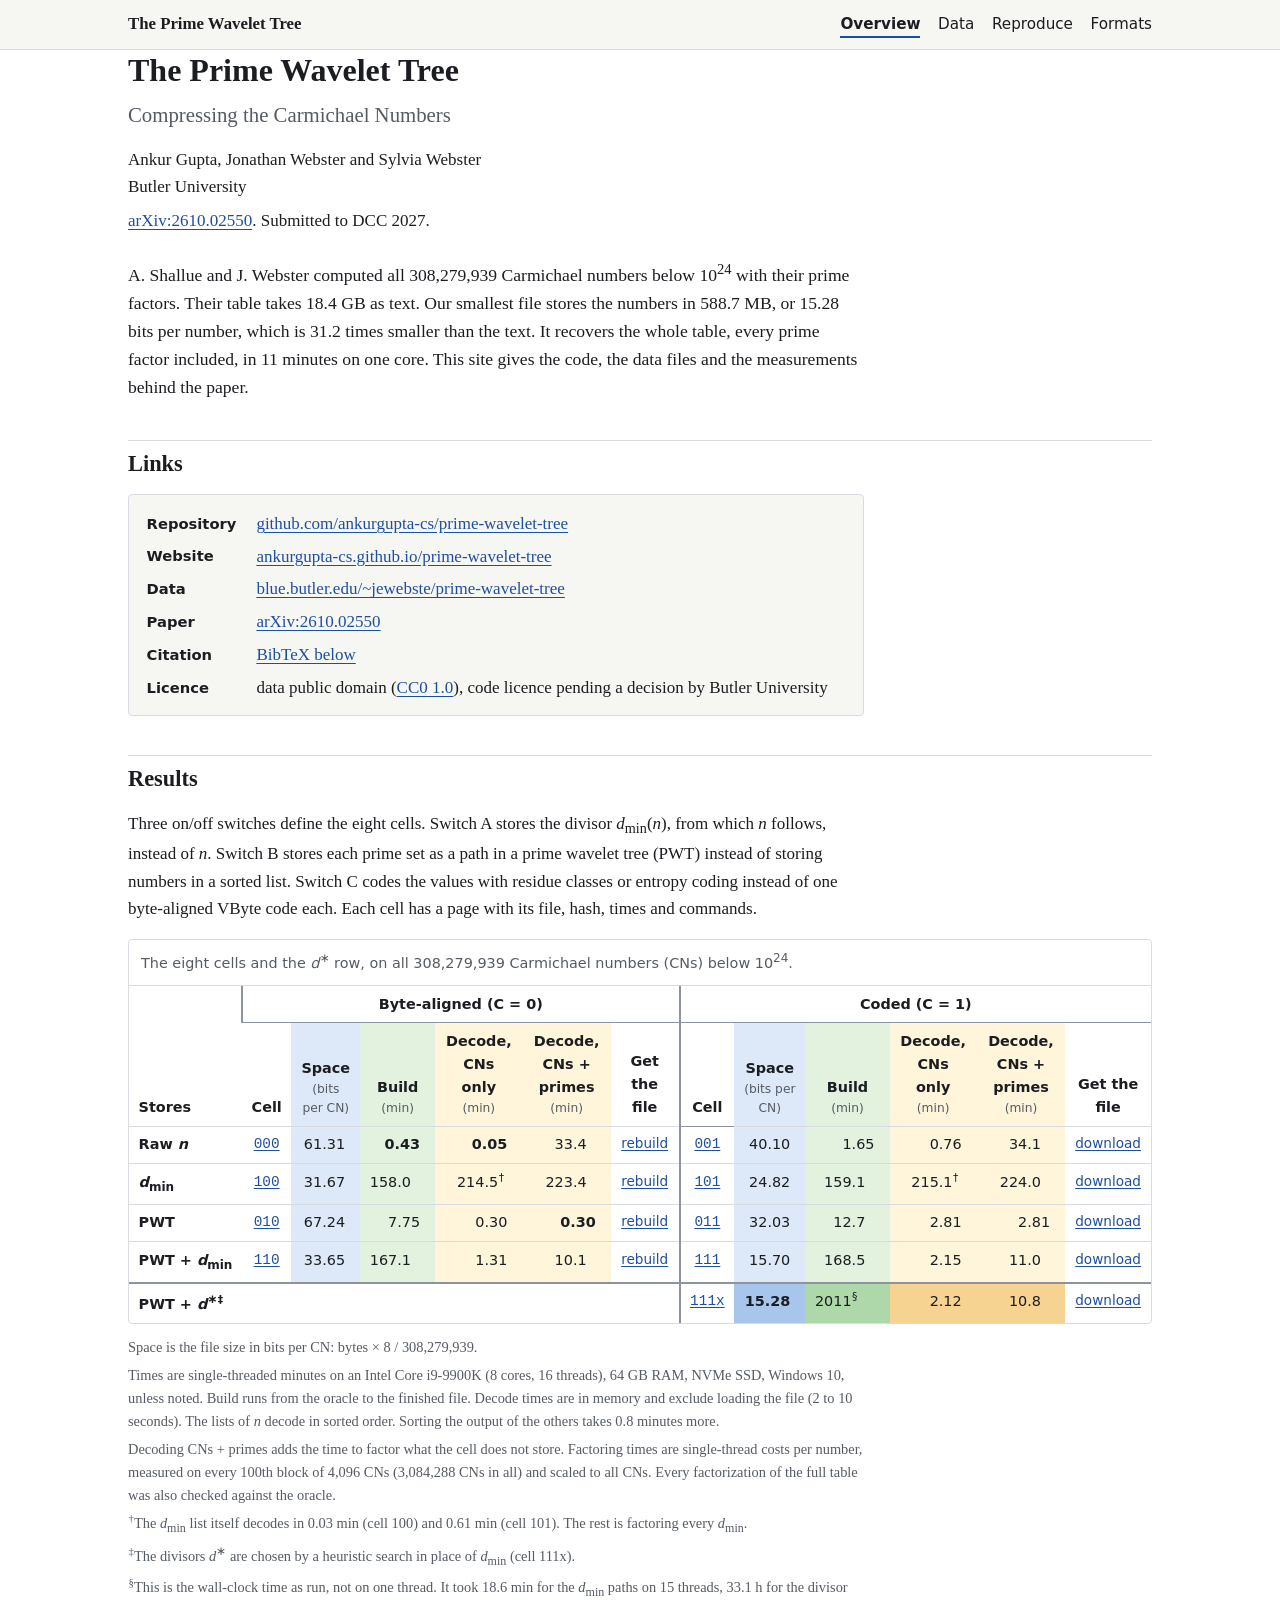
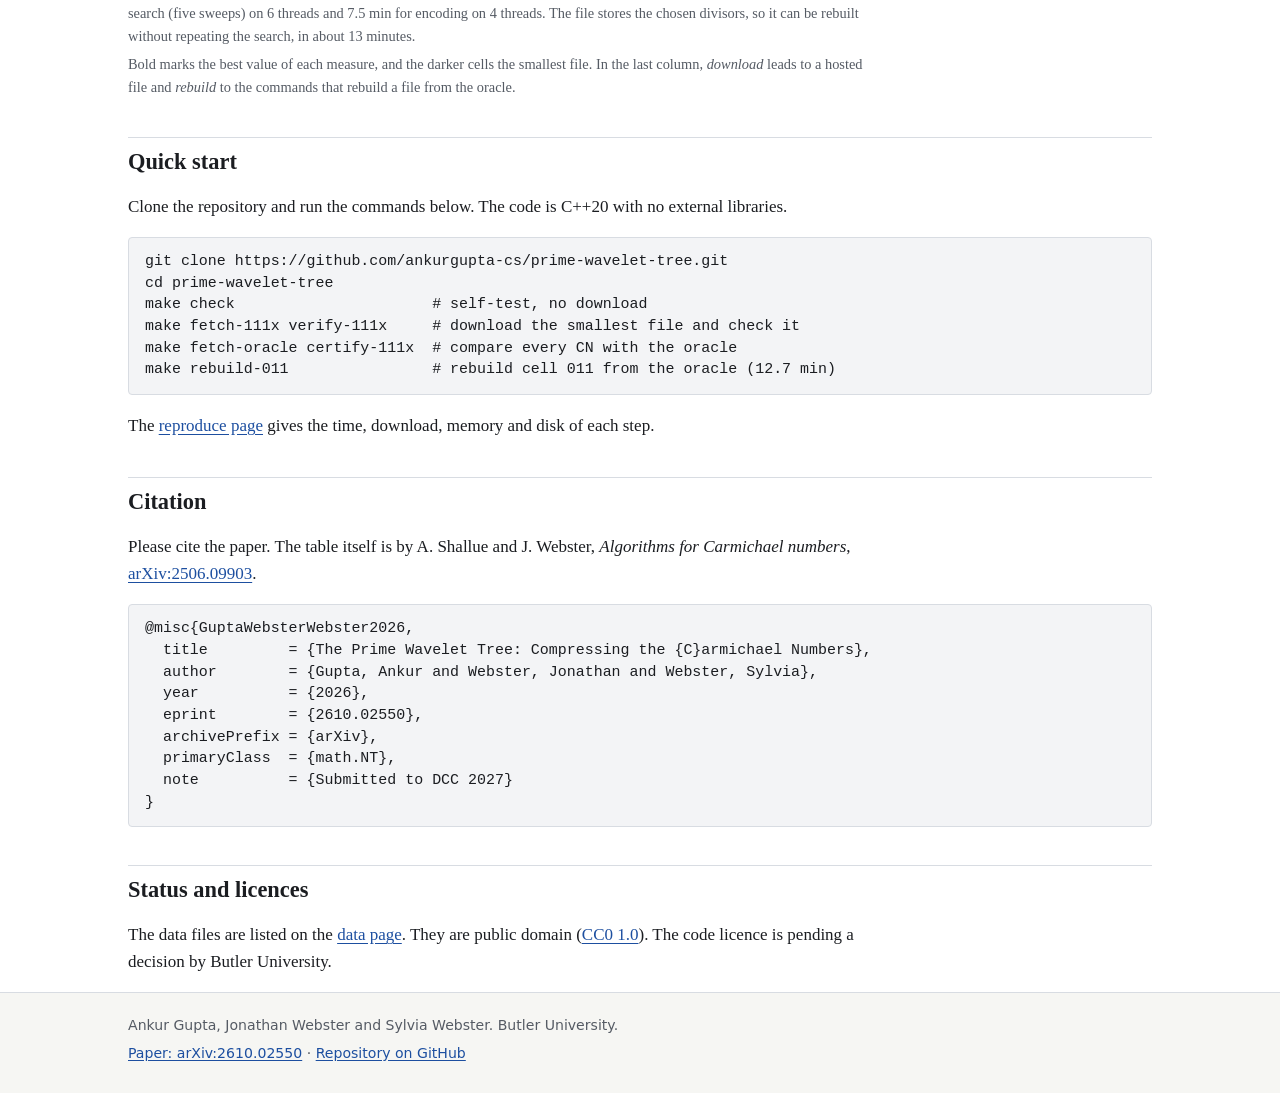
<file: docs/index.html>
<!doctype html>
<html lang="en">
<head>
<meta charset="utf-8">
<meta name="viewport" content="width=device-width, initial-scale=1">
<meta name="color-scheme" content="light dark">
<title>The Prime Wavelet Tree</title>
<meta name="description" content="Code, data and measurements for the paper The Prime Wavelet Tree: Compressing the Carmichael Numbers.">
<link rel="stylesheet" href="assets/style.css">
<link rel="icon" href="assets/favicon.svg" type="image/svg+xml">
<!-- generated by site/build_site.py from results/cells.tsv, the cell scripts and site/. Edit those, not this file. -->
</head>
<body>
<a class="skip" href="#main">Skip to the content</a>
<header class="site-header">
<div class="wrap bar">
<a class="brand" href="index.html">The Prime Wavelet Tree</a>
<nav aria-label="Site">
<ul>
<li><a href="index.html" aria-current="page">Overview</a></li>
<li><a href="data.html">Data</a></li>
<li><a href="reproduce.html">Reproduce</a></li>
<li><a href="formats.html">Formats</a></li>
</ul>
</nav>
</div>
</header>
<main id="main" class="wrap">
<div class="title-block">
<h1>The Prime Wavelet Tree</h1>
<p class="subtitle">Compressing the Carmichael Numbers</p>
<p class="authors">Ankur Gupta, Jonathan Webster and Sylvia Webster<br>Butler University</p>
<p class="paper-line"><a href="https://arxiv.org/abs/2610.02550">arXiv:2610.02550</a>. Submitted to DCC 2027.</p>
</div>
<p class="summary">A. Shallue and J. Webster computed all 308,279,939 Carmichael numbers below 10<sup>24</sup> with their prime factors. Their table takes 18.4 GB as text. Our smallest file stores the numbers in 588.7 MB, or 15.28 bits per number, which is 31.2 times smaller than the text. It recovers the whole table, every prime factor included, in 11 minutes on one core. This site gives the code, the data files and the measurements behind the paper.</p>
<section aria-labelledby="links">
<h2 id="links">Links</h2>
<dl class="links">
<dt>Repository</dt><dd><a href="https://github.com/ankurgupta-cs/prime-wavelet-tree">github.com/ankurgupta-cs/prime-wavelet-tree</a></dd>
<dt>Website</dt><dd><a href="https://ankurgupta-cs.github.io/prime-wavelet-tree/">ankurgupta-cs.github.io/prime-wavelet-tree</a></dd>
<dt>Data</dt><dd><a href="https://blue.butler.edu/~jewebste/prime-wavelet-tree/">blue.butler.edu/~jewebste/prime-wavelet-tree</a></dd>
<dt>Paper</dt><dd><a href="https://arxiv.org/abs/2610.02550">arXiv:2610.02550</a></dd>
<dt>Citation</dt><dd><a href="#cite">BibTeX below</a></dd>
<dt>Licence</dt><dd>data public domain (<a href="https://creativecommons.org/publicdomain/zero/1.0/">CC0 1.0</a>), code licence pending a decision by Butler University</dd>
</dl>
</section>
<section aria-labelledby="results">
<h2 id="results">Results</h2>
<p>Three on/off switches define the eight cells. Switch A stores the divisor <i>d</i><sub>min</sub>(<i>n</i>), from which <i>n</i> follows, instead of <i>n</i>. Switch B stores each prime set as a path in a prime wavelet tree (PWT) instead of storing numbers in a sorted list. Switch C codes the values with residue classes or entropy coding instead of one byte-aligned VByte code each. Each cell has a page with its file, hash, times and commands.</p>
<div class="table-wrap" role="region" aria-labelledby="abc-caption" tabindex="0">
<table class="abc">
<caption id="abc-caption">The eight cells and the <i>d</i><sup>&#8727;</sup> row, on all 308,279,939 Carmichael numbers (CNs) below 10<sup>24</sup>.</caption>
<colgroup><col></colgroup><colgroup span="6"></colgroup><colgroup span="6"></colgroup>
<thead>
<tr><th scope="col" rowspan="2" class="rowhead">Stores</th><th scope="colgroup" colspan="6" class="half">Byte-aligned (C = 0)</th><th scope="colgroup" colspan="6" class="half">Coded (C = 1)</th></tr>
<tr><th scope="col" class="tagcol">Cell</th><th scope="col" class="sp">Space <span class="unit">(bits per CN)</span></th><th scope="col" class="bd">Build <span class="unit">(min)</span></th><th scope="col" class="dc">Decode, CNs only <span class="unit">(min)</span></th><th scope="col" class="dc">Decode, CNs + primes <span class="unit">(min)</span></th><th scope="col" class="avail">Get the file</th><th scope="col" class="tagcol half">Cell</th><th scope="col" class="sp">Space <span class="unit">(bits per CN)</span></th><th scope="col" class="bd">Build <span class="unit">(min)</span></th><th scope="col" class="dc">Decode, CNs only <span class="unit">(min)</span></th><th scope="col" class="dc">Decode, CNs + primes <span class="unit">(min)</span></th><th scope="col" class="avail">Get the file</th></tr>
</thead>
<tbody>
<tr><th scope="row">Raw <i>n</i></th><td class="tag"><a href="cells/000.html">000</a></td><td class="num sp"><span class="ip">61</span><span class="fp">.31</span></td><td class="num bd"><strong><span class="ip">0</span><span class="fp">.43</span></strong></td><td class="num dc"><strong><span class="ip">0</span><span class="fp">.05</span></strong></td><td class="num dc"><span class="ip">33</span><span class="fp">.4</span></td><td class="avail"><a href="cells/000.html#build" aria-label="How to rebuild cell 000">rebuild</a></td><td class="tag half"><a href="cells/001.html">001</a></td><td class="num sp"><span class="ip">40</span><span class="fp">.10</span></td><td class="num bd"><span class="ip">1</span><span class="fp">.65</span></td><td class="num dc"><span class="ip">0</span><span class="fp">.76</span></td><td class="num dc"><span class="ip">34</span><span class="fp">.1</span></td><td class="avail"><a href="data.html#file-001" aria-label="Download details for cell 001">download</a></td></tr>
<tr><th scope="row"><i>d</i><sub>min</sub></th><td class="tag"><a href="cells/100.html">100</a></td><td class="num sp"><span class="ip">31</span><span class="fp">.67</span></td><td class="num bd"><span class="ip">158</span><span class="fp">.0</span></td><td class="num dc"><span class="ip">214</span><span class="fp">.5<sup class="mk">&#8224;</sup></span></td><td class="num dc"><span class="ip">223</span><span class="fp">.4</span></td><td class="avail"><a href="cells/100.html#build" aria-label="How to rebuild cell 100">rebuild</a></td><td class="tag half"><a href="cells/101.html">101</a></td><td class="num sp"><span class="ip">24</span><span class="fp">.82</span></td><td class="num bd"><span class="ip">159</span><span class="fp">.1</span></td><td class="num dc"><span class="ip">215</span><span class="fp">.1<sup class="mk">&#8224;</sup></span></td><td class="num dc"><span class="ip">224</span><span class="fp">.0</span></td><td class="avail"><a href="data.html#file-101" aria-label="Download details for cell 101">download</a></td></tr>
<tr><th scope="row">PWT</th><td class="tag"><a href="cells/010.html">010</a></td><td class="num sp"><span class="ip">67</span><span class="fp">.24</span></td><td class="num bd"><span class="ip">7</span><span class="fp">.75</span></td><td class="num dc"><span class="ip">0</span><span class="fp">.30</span></td><td class="num dc"><strong><span class="ip">0</span><span class="fp">.30</span></strong></td><td class="avail"><a href="cells/010.html#build" aria-label="How to rebuild cell 010">rebuild</a></td><td class="tag half"><a href="cells/011.html">011</a></td><td class="num sp"><span class="ip">32</span><span class="fp">.03</span></td><td class="num bd"><span class="ip">12</span><span class="fp">.7</span></td><td class="num dc"><span class="ip">2</span><span class="fp">.81</span></td><td class="num dc"><span class="ip">2</span><span class="fp">.81</span></td><td class="avail"><a href="data.html#file-011" aria-label="Download details for cell 011">download</a></td></tr>
<tr><th scope="row">PWT + <i>d</i><sub>min</sub></th><td class="tag"><a href="cells/110.html">110</a></td><td class="num sp"><span class="ip">33</span><span class="fp">.65</span></td><td class="num bd"><span class="ip">167</span><span class="fp">.1</span></td><td class="num dc"><span class="ip">1</span><span class="fp">.31</span></td><td class="num dc"><span class="ip">10</span><span class="fp">.1</span></td><td class="avail"><a href="cells/110.html#build" aria-label="How to rebuild cell 110">rebuild</a></td><td class="tag half"><a href="cells/111.html">111</a></td><td class="num sp"><span class="ip">15</span><span class="fp">.70</span></td><td class="num bd"><span class="ip">168</span><span class="fp">.5</span></td><td class="num dc"><span class="ip">2</span><span class="fp">.15</span></td><td class="num dc"><span class="ip">11</span><span class="fp">.0</span></td><td class="avail"><a href="data.html#file-111" aria-label="Download details for cell 111">download</a></td></tr>
<tr class="sep"><th scope="row">PWT + <i>d</i><sup>&#8727;</sup><sup class="mk">&#8225;</sup></th><td class="blank" colspan="6"></td><td class="tag half"><a href="cells/111x.html">111x</a></td><td class="num sp dk"><strong><span class="ip">15</span><span class="fp">.28</span></strong></td><td class="num bd dk"><span class="ip">2011</span><span class="fp"><sup class="mk">&#167;</sup></span></td><td class="num dc dk"><span class="ip">2</span><span class="fp">.12</span></td><td class="num dc dk"><span class="ip">10</span><span class="fp">.8</span></td><td class="avail"><a href="data.html#file-111x" aria-label="Download details for cell 111x">download</a></td></tr>
</tbody>
</table>
</div>
<div class="table-notes">
<p>Space is the file size in bits per CN: bytes &times; 8 / 308,279,939.</p>
<p>Times are single-threaded minutes on an Intel Core i9-9900K (8 cores, 16 threads), 64 GB RAM, NVMe SSD, Windows 10, unless noted. Build runs from the oracle to the finished file. Decode times are in memory and exclude loading the file (2 to 10 seconds). The lists of <i>n</i> decode in sorted order. Sorting the output of the others takes 0.8 minutes more.</p>
<p>Decoding CNs + primes adds the time to factor what the cell does not store. Factoring times are single-thread costs per number, measured on every 100th block of 4,096 CNs (3,084,288 CNs in all) and scaled to all CNs. Every factorization of the full table was also checked against the oracle.</p>
<p><sup class="mk">&#8224;</sup>The <i>d</i><sub>min</sub> list itself decodes in 0.03 min (cell 100) and 0.61 min (cell 101). The rest is factoring every <i>d</i><sub>min</sub>.</p>
<p><sup class="mk">&#8225;</sup>The divisors <i>d</i><sup>&#8727;</sup> are chosen by a heuristic search in place of <i>d</i><sub>min</sub> (cell 111x).</p>
<p><sup class="mk">&#167;</sup>This is the wall-clock time as run, not on one thread. It took 18.6 min for the <i>d</i><sub>min</sub> paths on 15 threads, 33.1 h for the divisor search (five sweeps) on 6 threads and 7.5 min for encoding on 4 threads. The file stores the chosen divisors, so it can be rebuilt without repeating the search, in about 13 minutes.</p>
<p>Bold marks the best value of each measure, and the darker cells the smallest file. In the last column, <em>download</em> leads to a hosted file and <em>rebuild</em> to the commands that rebuild a file from the oracle.</p>
</div>
</section>
<section aria-labelledby="quick-start">
<h2 id="quick-start">Quick start</h2>
<p>Clone the repository and run the commands below. The code is C++20 with no external libraries.</p>
<pre><code>git clone https://github.com/ankurgupta-cs/prime-wavelet-tree.git
cd prime-wavelet-tree
make check                      # self-test, no download
make fetch-111x verify-111x     # download the smallest file and check it
make fetch-oracle certify-111x  # compare every CN with the oracle
make rebuild-011                # rebuild cell 011 from the oracle (12.7 min)</code></pre>
<p>The <a href="reproduce.html">reproduce page</a> gives the time, download, memory and disk of each step.</p>
</section>
<section aria-labelledby="cite">
<h2 id="cite">Citation</h2>
<p>Please cite the paper. The table itself is by A. Shallue and J. Webster, <em>Algorithms for Carmichael numbers</em>, <a href="https://arxiv.org/abs/2506.09903">arXiv:2506.09903</a>.</p>
<pre><code>@misc{GuptaWebsterWebster2026,
  title         = {The Prime Wavelet Tree: Compressing the {C}armichael Numbers},
  author        = {Gupta, Ankur and Webster, Jonathan and Webster, Sylvia},
  year          = {2026},
  eprint        = {2610.02550},
  archivePrefix = {arXiv},
  primaryClass  = {math.NT},
  note          = {Submitted to DCC 2027}
}</code></pre>
</section>
<section aria-labelledby="status">
<h2 id="status">Status and licences</h2>
<p>The data files are listed on the <a href="data.html">data page</a>. They are public domain (<a href="https://creativecommons.org/publicdomain/zero/1.0/">CC0 1.0</a>). The code licence is pending a decision by Butler University.</p>
</section>
</main>
<footer class="site-footer">
<div class="wrap">
<p>Ankur Gupta, Jonathan Webster and Sylvia Webster. Butler University.</p>
<p><a href="https://arxiv.org/abs/2610.02550">Paper: arXiv:2610.02550</a> <span aria-hidden="true">&middot;</span> <a href="https://github.com/ankurgupta-cs/prime-wavelet-tree">Repository on GitHub</a></p>
</div>
</footer>
</body>
</html>
</file>
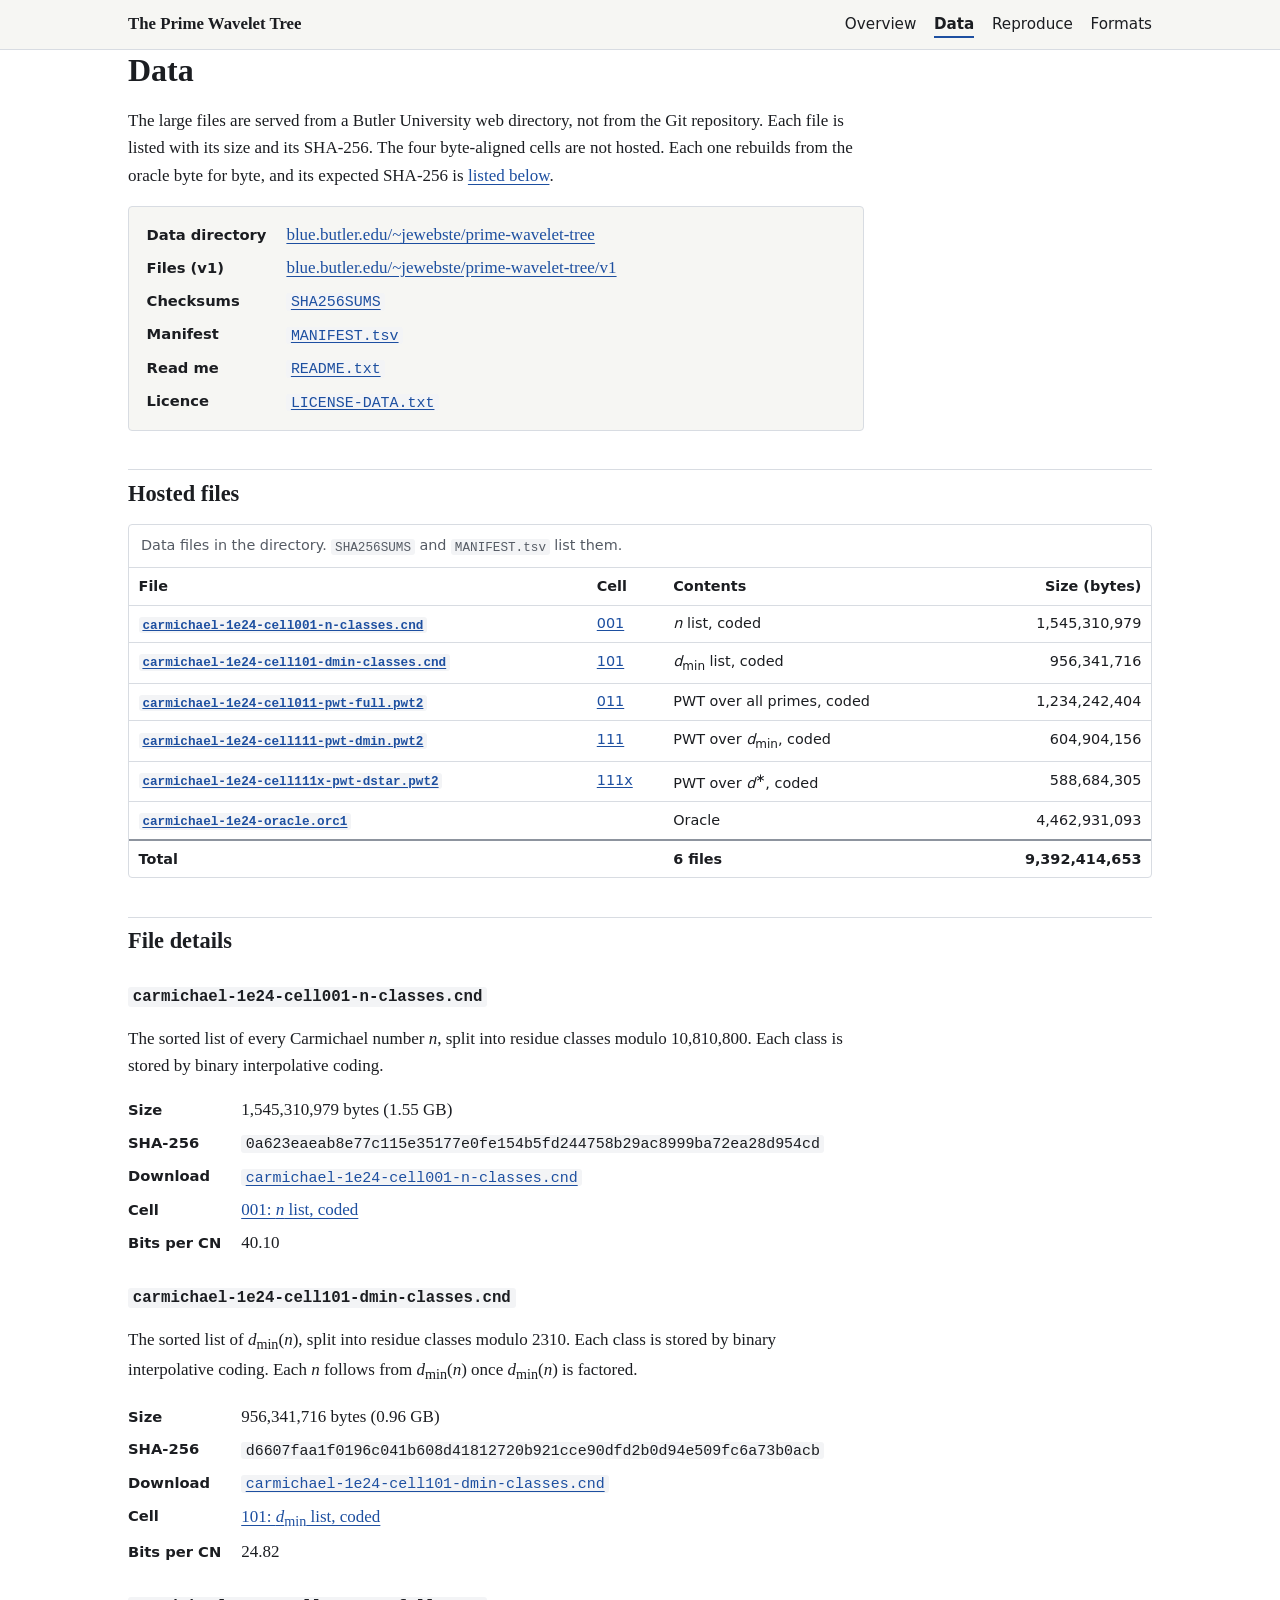
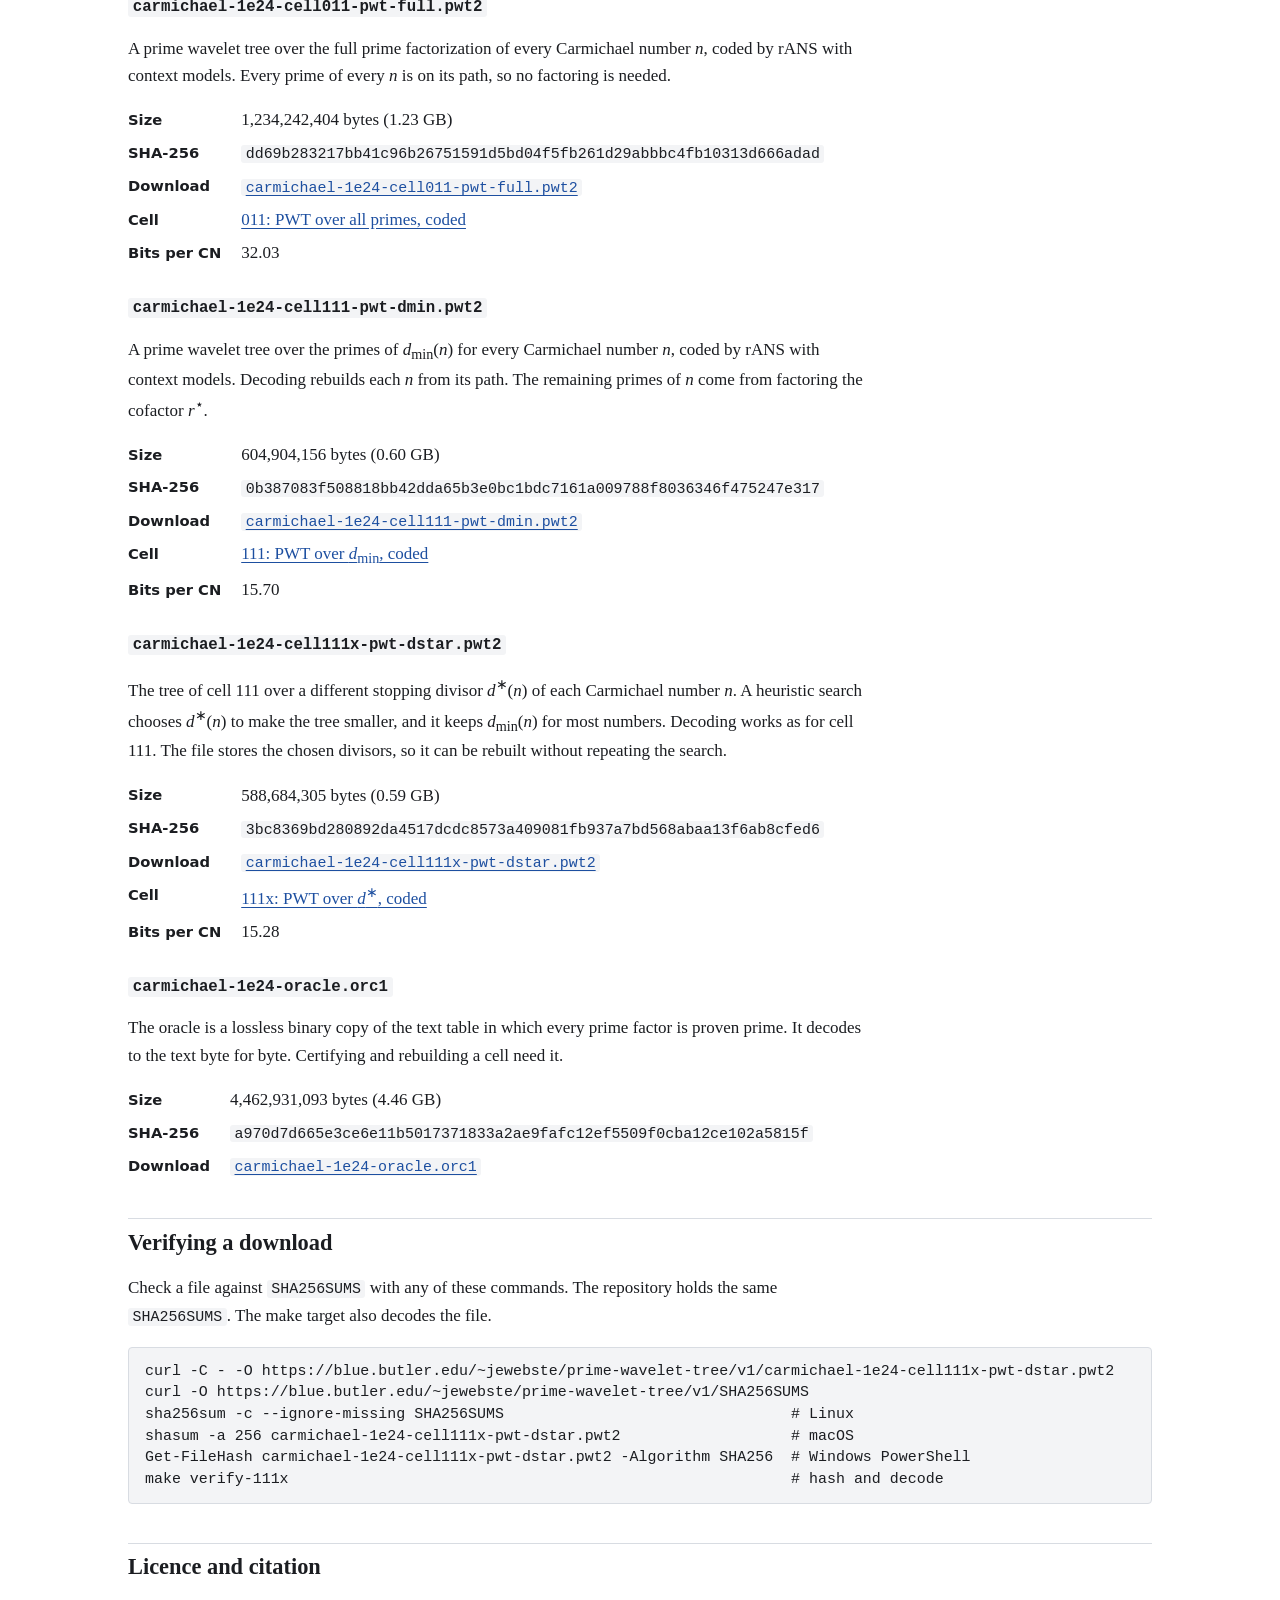
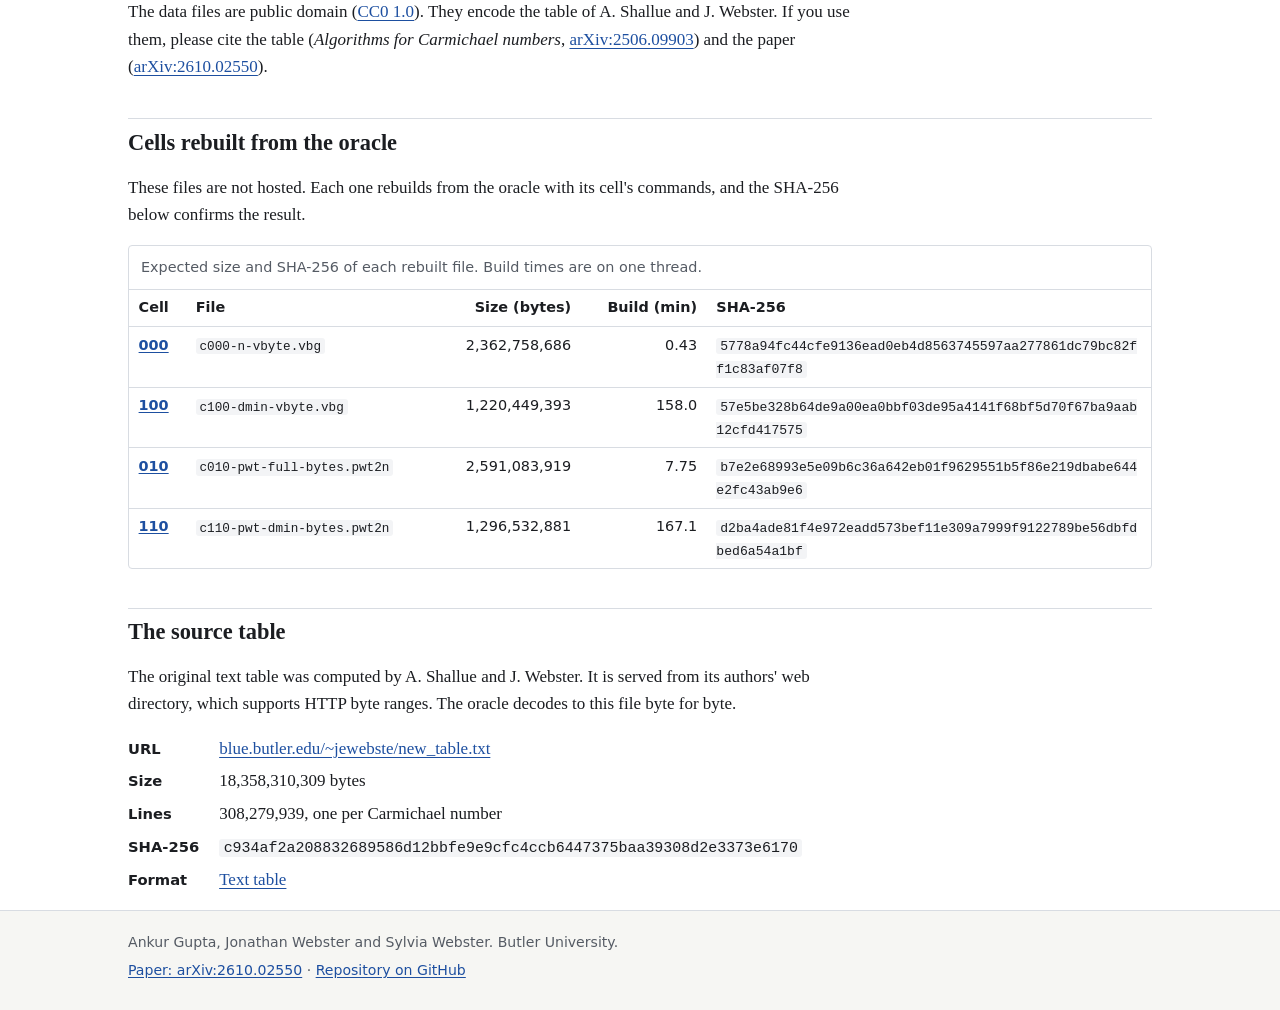
<file: docs/data.html>
<!doctype html>
<html lang="en">
<head>
<meta charset="utf-8">
<meta name="viewport" content="width=device-width, initial-scale=1">
<meta name="color-scheme" content="light dark">
<title>Data | The Prime Wavelet Tree</title>
<meta name="description" content="Hosted files with their sizes and SHA-256 hashes.">
<link rel="stylesheet" href="assets/style.css">
<link rel="icon" href="assets/favicon.svg" type="image/svg+xml">
<!-- generated by site/build_site.py from results/cells.tsv, the cell scripts and site/. Edit those, not this file. -->
</head>
<body>
<a class="skip" href="#main">Skip to the content</a>
<header class="site-header">
<div class="wrap bar">
<a class="brand" href="index.html">The Prime Wavelet Tree</a>
<nav aria-label="Site">
<ul>
<li><a href="index.html">Overview</a></li>
<li><a href="data.html" aria-current="page">Data</a></li>
<li><a href="reproduce.html">Reproduce</a></li>
<li><a href="formats.html">Formats</a></li>
</ul>
</nav>
</div>
</header>
<main id="main" class="wrap">
<h1>Data</h1>
<p>The large files are served from a Butler University web directory, not from the Git repository. Each file is listed with its size and its SHA-256. The four byte-aligned cells are not hosted. Each one rebuilds from the oracle byte for byte, and its expected SHA-256 is <a href="#rebuild-only">listed below</a>.</p>
<dl class="links">
<dt>Data directory</dt><dd><a href="https://blue.butler.edu/~jewebste/prime-wavelet-tree/">blue.butler.edu/~jewebste/prime-wavelet-tree</a></dd>
<dt>Files (v1)</dt><dd><a href="https://blue.butler.edu/~jewebste/prime-wavelet-tree/v1/">blue.butler.edu/~jewebste/prime-wavelet-tree/v1</a></dd>
<dt>Checksums</dt><dd><a href="https://blue.butler.edu/~jewebste/prime-wavelet-tree/v1/SHA256SUMS"><code>SHA256SUMS</code></a></dd>
<dt>Manifest</dt><dd><a href="https://blue.butler.edu/~jewebste/prime-wavelet-tree/v1/MANIFEST.tsv"><code>MANIFEST.tsv</code></a></dd>
<dt>Read me</dt><dd><a href="https://blue.butler.edu/~jewebste/prime-wavelet-tree/v1/README.txt"><code>README.txt</code></a></dd>
<dt>Licence</dt><dd><a href="https://blue.butler.edu/~jewebste/prime-wavelet-tree/v1/LICENSE-DATA.txt"><code>LICENSE-DATA.txt</code></a></dd>
</dl>
<h2 id="hosted">Hosted files</h2>
<div class="table-wrap" role="region" aria-labelledby="hosted-caption" tabindex="0">
<table class="list">
<caption id="hosted-caption">Data files in the directory. <code>SHA256SUMS</code> and <code>MANIFEST.tsv</code> list them.</caption>
<thead><tr><th scope="col">File</th><th scope="col">Cell</th><th scope="col">Contents</th><th scope="col" class="num">Size (bytes)</th></tr></thead>
<tbody>
<tr><th scope="row"><a href="#file-001"><code>carmichael-1e24-cell001-n-classes.cnd</code></a></th><td><a href="cells/001.html">001</a></td><td><i>n</i> list, coded</td><td class="num">1,545,310,979</td></tr>
<tr><th scope="row"><a href="#file-101"><code>carmichael-1e24-cell101-dmin-classes.cnd</code></a></th><td><a href="cells/101.html">101</a></td><td><i>d</i><sub>min</sub> list, coded</td><td class="num">956,341,716</td></tr>
<tr><th scope="row"><a href="#file-011"><code>carmichael-1e24-cell011-pwt-full.pwt2</code></a></th><td><a href="cells/011.html">011</a></td><td>PWT over all primes, coded</td><td class="num">1,234,242,404</td></tr>
<tr><th scope="row"><a href="#file-111"><code>carmichael-1e24-cell111-pwt-dmin.pwt2</code></a></th><td><a href="cells/111.html">111</a></td><td>PWT over <i>d</i><sub>min</sub>, coded</td><td class="num">604,904,156</td></tr>
<tr><th scope="row"><a href="#file-111x"><code>carmichael-1e24-cell111x-pwt-dstar.pwt2</code></a></th><td><a href="cells/111x.html">111x</a></td><td>PWT over <i>d</i><sup>&#8727;</sup>, coded</td><td class="num">588,684,305</td></tr>
<tr><th scope="row"><a href="#file-oracle"><code>carmichael-1e24-oracle.orc1</code></a></th><td></td><td>Oracle</td><td class="num">4,462,931,093</td></tr>
<tr class="total"><th scope="row">Total</th><td></td><td>6 files</td><td class="num">9,392,414,653</td></tr>
</tbody>
</table>
</div>
<h2 id="details">File details</h2>
<section class="file" aria-labelledby="file-001">
<h3 id="file-001"><code>carmichael-1e24-cell001-n-classes.cnd</code></h3>
<p>The sorted list of every Carmichael number <i>n</i>, split into residue classes modulo 10,810,800. Each class is stored by binary interpolative coding.</p>
<dl class="facts">
<dt>Size</dt><dd>1,545,310,979 bytes (1.55 GB)</dd>
<dt>SHA-256</dt><dd><code class="hash">0a623eaeab8e77c115e35177e0fe154b5fd244758b29ac8999ba72ea28d954cd</code></dd>
<dt>Download</dt><dd><a href="https://blue.butler.edu/~jewebste/prime-wavelet-tree/v1/carmichael-1e24-cell001-n-classes.cnd"><code>carmichael-1e24-cell001-n-classes.cnd</code></a></dd>
<dt>Cell</dt><dd><a href="cells/001.html">001: <i>n</i> list, coded</a></dd>
<dt>Bits per CN</dt><dd>40.10</dd>
</dl>
</section>
<section class="file" aria-labelledby="file-101">
<h3 id="file-101"><code>carmichael-1e24-cell101-dmin-classes.cnd</code></h3>
<p>The sorted list of <i>d</i><sub>min</sub>(<i>n</i>), split into residue classes modulo 2310. Each class is stored by binary interpolative coding. Each <i>n</i> follows from <i>d</i><sub>min</sub>(<i>n</i>) once <i>d</i><sub>min</sub>(<i>n</i>) is factored.</p>
<dl class="facts">
<dt>Size</dt><dd>956,341,716 bytes (0.96 GB)</dd>
<dt>SHA-256</dt><dd><code class="hash">d6607faa1f0196c041b608d41812720b921cce90dfd2b0d94e509fc6a73b0acb</code></dd>
<dt>Download</dt><dd><a href="https://blue.butler.edu/~jewebste/prime-wavelet-tree/v1/carmichael-1e24-cell101-dmin-classes.cnd"><code>carmichael-1e24-cell101-dmin-classes.cnd</code></a></dd>
<dt>Cell</dt><dd><a href="cells/101.html">101: <i>d</i><sub>min</sub> list, coded</a></dd>
<dt>Bits per CN</dt><dd>24.82</dd>
</dl>
</section>
<section class="file" aria-labelledby="file-011">
<h3 id="file-011"><code>carmichael-1e24-cell011-pwt-full.pwt2</code></h3>
<p>A prime wavelet tree over the full prime factorization of every Carmichael number <i>n</i>, coded by rANS with context models. Every prime of every <i>n</i> is on its path, so no factoring is needed.</p>
<dl class="facts">
<dt>Size</dt><dd>1,234,242,404 bytes (1.23 GB)</dd>
<dt>SHA-256</dt><dd><code class="hash">dd69b283217bb41c96b26751591d5bd04f5fb261d29abbbc4fb10313d666adad</code></dd>
<dt>Download</dt><dd><a href="https://blue.butler.edu/~jewebste/prime-wavelet-tree/v1/carmichael-1e24-cell011-pwt-full.pwt2"><code>carmichael-1e24-cell011-pwt-full.pwt2</code></a></dd>
<dt>Cell</dt><dd><a href="cells/011.html">011: PWT over all primes, coded</a></dd>
<dt>Bits per CN</dt><dd>32.03</dd>
</dl>
</section>
<section class="file" aria-labelledby="file-111">
<h3 id="file-111"><code>carmichael-1e24-cell111-pwt-dmin.pwt2</code></h3>
<p>A prime wavelet tree over the primes of <i>d</i><sub>min</sub>(<i>n</i>) for every Carmichael number <i>n</i>, coded by rANS with context models. Decoding rebuilds each <i>n</i> from its path. The remaining primes of <i>n</i> come from factoring the cofactor <i>r</i><sup>&#8902;</sup>.</p>
<dl class="facts">
<dt>Size</dt><dd>604,904,156 bytes (0.60 GB)</dd>
<dt>SHA-256</dt><dd><code class="hash">0b387083f508818bb42dda65b3e0bc1bdc7161a009788f8036346f475247e317</code></dd>
<dt>Download</dt><dd><a href="https://blue.butler.edu/~jewebste/prime-wavelet-tree/v1/carmichael-1e24-cell111-pwt-dmin.pwt2"><code>carmichael-1e24-cell111-pwt-dmin.pwt2</code></a></dd>
<dt>Cell</dt><dd><a href="cells/111.html">111: PWT over <i>d</i><sub>min</sub>, coded</a></dd>
<dt>Bits per CN</dt><dd>15.70</dd>
</dl>
</section>
<section class="file" aria-labelledby="file-111x">
<h3 id="file-111x"><code>carmichael-1e24-cell111x-pwt-dstar.pwt2</code></h3>
<p>The tree of cell 111 over a different stopping divisor <i>d</i><sup>&#8727;</sup>(<i>n</i>) of each Carmichael number <i>n</i>. A heuristic search chooses <i>d</i><sup>&#8727;</sup>(<i>n</i>) to make the tree smaller, and it keeps <i>d</i><sub>min</sub>(<i>n</i>) for most numbers. Decoding works as for cell 111. The file stores the chosen divisors, so it can be rebuilt without repeating the search.</p>
<dl class="facts">
<dt>Size</dt><dd>588,684,305 bytes (0.59 GB)</dd>
<dt>SHA-256</dt><dd><code class="hash">3bc8369bd280892da4517dcdc8573a409081fb937a7bd568abaa13f6ab8cfed6</code></dd>
<dt>Download</dt><dd><a href="https://blue.butler.edu/~jewebste/prime-wavelet-tree/v1/carmichael-1e24-cell111x-pwt-dstar.pwt2"><code>carmichael-1e24-cell111x-pwt-dstar.pwt2</code></a></dd>
<dt>Cell</dt><dd><a href="cells/111x.html">111x: PWT over <i>d</i><sup>&#8727;</sup>, coded</a></dd>
<dt>Bits per CN</dt><dd>15.28</dd>
</dl>
</section>
<section class="file" aria-labelledby="file-oracle">
<h3 id="file-oracle"><code>carmichael-1e24-oracle.orc1</code></h3>
<p>The oracle is a lossless binary copy of the text table in which every prime factor is proven prime. It decodes to the text byte for byte. Certifying and rebuilding a cell need it.</p>
<dl class="facts">
<dt>Size</dt><dd>4,462,931,093 bytes (4.46 GB)</dd>
<dt>SHA-256</dt><dd><code class="hash">a970d7d665e3ce6e11b5017371833a2ae9fafc12ef5509f0cba12ce102a5815f</code></dd>
<dt>Download</dt><dd><a href="https://blue.butler.edu/~jewebste/prime-wavelet-tree/v1/carmichael-1e24-oracle.orc1"><code>carmichael-1e24-oracle.orc1</code></a></dd>
</dl>
</section>
<h2 id="verify">Verifying a download</h2>
<p>Check a file against <code>SHA256SUMS</code> with any of these commands. The repository holds the same <code>SHA256SUMS</code>. The make target also decodes the file.</p>
<pre><code>curl -C - -O https://blue.butler.edu/~jewebste/prime-wavelet-tree/v1/carmichael-1e24-cell111x-pwt-dstar.pwt2
curl -O https://blue.butler.edu/~jewebste/prime-wavelet-tree/v1/SHA256SUMS
sha256sum -c --ignore-missing SHA256SUMS                                # Linux
shasum -a 256 carmichael-1e24-cell111x-pwt-dstar.pwt2                   # macOS
Get-FileHash carmichael-1e24-cell111x-pwt-dstar.pwt2 -Algorithm SHA256  # Windows PowerShell
make verify-111x                                                        # hash and decode</code></pre>
<h2 id="licence">Licence and citation</h2>
<p>The data files are public domain (<a href="https://creativecommons.org/publicdomain/zero/1.0/">CC0 1.0</a>). They encode the table of A. Shallue and J. Webster. If you use them, please cite the table (<em>Algorithms for Carmichael numbers</em>, <a href="https://arxiv.org/abs/2506.09903">arXiv:2506.09903</a>) and the paper (<a href="https://arxiv.org/abs/2610.02550">arXiv:2610.02550</a>).</p>
<h2 id="rebuild-only">Cells rebuilt from the oracle</h2>
<p>These files are not hosted. Each one rebuilds from the oracle with its cell's commands, and the SHA-256 below confirms the result.</p>
<div class="table-wrap" role="region" aria-labelledby="rebuild-caption" tabindex="0">
<table class="list">
<caption id="rebuild-caption">Expected size and SHA-256 of each rebuilt file. Build times are on one thread.</caption>
<thead><tr><th scope="col">Cell</th><th scope="col">File</th><th scope="col" class="num">Size (bytes)</th><th scope="col" class="num">Build (min)</th><th scope="col">SHA-256</th></tr></thead>
<tbody>
<tr><th scope="row"><a href="cells/000.html">000</a></th><td><code>c000-n-vbyte.vbg</code></td><td class="num">2,362,758,686</td><td class="num">0.43</td><td class="hashcell"><code class="hash">5778a94fc44cfe9136ead0eb4d8563745597aa277861dc79bc82ff1c83af07f8</code></td></tr>
<tr><th scope="row"><a href="cells/100.html">100</a></th><td><code>c100-dmin-vbyte.vbg</code></td><td class="num">1,220,449,393</td><td class="num">158.0</td><td class="hashcell"><code class="hash">57e5be328b64de9a00ea0bbf03de95a4141f68bf5d70f67ba9aab12cfd417575</code></td></tr>
<tr><th scope="row"><a href="cells/010.html">010</a></th><td><code>c010-pwt-full-bytes.pwt2n</code></td><td class="num">2,591,083,919</td><td class="num">7.75</td><td class="hashcell"><code class="hash">b7e2e68993e5e09b6c36a642eb01f9629551b5f86e219dbabe644e2fc43ab9e6</code></td></tr>
<tr><th scope="row"><a href="cells/110.html">110</a></th><td><code>c110-pwt-dmin-bytes.pwt2n</code></td><td class="num">1,296,532,881</td><td class="num">167.1</td><td class="hashcell"><code class="hash">d2ba4ade81f4e972eadd573bef11e309a7999f9122789be56dbfdbed6a54a1bf</code></td></tr>
</tbody>
</table>
</div>
<h2 id="text">The source table</h2>
<p>The original text table was computed by A. Shallue and J. Webster. It is served from its authors' web directory, which supports HTTP byte ranges. The oracle decodes to this file byte for byte.</p>
<dl class="facts">
<dt>URL</dt><dd><a href="https://blue.butler.edu/~jewebste/new_table.txt">blue.butler.edu/~jewebste/new_table.txt</a></dd>
<dt>Size</dt><dd>18,358,310,309 bytes</dd>
<dt>Lines</dt><dd>308,279,939, one per Carmichael number</dd>
<dt>SHA-256</dt><dd><code class="hash">c934af2a208832689586d12bbfe9e9cfc4ccb6447375baa39308d2e3373e6170</code></dd>
<dt>Format</dt><dd><a href="formats.html#text">Text table</a></dd>
</dl>
</main>
<footer class="site-footer">
<div class="wrap">
<p>Ankur Gupta, Jonathan Webster and Sylvia Webster. Butler University.</p>
<p><a href="https://arxiv.org/abs/2610.02550">Paper: arXiv:2610.02550</a> <span aria-hidden="true">&middot;</span> <a href="https://github.com/ankurgupta-cs/prime-wavelet-tree">Repository on GitHub</a></p>
</div>
</footer>
</body>
</html>
</file>
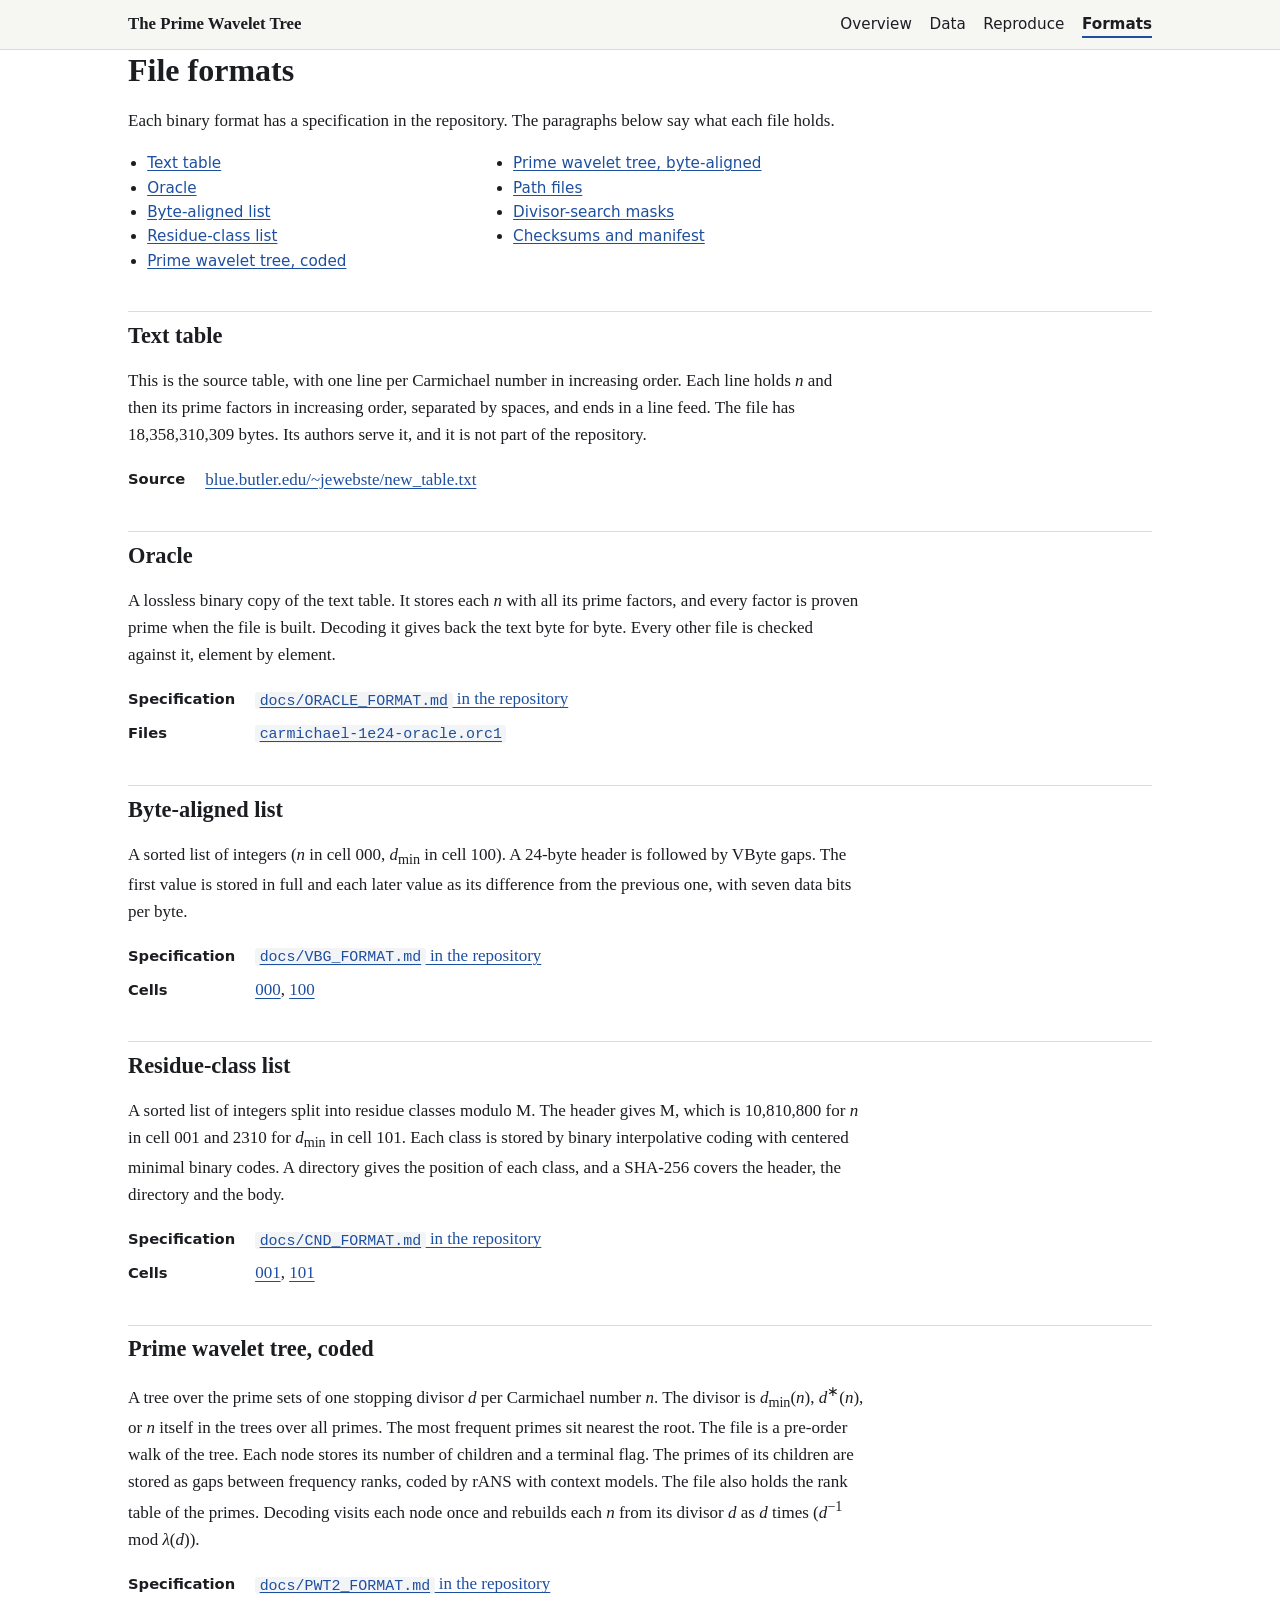
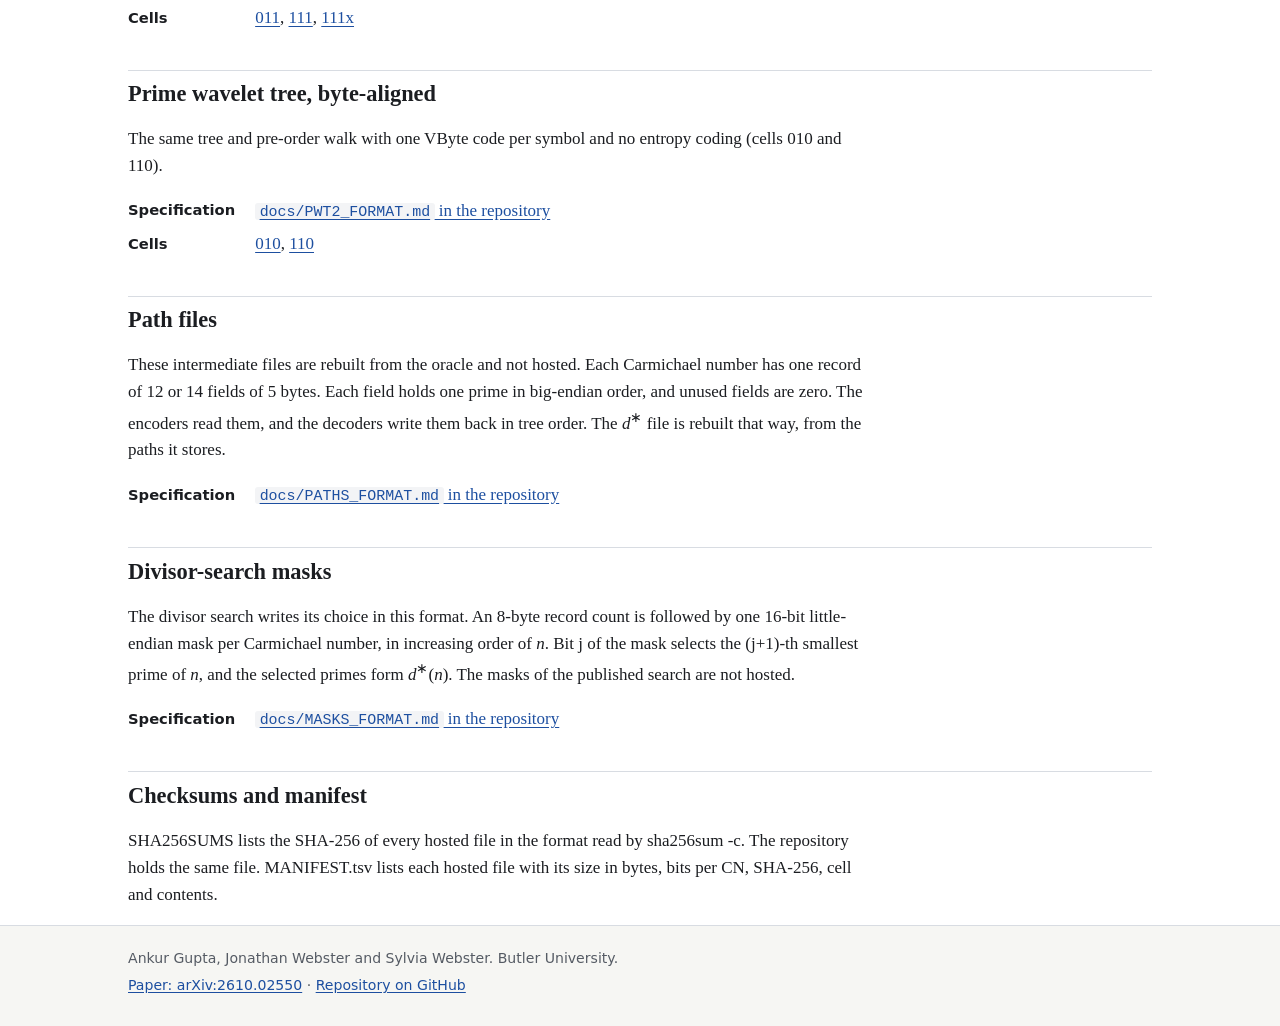
<file: docs/formats.html>
<!doctype html>
<html lang="en">
<head>
<meta charset="utf-8">
<meta name="viewport" content="width=device-width, initial-scale=1">
<meta name="color-scheme" content="light dark">
<title>File formats | The Prime Wavelet Tree</title>
<meta name="description" content="What each file format holds, with links to the specifications.">
<link rel="stylesheet" href="assets/style.css">
<link rel="icon" href="assets/favicon.svg" type="image/svg+xml">
<!-- generated by site/build_site.py from results/cells.tsv, the cell scripts and site/. Edit those, not this file. -->
</head>
<body>
<a class="skip" href="#main">Skip to the content</a>
<header class="site-header">
<div class="wrap bar">
<a class="brand" href="index.html">The Prime Wavelet Tree</a>
<nav aria-label="Site">
<ul>
<li><a href="index.html">Overview</a></li>
<li><a href="data.html">Data</a></li>
<li><a href="reproduce.html">Reproduce</a></li>
<li><a href="formats.html" aria-current="page">Formats</a></li>
</ul>
</nav>
</div>
</header>
<main id="main" class="wrap">
<h1>File formats</h1>
<p>Each binary format has a specification in the repository. The paragraphs below say what each file holds.</p>
<nav aria-label="Formats on this page"><ul class="toc">
<li><a href="#text">Text table</a></li>
<li><a href="#oracle">Oracle</a></li>
<li><a href="#vbyte_list">Byte-aligned list</a></li>
<li><a href="#class_list">Residue-class list</a></li>
<li><a href="#pwt">Prime wavelet tree, coded</a></li>
<li><a href="#pwt_bytes">Prime wavelet tree, byte-aligned</a></li>
<li><a href="#paths">Path files</a></li>
<li><a href="#masks">Divisor-search masks</a></li>
<li><a href="#checksums">Checksums and manifest</a></li>
</ul></nav>
<section aria-labelledby="text">
<h2 id="text">Text table</h2>
<p>This is the source table, with one line per Carmichael number in increasing order. Each line holds <i>n</i> and then its prime factors in increasing order, separated by spaces, and ends in a line feed. The file has 18,358,310,309 bytes. Its authors serve it, and it is not part of the repository.</p>
<dl class="facts">
<dt>Source</dt><dd><a href="https://blue.butler.edu/~jewebste/new_table.txt">blue.butler.edu/~jewebste/new_table.txt</a></dd>
</dl>
</section>
<section aria-labelledby="oracle">
<h2 id="oracle">Oracle</h2>
<p>A lossless binary copy of the text table. It stores each <i>n</i> with all its prime factors, and every factor is proven prime when the file is built. Decoding it gives back the text byte for byte. Every other file is checked against it, element by element.</p>
<dl class="facts">
<dt>Specification</dt><dd><a href="https://github.com/ankurgupta-cs/prime-wavelet-tree/blob/main/docs/ORACLE_FORMAT.md"><code>docs/ORACLE_FORMAT.md</code> in the repository</a></dd>
<dt>Files</dt><dd><a href="data.html#file-oracle"><code>carmichael-1e24-oracle.orc1</code></a></dd>
</dl>
</section>
<section aria-labelledby="vbyte_list">
<h2 id="vbyte_list">Byte-aligned list</h2>
<p>A sorted list of integers (<i>n</i> in cell 000, <i>d</i><sub>min</sub> in cell 100). A 24-byte header is followed by VByte gaps. The first value is stored in full and each later value as its difference from the previous one, with seven data bits per byte.</p>
<dl class="facts">
<dt>Specification</dt><dd><a href="https://github.com/ankurgupta-cs/prime-wavelet-tree/blob/main/docs/VBG_FORMAT.md"><code>docs/VBG_FORMAT.md</code> in the repository</a></dd>
<dt>Cells</dt><dd><a href="cells/000.html">000</a>, <a href="cells/100.html">100</a></dd>
</dl>
</section>
<section aria-labelledby="class_list">
<h2 id="class_list">Residue-class list</h2>
<p>A sorted list of integers split into residue classes modulo M. The header gives M, which is 10,810,800 for <i>n</i> in cell 001 and 2310 for <i>d</i><sub>min</sub> in cell 101. Each class is stored by binary interpolative coding with centered minimal binary codes. A directory gives the position of each class, and a SHA-256 covers the header, the directory and the body.</p>
<dl class="facts">
<dt>Specification</dt><dd><a href="https://github.com/ankurgupta-cs/prime-wavelet-tree/blob/main/docs/CND_FORMAT.md"><code>docs/CND_FORMAT.md</code> in the repository</a></dd>
<dt>Cells</dt><dd><a href="cells/001.html">001</a>, <a href="cells/101.html">101</a></dd>
</dl>
</section>
<section aria-labelledby="pwt">
<h2 id="pwt">Prime wavelet tree, coded</h2>
<p>A tree over the prime sets of one stopping divisor <i>d</i> per Carmichael number <i>n</i>. The divisor is <i>d</i><sub>min</sub>(<i>n</i>), <i>d</i><sup>&#8727;</sup>(<i>n</i>), or <i>n</i> itself in the trees over all primes. The most frequent primes sit nearest the root. The file is a pre-order walk of the tree. Each node stores its number of children and a terminal flag. The primes of its children are stored as gaps between frequency ranks, coded by rANS with context models. The file also holds the rank table of the primes. Decoding visits each node once and rebuilds each <i>n</i> from its divisor <i>d</i> as <i>d</i> times (<i>d</i><sup>&#8722;1</sup> mod <i>&#955;</i>(<i>d</i>)).</p>
<dl class="facts">
<dt>Specification</dt><dd><a href="https://github.com/ankurgupta-cs/prime-wavelet-tree/blob/main/docs/PWT2_FORMAT.md"><code>docs/PWT2_FORMAT.md</code> in the repository</a></dd>
<dt>Cells</dt><dd><a href="cells/011.html">011</a>, <a href="cells/111.html">111</a>, <a href="cells/111x.html">111x</a></dd>
</dl>
</section>
<section aria-labelledby="pwt_bytes">
<h2 id="pwt_bytes">Prime wavelet tree, byte-aligned</h2>
<p>The same tree and pre-order walk with one VByte code per symbol and no entropy coding (cells 010 and 110).</p>
<dl class="facts">
<dt>Specification</dt><dd><a href="https://github.com/ankurgupta-cs/prime-wavelet-tree/blob/main/docs/PWT2_FORMAT.md"><code>docs/PWT2_FORMAT.md</code> in the repository</a></dd>
<dt>Cells</dt><dd><a href="cells/010.html">010</a>, <a href="cells/110.html">110</a></dd>
</dl>
</section>
<section aria-labelledby="paths">
<h2 id="paths">Path files</h2>
<p>These intermediate files are rebuilt from the oracle and not hosted. Each Carmichael number has one record of 12 or 14 fields of 5 bytes. Each field holds one prime in big-endian order, and unused fields are zero. The encoders read them, and the decoders write them back in tree order. The <i>d</i><sup>&#8727;</sup> file is rebuilt that way, from the paths it stores.</p>
<dl class="facts">
<dt>Specification</dt><dd><a href="https://github.com/ankurgupta-cs/prime-wavelet-tree/blob/main/docs/PATHS_FORMAT.md"><code>docs/PATHS_FORMAT.md</code> in the repository</a></dd>
</dl>
</section>
<section aria-labelledby="masks">
<h2 id="masks">Divisor-search masks</h2>
<p>The divisor search writes its choice in this format. An 8-byte record count is followed by one 16-bit little-endian mask per Carmichael number, in increasing order of <i>n</i>. Bit j of the mask selects the (j+1)-th smallest prime of <i>n</i>, and the selected primes form <i>d</i><sup>&#8727;</sup>(<i>n</i>). The masks of the published search are not hosted.</p>
<dl class="facts">
<dt>Specification</dt><dd><a href="https://github.com/ankurgupta-cs/prime-wavelet-tree/blob/main/docs/MASKS_FORMAT.md"><code>docs/MASKS_FORMAT.md</code> in the repository</a></dd>
</dl>
</section>
<section aria-labelledby="checksums">
<h2 id="checksums">Checksums and manifest</h2>
<p>SHA256SUMS lists the SHA-256 of every hosted file in the format read by sha256sum -c. The repository holds the same file. MANIFEST.tsv lists each hosted file with its size in bytes, bits per CN, SHA-256, cell and contents.</p>
</section>
</main>
<footer class="site-footer">
<div class="wrap">
<p>Ankur Gupta, Jonathan Webster and Sylvia Webster. Butler University.</p>
<p><a href="https://arxiv.org/abs/2610.02550">Paper: arXiv:2610.02550</a> <span aria-hidden="true">&middot;</span> <a href="https://github.com/ankurgupta-cs/prime-wavelet-tree">Repository on GitHub</a></p>
</div>
</footer>
</body>
</html>
</file>
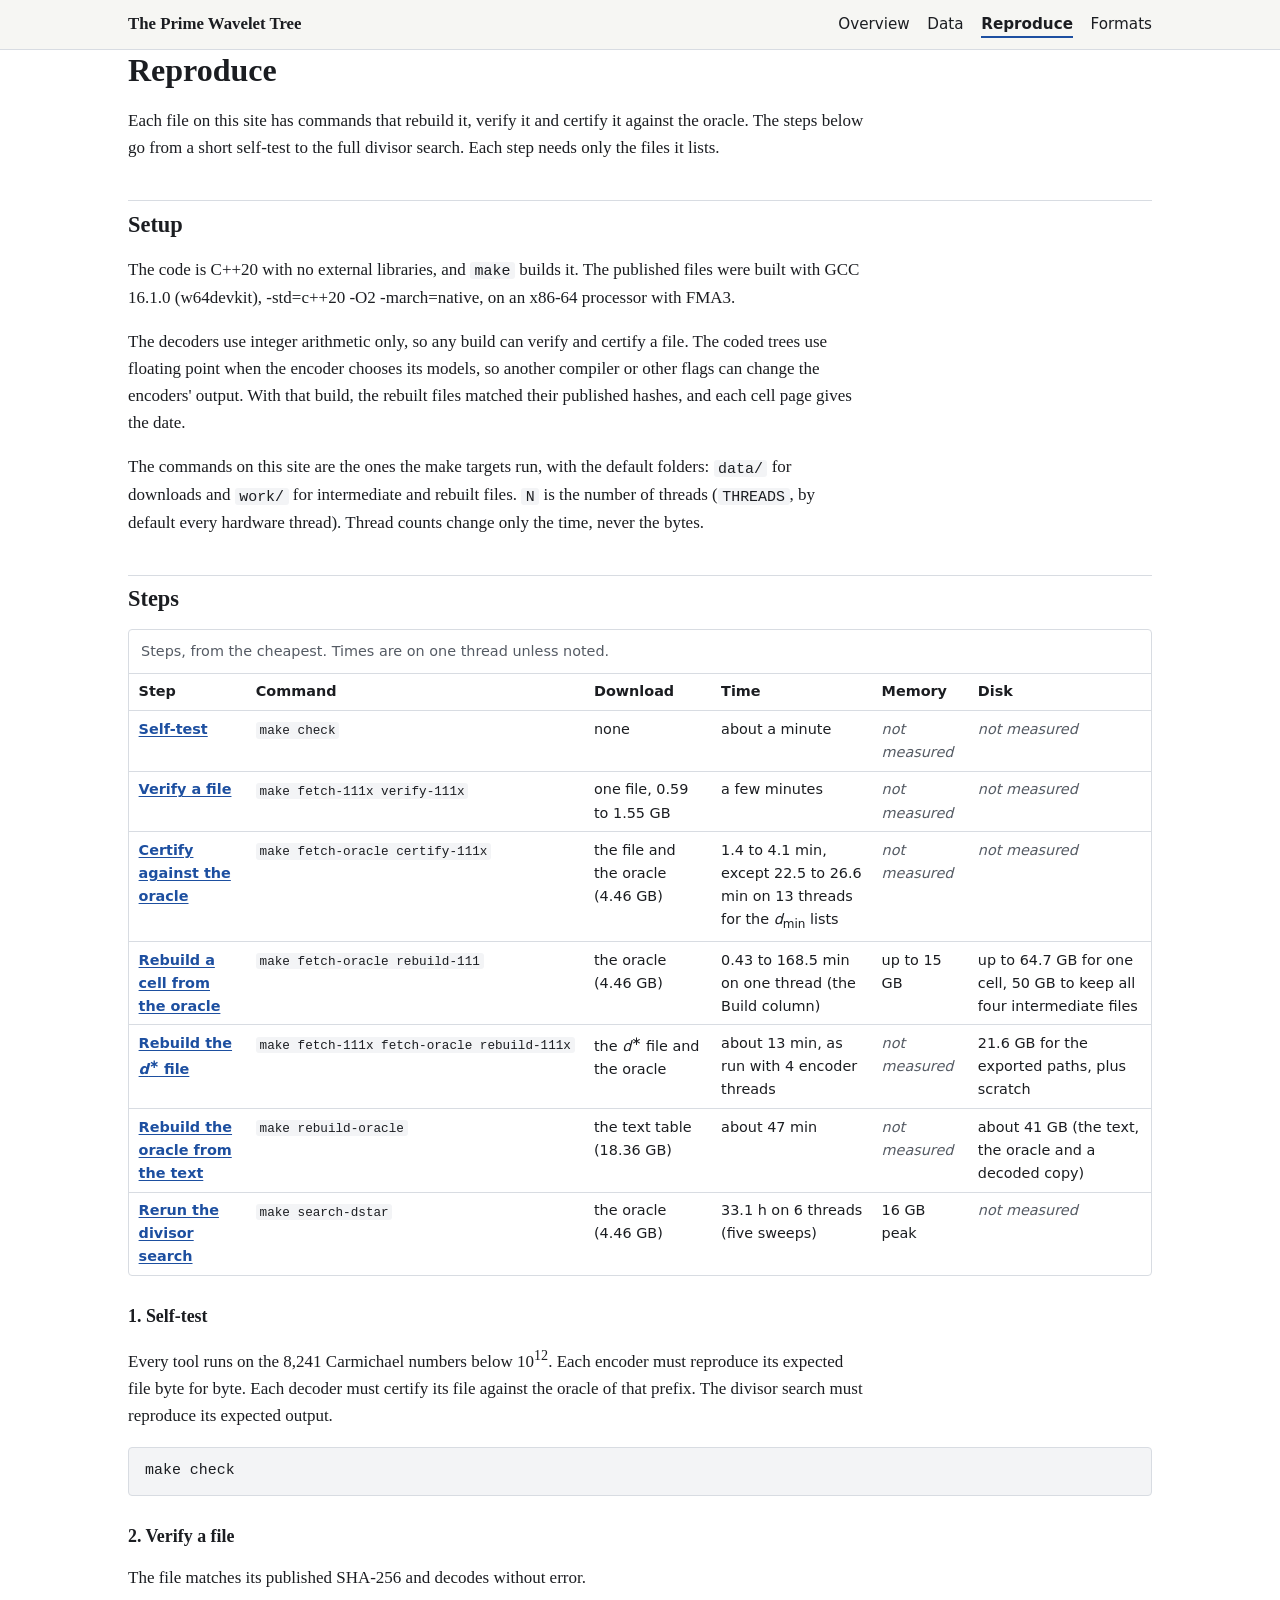
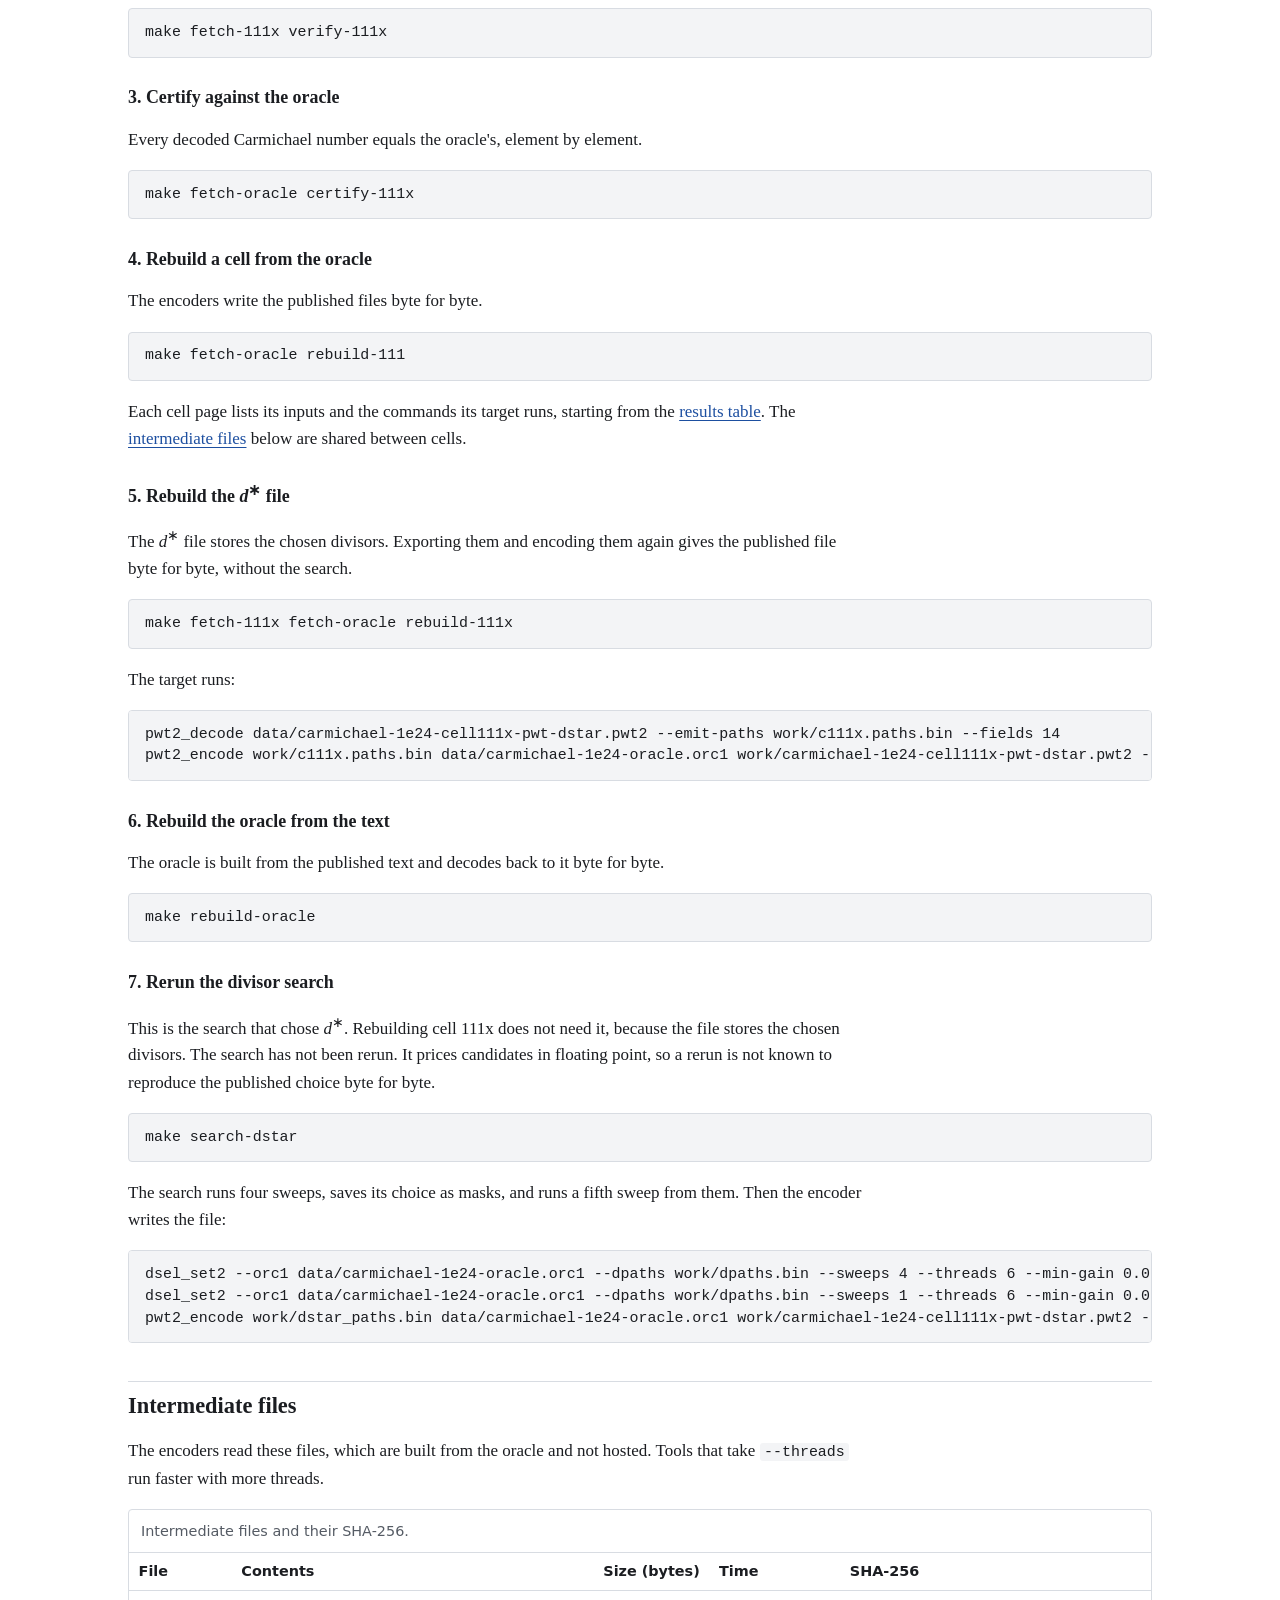
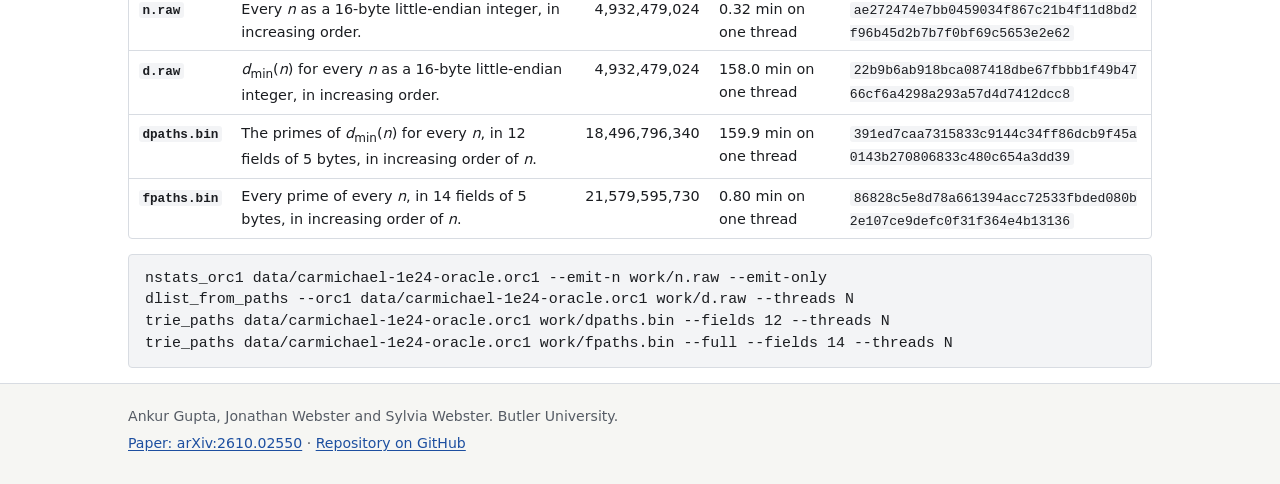
<file: docs/reproduce.html>
<!doctype html>
<html lang="en">
<head>
<meta charset="utf-8">
<meta name="viewport" content="width=device-width, initial-scale=1">
<meta name="color-scheme" content="light dark">
<title>Reproduce | The Prime Wavelet Tree</title>
<meta name="description" content="Commands, times and requirements for reproducing every file.">
<link rel="stylesheet" href="assets/style.css">
<link rel="icon" href="assets/favicon.svg" type="image/svg+xml">
<!-- generated by site/build_site.py from results/cells.tsv, the cell scripts and site/. Edit those, not this file. -->
</head>
<body>
<a class="skip" href="#main">Skip to the content</a>
<header class="site-header">
<div class="wrap bar">
<a class="brand" href="index.html">The Prime Wavelet Tree</a>
<nav aria-label="Site">
<ul>
<li><a href="index.html">Overview</a></li>
<li><a href="data.html">Data</a></li>
<li><a href="reproduce.html" aria-current="page">Reproduce</a></li>
<li><a href="formats.html">Formats</a></li>
</ul>
</nav>
</div>
</header>
<main id="main" class="wrap">
<h1>Reproduce</h1>
<p>Each file on this site has commands that rebuild it, verify it and certify it against the oracle. The steps below go from a short self-test to the full divisor search. Each step needs only the files it lists.</p>
<h2 id="setup">Setup</h2>
<p>The code is C++20 with no external libraries, and <code>make</code> builds it. The published files were built with GCC 16.1.0 (w64devkit), -std=c++20 -O2 -march=native, on an x86-64 processor with FMA3.</p>
<p id="byte-identity">The decoders use integer arithmetic only, so any build can verify and certify a file. The coded trees use floating point when the encoder chooses its models, so another compiler or other flags can change the encoders' output. With that build, the rebuilt files matched their published hashes, and each cell page gives the date.</p>
<p>The commands on this site are the ones the make targets run, with the default folders: <code>data/</code> for downloads and <code>work/</code> for intermediate and rebuilt files. <code>N</code> is the number of threads (<code>THREADS</code>, by default every hardware thread). Thread counts change only the time, never the bytes.</p>
<h2 id="steps">Steps</h2>
<div class="table-wrap" role="region" aria-labelledby="steps-caption" tabindex="0">
<table class="list steps">
<caption id="steps-caption">Steps, from the cheapest. Times are on one thread unless noted.</caption>
<thead><tr><th scope="col">Step</th><th scope="col">Command</th><th scope="col">Download</th><th scope="col">Time</th><th scope="col">Memory</th><th scope="col">Disk</th></tr></thead>
<tbody>
<tr><th scope="row"><a href="#tier-check">Self-test</a></th><td><code>make check</code></td><td>none</td><td>about a minute</td><td><span class="na">not measured</span></td><td><span class="na">not measured</span></td></tr>
<tr><th scope="row"><a href="#tier-verify">Verify a file</a></th><td><code>make fetch-111x verify-111x</code></td><td>one file, 0.59 to 1.55 GB</td><td>a few minutes</td><td><span class="na">not measured</span></td><td><span class="na">not measured</span></td></tr>
<tr><th scope="row"><a href="#tier-certify">Certify against the oracle</a></th><td><code>make fetch-oracle certify-111x</code></td><td>the file and the oracle (4.46 GB)</td><td>1.4 to 4.1 min, except 22.5 to 26.6 min on 13 threads for the <i>d</i><sub>min</sub> lists</td><td><span class="na">not measured</span></td><td><span class="na">not measured</span></td></tr>
<tr><th scope="row"><a href="#tier-rebuild">Rebuild a cell from the oracle</a></th><td><code>make fetch-oracle rebuild-111</code></td><td>the oracle (4.46 GB)</td><td>0.43 to 168.5 min on one thread (the Build column)</td><td>up to 15 GB</td><td>up to 64.7 GB for one cell, 50 GB to keep all four intermediate files</td></tr>
<tr><th scope="row"><a href="#tier-dstar-rebuild">Rebuild the <i>d</i><sup>&#8727;</sup> file</a></th><td><code>make fetch-111x fetch-oracle rebuild-111x</code></td><td>the <i>d</i><sup>&#8727;</sup> file and the oracle</td><td>about 13 min, as run with 4 encoder threads</td><td><span class="na">not measured</span></td><td>21.6 GB for the exported paths, plus scratch</td></tr>
<tr><th scope="row"><a href="#tier-oracle">Rebuild the oracle from the text</a></th><td><code>make rebuild-oracle</code></td><td>the text table (18.36 GB)</td><td>about 47 min</td><td><span class="na">not measured</span></td><td>about 41 GB (the text, the oracle and a decoded copy)</td></tr>
<tr><th scope="row"><a href="#tier-dstar">Rerun the divisor search</a></th><td><code>make search-dstar</code></td><td>the oracle (4.46 GB)</td><td>33.1 h on 6 threads (five sweeps)</td><td>16 GB peak</td><td><span class="na">not measured</span></td></tr>
</tbody>
</table>
</div>
<section aria-labelledby="tier-check">
<h3 id="tier-check">1. Self-test</h3>
<p>Every tool runs on the 8,241 Carmichael numbers below 10<sup>12</sup>. Each encoder must reproduce its expected file byte for byte. Each decoder must certify its file against the oracle of that prefix. The divisor search must reproduce its expected output.</p>
<pre><code>make check</code></pre>
</section>
<section aria-labelledby="tier-verify">
<h3 id="tier-verify">2. Verify a file</h3>
<p>The file matches its published SHA-256 and decodes without error.</p>
<pre><code>make fetch-111x verify-111x</code></pre>
</section>
<section aria-labelledby="tier-certify">
<h3 id="tier-certify">3. Certify against the oracle</h3>
<p>Every decoded Carmichael number equals the oracle&#x27;s, element by element.</p>
<pre><code>make fetch-oracle certify-111x</code></pre>
</section>
<section aria-labelledby="tier-rebuild">
<h3 id="tier-rebuild">4. Rebuild a cell from the oracle</h3>
<p>The encoders write the published files byte for byte.</p>
<pre><code>make fetch-oracle rebuild-111</code></pre>
<p>Each cell page lists its inputs and the commands its target runs, starting from the <a href="index.html#results">results table</a>. The <a href="#intermediates">intermediate files</a> below are shared between cells.</p>
</section>
<section aria-labelledby="tier-dstar-rebuild">
<h3 id="tier-dstar-rebuild">5. Rebuild the <i>d</i><sup>&#8727;</sup> file</h3>
<p>The <i>d</i><sup>&#8727;</sup> file stores the chosen divisors. Exporting them and encoding them again gives the published file byte for byte, without the search.</p>
<pre><code>make fetch-111x fetch-oracle rebuild-111x</code></pre>
<p>The target runs:</p>
<pre><code>pwt2_decode data/carmichael-1e24-cell111x-pwt-dstar.pwt2 --emit-paths work/c111x.paths.bin --fields 14
pwt2_encode work/c111x.paths.bin data/carmichael-1e24-oracle.orc1 work/carmichael-1e24-cell111x-pwt-dstar.pwt2 --fields 14 --ctx-set 3 --scratch work/scratch --chunk 33554432 --threads 4</code></pre>
</section>
<section aria-labelledby="tier-oracle">
<h3 id="tier-oracle">6. Rebuild the oracle from the text</h3>
<p>The oracle is built from the published text and decodes back to it byte for byte.</p>
<pre><code>make rebuild-oracle</code></pre>
</section>
<section aria-labelledby="tier-dstar">
<h3 id="tier-dstar">7. Rerun the divisor search</h3>
<p>This is the search that chose <i>d</i><sup>&#8727;</sup>. Rebuilding cell 111x does not need it, because the file stores the chosen divisors. The search has not been rerun. It prices candidates in floating point, so a rerun is not known to reproduce the published choice byte for byte.</p>
<pre><code>make search-dstar</code></pre>
<p>The search runs four sweeps, saves its choice as masks, and runs a fifth sweep from them. Then the encoder writes the file:</p>
<pre><code>dsel_set2 --orc1 data/carmichael-1e24-oracle.orc1 --dpaths work/dpaths.bin --sweeps 4 --threads 6 --min-gain 0.01 --check-rebuild --max-overflow 60000000 --chunk 33554432 --scratch work/scratch --masks-out work/dstar_masks4.bin
dsel_set2 --orc1 data/carmichael-1e24-oracle.orc1 --dpaths work/dpaths.bin --sweeps 1 --threads 6 --min-gain 0.01 --check-rebuild --max-overflow 60000000 --chunk 33554432 --scratch work/scratch --masks-in work/dstar_masks4.bin --masks-out work/dstar_masks5.bin --emit work/dstar_paths.bin
pwt2_encode work/dstar_paths.bin data/carmichael-1e24-oracle.orc1 work/carmichael-1e24-cell111x-pwt-dstar.pwt2 --fields 14 --ctx-set 3 --scratch work/scratch --chunk 33554432 --threads 4</code></pre>
</section>
<h2 id="intermediates">Intermediate files</h2>
<p>The encoders read these files, which are built from the oracle and not hosted. Tools that take <code>--threads</code> run faster with more threads.</p>
<div class="table-wrap" role="region" aria-labelledby="inter-caption" tabindex="0">
<table class="list">
<caption id="inter-caption">Intermediate files and their SHA-256.</caption>
<thead><tr><th scope="col">File</th><th scope="col">Contents</th><th scope="col" class="num">Size (bytes)</th><th scope="col">Time</th><th scope="col">SHA-256</th></tr></thead>
<tbody>
<tr><th scope="row"><code>n.raw</code></th><td>Every <i>n</i> as a 16-byte little-endian integer, in increasing order.</td><td class="num">4,932,479,024</td><td>0.32 min on one thread</td><td class="hashcell"><code class="hash">ae272474e7bb0459034f867c21b4f11d8bd2f96b45d2b7b7f0bf69c5653e2e62</code></td></tr>
<tr><th scope="row"><code>d.raw</code></th><td><i>d</i><sub>min</sub>(<i>n</i>) for every <i>n</i> as a 16-byte little-endian integer, in increasing order.</td><td class="num">4,932,479,024</td><td>158.0 min on one thread</td><td class="hashcell"><code class="hash">22b9b6ab918bca087418dbe67fbbb1f49b4766cf6a4298a293a57d4d7412dcc8</code></td></tr>
<tr><th scope="row"><code>dpaths.bin</code></th><td>The primes of <i>d</i><sub>min</sub>(<i>n</i>) for every <i>n</i>, in 12 fields of 5 bytes, in increasing order of <i>n</i>.</td><td class="num">18,496,796,340</td><td>159.9 min on one thread</td><td class="hashcell"><code class="hash">391ed7caa7315833c9144c34ff86dcb9f45a0143b270806833c480c654a3dd39</code></td></tr>
<tr><th scope="row"><code>fpaths.bin</code></th><td>Every prime of every <i>n</i>, in 14 fields of 5 bytes, in increasing order of <i>n</i>.</td><td class="num">21,579,595,730</td><td>0.80 min on one thread</td><td class="hashcell"><code class="hash">86828c5e8d78a661394acc72533fbded080b2e107ce9defc0f31f364e4b13136</code></td></tr>
</tbody>
</table>
</div>
<pre><code>nstats_orc1 data/carmichael-1e24-oracle.orc1 --emit-n work/n.raw --emit-only
dlist_from_paths --orc1 data/carmichael-1e24-oracle.orc1 work/d.raw --threads N
trie_paths data/carmichael-1e24-oracle.orc1 work/dpaths.bin --fields 12 --threads N
trie_paths data/carmichael-1e24-oracle.orc1 work/fpaths.bin --full --fields 14 --threads N</code></pre>
</main>
<footer class="site-footer">
<div class="wrap">
<p>Ankur Gupta, Jonathan Webster and Sylvia Webster. Butler University.</p>
<p><a href="https://arxiv.org/abs/2610.02550">Paper: arXiv:2610.02550</a> <span aria-hidden="true">&middot;</span> <a href="https://github.com/ankurgupta-cs/prime-wavelet-tree">Repository on GitHub</a></p>
</div>
</footer>
</body>
</html>
</file>
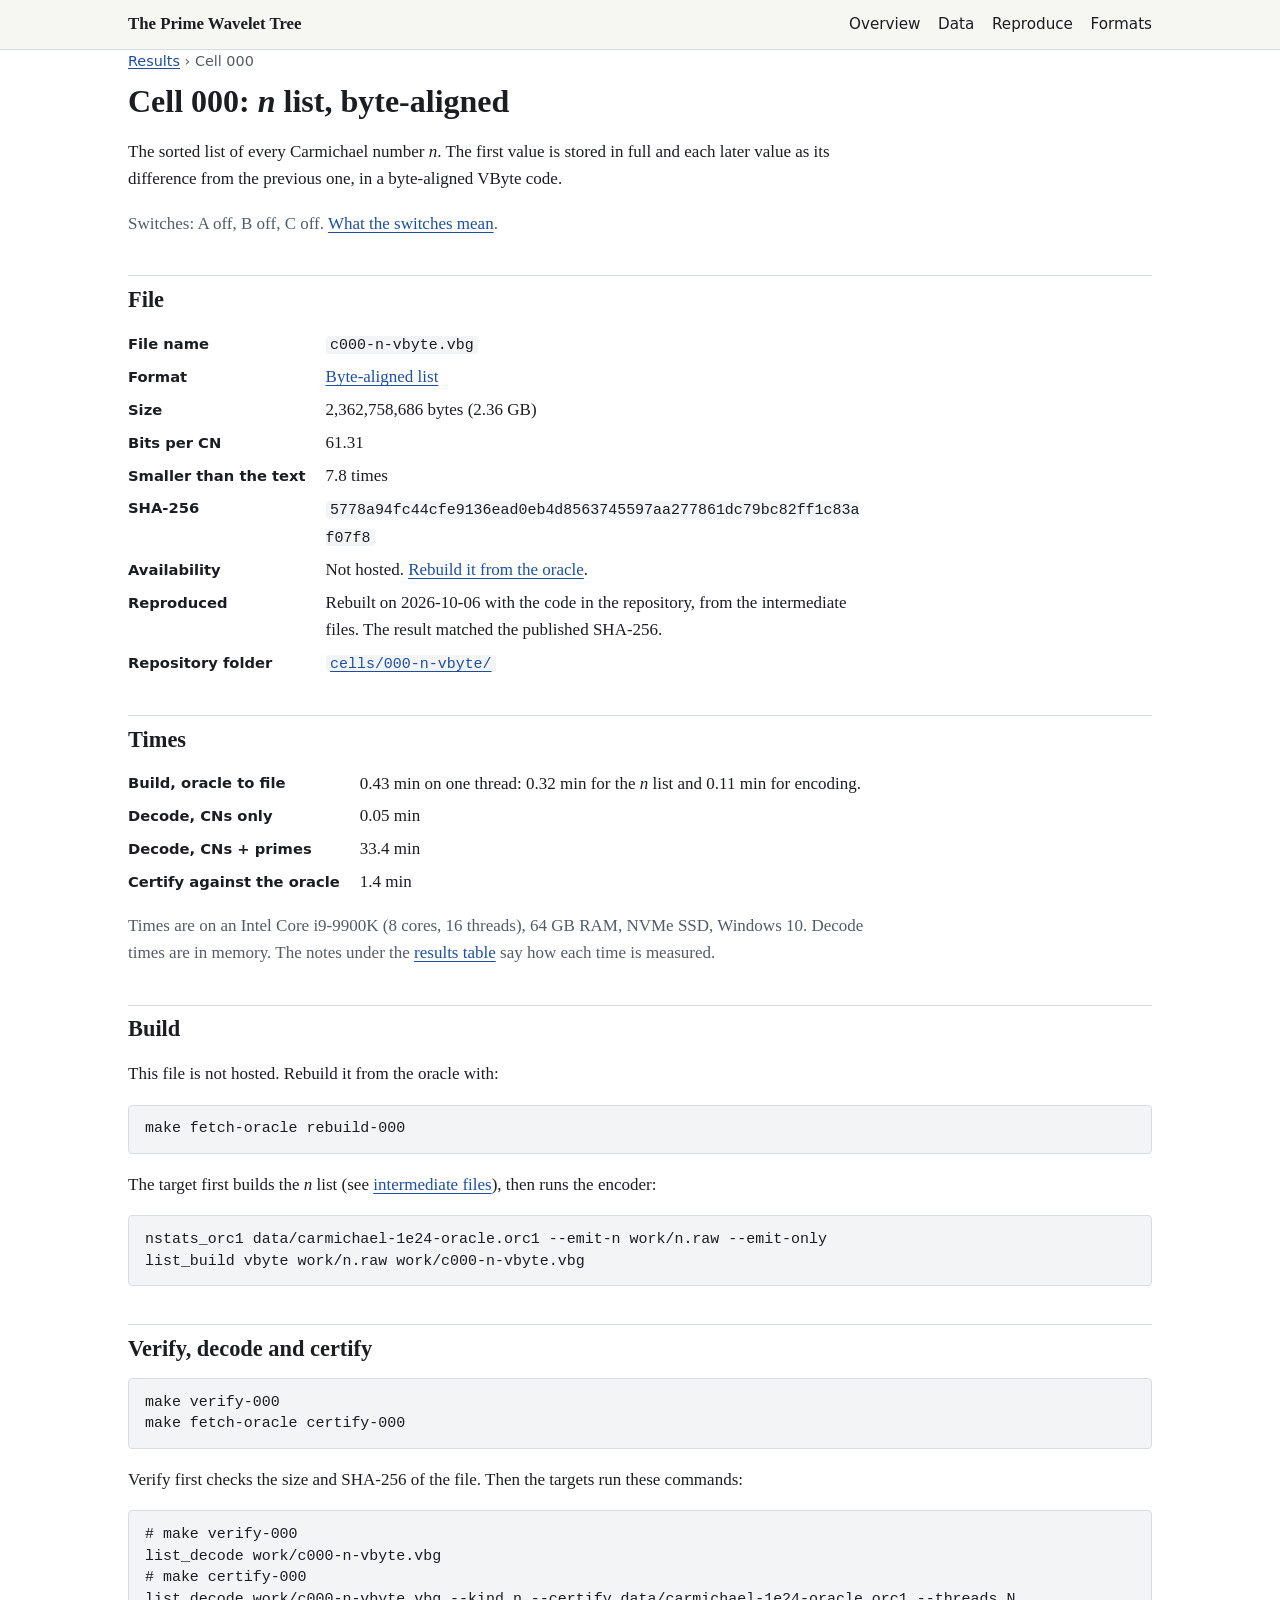
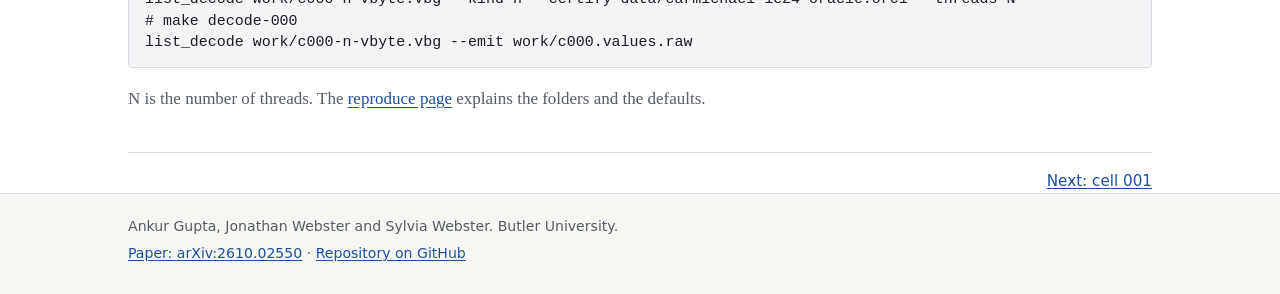
<file: docs/cells/000.html>
<!doctype html>
<html lang="en">
<head>
<meta charset="utf-8">
<meta name="viewport" content="width=device-width, initial-scale=1">
<meta name="color-scheme" content="light dark">
<title>Cell 000: n list, byte-aligned | The Prime Wavelet Tree</title>
<meta name="description" content="The sorted list of every Carmichael number n. The first value is stored in full and each later value as its difference from the previous one, in a byte-aligned VByte code.">
<link rel="stylesheet" href="../assets/style.css">
<link rel="icon" href="../assets/favicon.svg" type="image/svg+xml">
<!-- generated by site/build_site.py from results/cells.tsv, the cell scripts and site/. Edit those, not this file. -->
</head>
<body>
<a class="skip" href="#main">Skip to the content</a>
<header class="site-header">
<div class="wrap bar">
<a class="brand" href="../index.html">The Prime Wavelet Tree</a>
<nav aria-label="Site">
<ul>
<li><a href="../index.html">Overview</a></li>
<li><a href="../data.html">Data</a></li>
<li><a href="../reproduce.html">Reproduce</a></li>
<li><a href="../formats.html">Formats</a></li>
</ul>
</nav>
</div>
</header>
<main id="main" class="wrap">
<p class="crumb"><a href="../index.html#results">Results</a> <span aria-hidden="true">&rsaquo;</span> Cell 000</p>
<h1>Cell 000: <i>n</i> list, byte-aligned</h1>
<p>The sorted list of every Carmichael number <i>n</i>. The first value is stored in full and each later value as its difference from the previous one, in a byte-aligned VByte code.</p>
<p class="switches">Switches: A off, B off, C off. <a href="../index.html#results">What the switches mean</a>.</p>
<h2 id="file">File</h2>
<dl class="facts">
<dt>File name</dt><dd><code>c000-n-vbyte.vbg</code></dd>
<dt>Format</dt><dd><a href="../formats.html#vbyte_list">Byte-aligned list</a></dd>
<dt>Size</dt><dd>2,362,758,686 bytes (2.36 GB)</dd>
<dt>Bits per CN</dt><dd>61.31</dd>
<dt>Smaller than the text</dt><dd>7.8 times</dd>
<dt>SHA-256</dt><dd><code class="hash">5778a94fc44cfe9136ead0eb4d8563745597aa277861dc79bc82ff1c83af07f8</code></dd>
<dt>Availability</dt><dd>Not hosted. <a href="#build">Rebuild it from the oracle</a>.</dd>
<dt>Reproduced</dt><dd>Rebuilt on 2026-10-06 with the code in the repository, from the intermediate files. The result matched the published SHA-256.</dd>
<dt>Repository folder</dt><dd><a href="https://github.com/ankurgupta-cs/prime-wavelet-tree/tree/main/cells/000-n-vbyte"><code>cells/000-n-vbyte/</code></a></dd>
</dl>
<h2 id="times">Times</h2>
<dl class="facts">
<dt>Build, oracle to file</dt><dd>0.43 min on one thread: 0.32 min for the <i>n</i> list and 0.11 min for encoding.</dd>
<dt>Decode, CNs only</dt><dd>0.05 min</dd>
<dt>Decode, CNs + primes</dt><dd>33.4 min</dd>
<dt>Certify against the oracle</dt><dd>1.4 min</dd>
</dl>
<p class="note">Times are on an Intel Core i9-9900K (8 cores, 16 threads), 64 GB RAM, NVMe SSD, Windows 10. Decode times are in memory. The notes under the <a href="../index.html#results">results table</a> say how each time is measured.</p>
<h2 id="build">Build</h2>
<p>This file is not hosted. Rebuild it from the oracle with:</p>
<pre><code>make fetch-oracle rebuild-000</code></pre>
<p>The target first builds the <i>n</i> list (see <a href="../reproduce.html#intermediates">intermediate files</a>), then runs the encoder:</p>
<pre><code>nstats_orc1 data/carmichael-1e24-oracle.orc1 --emit-n work/n.raw --emit-only
list_build vbyte work/n.raw work/c000-n-vbyte.vbg</code></pre>
<h2 id="decode">Verify, decode and certify</h2>
<pre><code>make verify-000
make fetch-oracle certify-000</code></pre>
<p>Verify first checks the size and SHA-256 of the file. Then the targets run these commands:</p>
<pre><code># make verify-000
list_decode work/c000-n-vbyte.vbg
# make certify-000
list_decode work/c000-n-vbyte.vbg --kind n --certify data/carmichael-1e24-oracle.orc1 --threads N
# make decode-000
list_decode work/c000-n-vbyte.vbg --emit work/c000.values.raw</code></pre>
<p class="note">N is the number of threads. The <a href="../reproduce.html#setup">reproduce page</a> explains the folders and the defaults.</p>
<nav class="pager" aria-label="Cells"><a rel="next" href="001.html">Next: cell 001</a></nav>
</main>
<footer class="site-footer">
<div class="wrap">
<p>Ankur Gupta, Jonathan Webster and Sylvia Webster. Butler University.</p>
<p><a href="https://arxiv.org/abs/2610.02550">Paper: arXiv:2610.02550</a> <span aria-hidden="true">&middot;</span> <a href="https://github.com/ankurgupta-cs/prime-wavelet-tree">Repository on GitHub</a></p>
</div>
</footer>
</body>
</html>
</file>
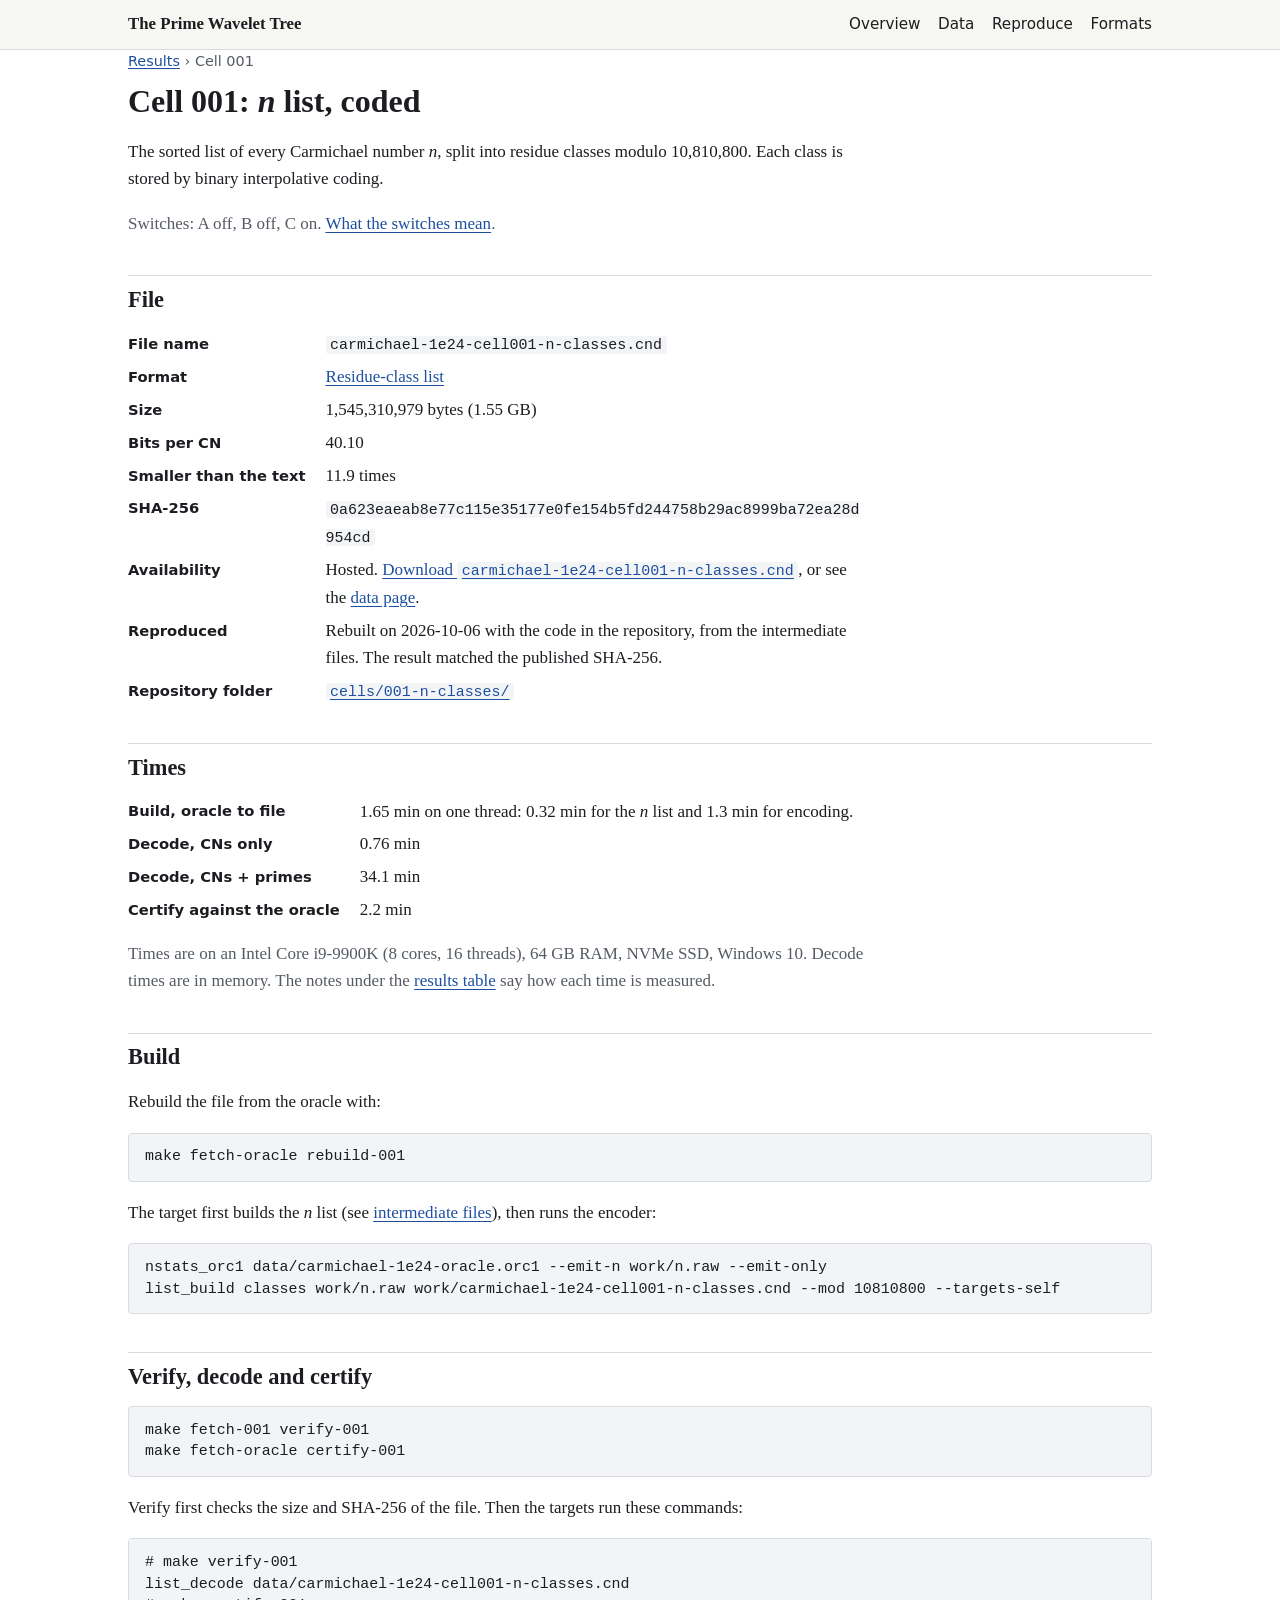
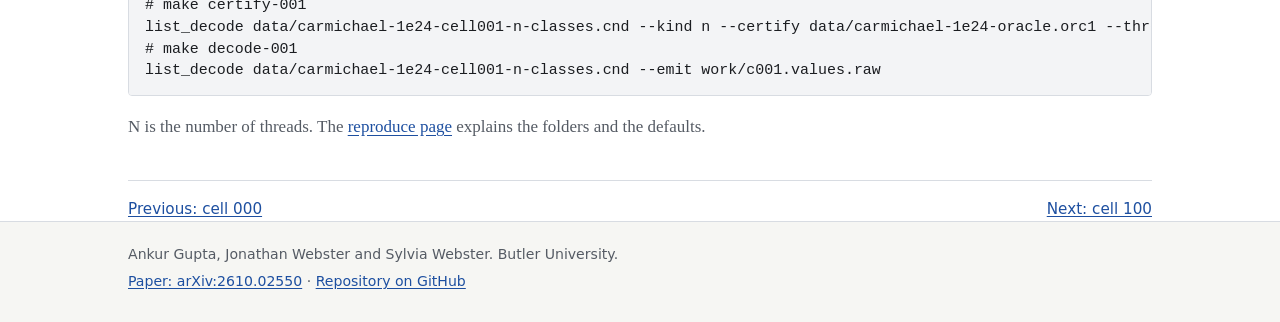
<file: docs/cells/001.html>
<!doctype html>
<html lang="en">
<head>
<meta charset="utf-8">
<meta name="viewport" content="width=device-width, initial-scale=1">
<meta name="color-scheme" content="light dark">
<title>Cell 001: n list, coded | The Prime Wavelet Tree</title>
<meta name="description" content="The sorted list of every Carmichael number n, split into residue classes modulo 10,810,800. Each class is stored by binary interpolative coding.">
<link rel="stylesheet" href="../assets/style.css">
<link rel="icon" href="../assets/favicon.svg" type="image/svg+xml">
<!-- generated by site/build_site.py from results/cells.tsv, the cell scripts and site/. Edit those, not this file. -->
</head>
<body>
<a class="skip" href="#main">Skip to the content</a>
<header class="site-header">
<div class="wrap bar">
<a class="brand" href="../index.html">The Prime Wavelet Tree</a>
<nav aria-label="Site">
<ul>
<li><a href="../index.html">Overview</a></li>
<li><a href="../data.html">Data</a></li>
<li><a href="../reproduce.html">Reproduce</a></li>
<li><a href="../formats.html">Formats</a></li>
</ul>
</nav>
</div>
</header>
<main id="main" class="wrap">
<p class="crumb"><a href="../index.html#results">Results</a> <span aria-hidden="true">&rsaquo;</span> Cell 001</p>
<h1>Cell 001: <i>n</i> list, coded</h1>
<p>The sorted list of every Carmichael number <i>n</i>, split into residue classes modulo 10,810,800. Each class is stored by binary interpolative coding.</p>
<p class="switches">Switches: A off, B off, C on. <a href="../index.html#results">What the switches mean</a>.</p>
<h2 id="file">File</h2>
<dl class="facts">
<dt>File name</dt><dd><code>carmichael-1e24-cell001-n-classes.cnd</code></dd>
<dt>Format</dt><dd><a href="../formats.html#class_list">Residue-class list</a></dd>
<dt>Size</dt><dd>1,545,310,979 bytes (1.55 GB)</dd>
<dt>Bits per CN</dt><dd>40.10</dd>
<dt>Smaller than the text</dt><dd>11.9 times</dd>
<dt>SHA-256</dt><dd><code class="hash">0a623eaeab8e77c115e35177e0fe154b5fd244758b29ac8999ba72ea28d954cd</code></dd>
<dt>Availability</dt><dd>Hosted. <a href="https://blue.butler.edu/~jewebste/prime-wavelet-tree/v1/carmichael-1e24-cell001-n-classes.cnd">Download <code>carmichael-1e24-cell001-n-classes.cnd</code></a>, or see the <a href="../data.html#file-001">data page</a>.</dd>
<dt>Reproduced</dt><dd>Rebuilt on 2026-10-06 with the code in the repository, from the intermediate files. The result matched the published SHA-256.</dd>
<dt>Repository folder</dt><dd><a href="https://github.com/ankurgupta-cs/prime-wavelet-tree/tree/main/cells/001-n-classes"><code>cells/001-n-classes/</code></a></dd>
</dl>
<h2 id="times">Times</h2>
<dl class="facts">
<dt>Build, oracle to file</dt><dd>1.65 min on one thread: 0.32 min for the <i>n</i> list and 1.3 min for encoding.</dd>
<dt>Decode, CNs only</dt><dd>0.76 min</dd>
<dt>Decode, CNs + primes</dt><dd>34.1 min</dd>
<dt>Certify against the oracle</dt><dd>2.2 min</dd>
</dl>
<p class="note">Times are on an Intel Core i9-9900K (8 cores, 16 threads), 64 GB RAM, NVMe SSD, Windows 10. Decode times are in memory. The notes under the <a href="../index.html#results">results table</a> say how each time is measured.</p>
<h2 id="build">Build</h2>
<p>Rebuild the file from the oracle with:</p>
<pre><code>make fetch-oracle rebuild-001</code></pre>
<p>The target first builds the <i>n</i> list (see <a href="../reproduce.html#intermediates">intermediate files</a>), then runs the encoder:</p>
<pre><code>nstats_orc1 data/carmichael-1e24-oracle.orc1 --emit-n work/n.raw --emit-only
list_build classes work/n.raw work/carmichael-1e24-cell001-n-classes.cnd --mod 10810800 --targets-self</code></pre>
<h2 id="decode">Verify, decode and certify</h2>
<pre><code>make fetch-001 verify-001
make fetch-oracle certify-001</code></pre>
<p>Verify first checks the size and SHA-256 of the file. Then the targets run these commands:</p>
<pre><code># make verify-001
list_decode data/carmichael-1e24-cell001-n-classes.cnd
# make certify-001
list_decode data/carmichael-1e24-cell001-n-classes.cnd --kind n --certify data/carmichael-1e24-oracle.orc1 --threads N
# make decode-001
list_decode data/carmichael-1e24-cell001-n-classes.cnd --emit work/c001.values.raw</code></pre>
<p class="note">N is the number of threads. The <a href="../reproduce.html#setup">reproduce page</a> explains the folders and the defaults.</p>
<nav class="pager" aria-label="Cells"><a rel="prev" href="000.html">Previous: cell 000</a>
<a rel="next" href="100.html">Next: cell 100</a></nav>
</main>
<footer class="site-footer">
<div class="wrap">
<p>Ankur Gupta, Jonathan Webster and Sylvia Webster. Butler University.</p>
<p><a href="https://arxiv.org/abs/2610.02550">Paper: arXiv:2610.02550</a> <span aria-hidden="true">&middot;</span> <a href="https://github.com/ankurgupta-cs/prime-wavelet-tree">Repository on GitHub</a></p>
</div>
</footer>
</body>
</html>
</file>
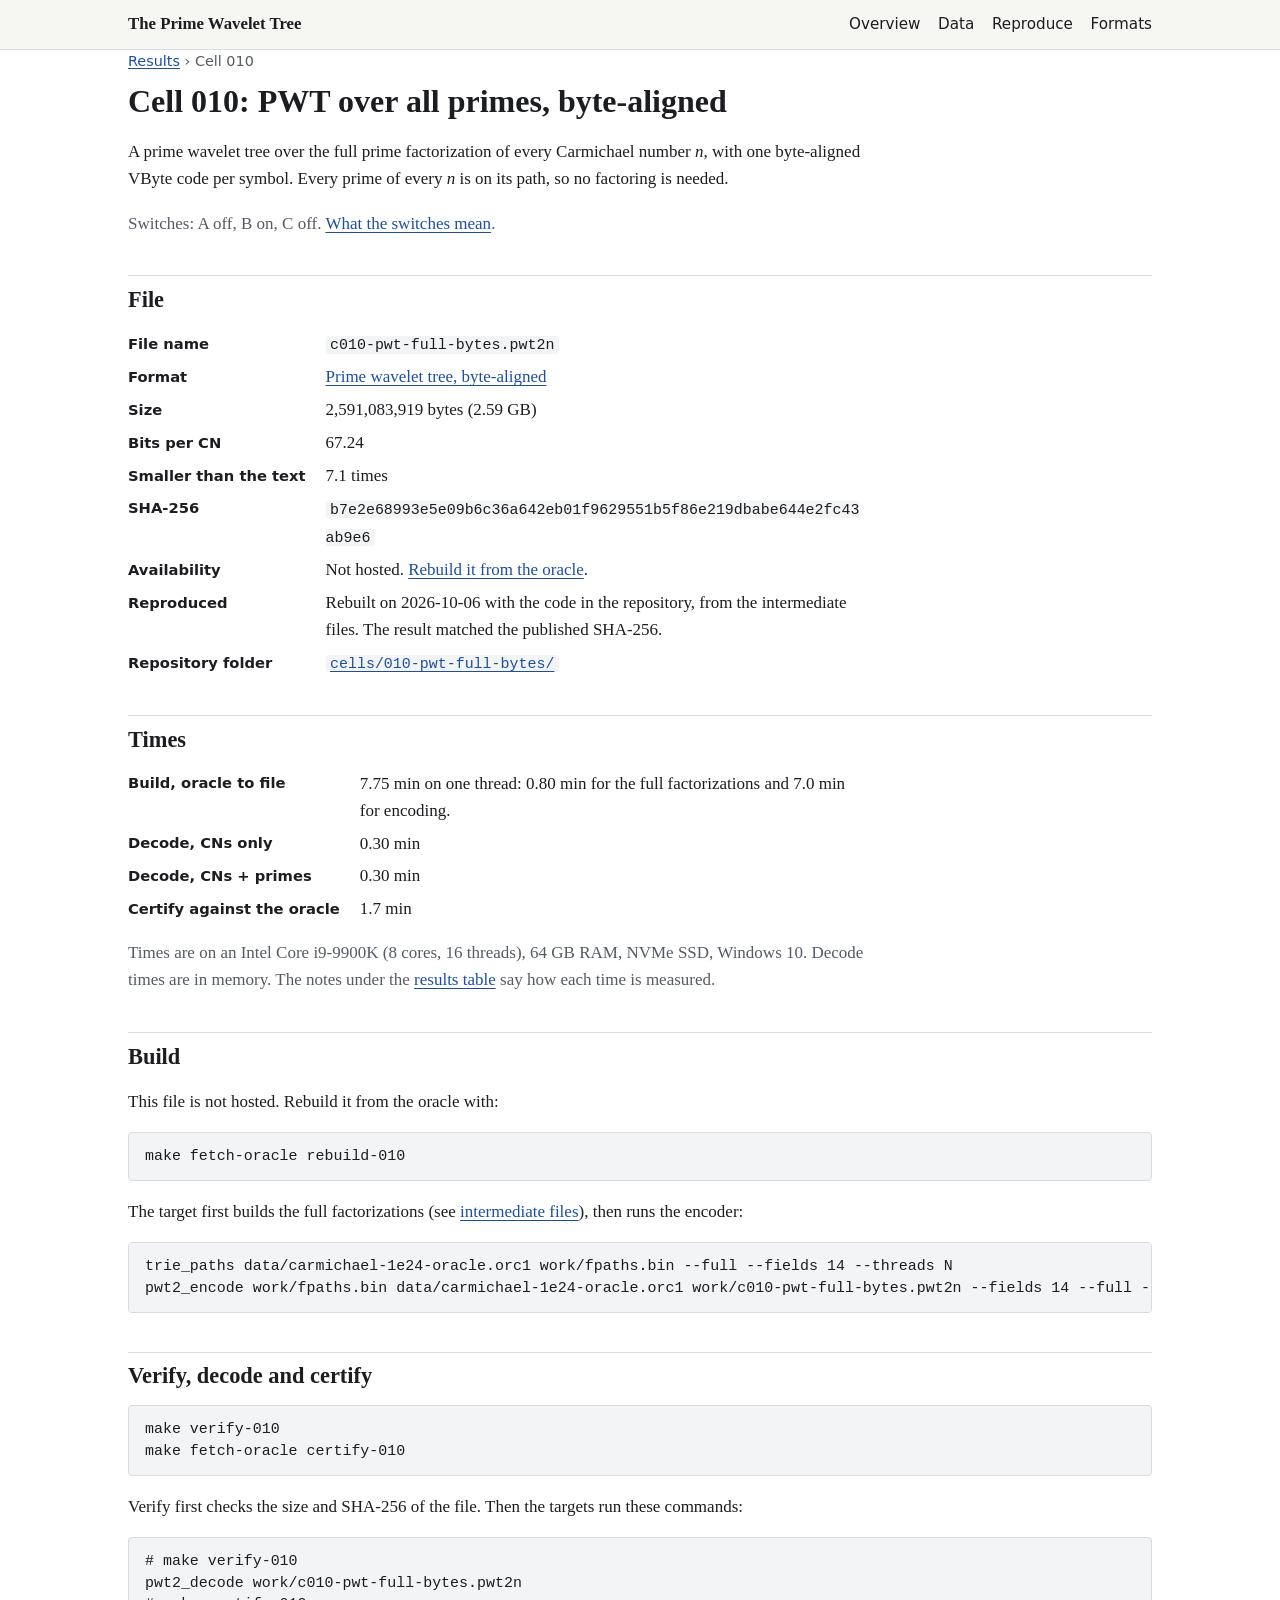
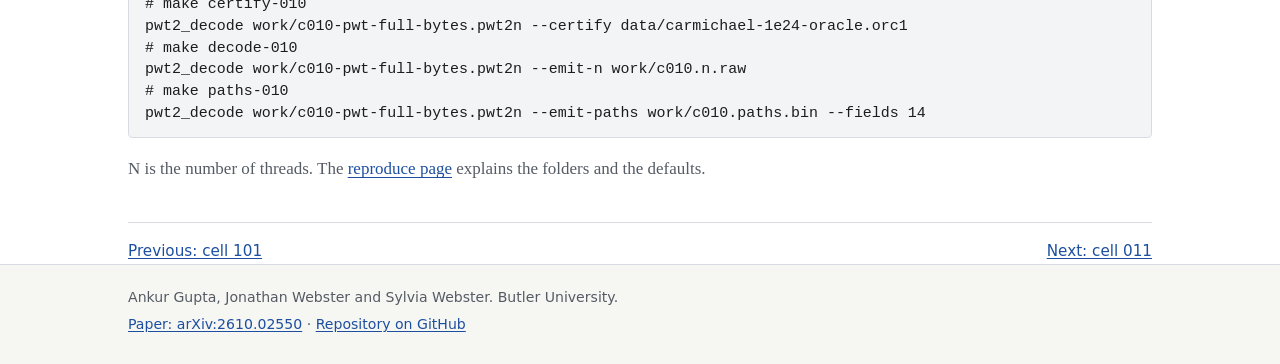
<file: docs/cells/010.html>
<!doctype html>
<html lang="en">
<head>
<meta charset="utf-8">
<meta name="viewport" content="width=device-width, initial-scale=1">
<meta name="color-scheme" content="light dark">
<title>Cell 010: PWT over all primes, byte-aligned | The Prime Wavelet Tree</title>
<meta name="description" content="A prime wavelet tree over the full prime factorization of every Carmichael number n, with one byte-aligned VByte code per symbol. Every prime of every n is on its path, so no factoring is needed.">
<link rel="stylesheet" href="../assets/style.css">
<link rel="icon" href="../assets/favicon.svg" type="image/svg+xml">
<!-- generated by site/build_site.py from results/cells.tsv, the cell scripts and site/. Edit those, not this file. -->
</head>
<body>
<a class="skip" href="#main">Skip to the content</a>
<header class="site-header">
<div class="wrap bar">
<a class="brand" href="../index.html">The Prime Wavelet Tree</a>
<nav aria-label="Site">
<ul>
<li><a href="../index.html">Overview</a></li>
<li><a href="../data.html">Data</a></li>
<li><a href="../reproduce.html">Reproduce</a></li>
<li><a href="../formats.html">Formats</a></li>
</ul>
</nav>
</div>
</header>
<main id="main" class="wrap">
<p class="crumb"><a href="../index.html#results">Results</a> <span aria-hidden="true">&rsaquo;</span> Cell 010</p>
<h1>Cell 010: PWT over all primes, byte-aligned</h1>
<p>A prime wavelet tree over the full prime factorization of every Carmichael number <i>n</i>, with one byte-aligned VByte code per symbol. Every prime of every <i>n</i> is on its path, so no factoring is needed.</p>
<p class="switches">Switches: A off, B on, C off. <a href="../index.html#results">What the switches mean</a>.</p>
<h2 id="file">File</h2>
<dl class="facts">
<dt>File name</dt><dd><code>c010-pwt-full-bytes.pwt2n</code></dd>
<dt>Format</dt><dd><a href="../formats.html#pwt_bytes">Prime wavelet tree, byte-aligned</a></dd>
<dt>Size</dt><dd>2,591,083,919 bytes (2.59 GB)</dd>
<dt>Bits per CN</dt><dd>67.24</dd>
<dt>Smaller than the text</dt><dd>7.1 times</dd>
<dt>SHA-256</dt><dd><code class="hash">b7e2e68993e5e09b6c36a642eb01f9629551b5f86e219dbabe644e2fc43ab9e6</code></dd>
<dt>Availability</dt><dd>Not hosted. <a href="#build">Rebuild it from the oracle</a>.</dd>
<dt>Reproduced</dt><dd>Rebuilt on 2026-10-06 with the code in the repository, from the intermediate files. The result matched the published SHA-256.</dd>
<dt>Repository folder</dt><dd><a href="https://github.com/ankurgupta-cs/prime-wavelet-tree/tree/main/cells/010-pwt-full-bytes"><code>cells/010-pwt-full-bytes/</code></a></dd>
</dl>
<h2 id="times">Times</h2>
<dl class="facts">
<dt>Build, oracle to file</dt><dd>7.75 min on one thread: 0.80 min for the full factorizations and 7.0 min for encoding.</dd>
<dt>Decode, CNs only</dt><dd>0.30 min</dd>
<dt>Decode, CNs + primes</dt><dd>0.30 min</dd>
<dt>Certify against the oracle</dt><dd>1.7 min</dd>
</dl>
<p class="note">Times are on an Intel Core i9-9900K (8 cores, 16 threads), 64 GB RAM, NVMe SSD, Windows 10. Decode times are in memory. The notes under the <a href="../index.html#results">results table</a> say how each time is measured.</p>
<h2 id="build">Build</h2>
<p>This file is not hosted. Rebuild it from the oracle with:</p>
<pre><code>make fetch-oracle rebuild-010</code></pre>
<p>The target first builds the full factorizations (see <a href="../reproduce.html#intermediates">intermediate files</a>), then runs the encoder:</p>
<pre><code>trie_paths data/carmichael-1e24-oracle.orc1 work/fpaths.bin --full --fields 14 --threads N
pwt2_encode work/fpaths.bin data/carmichael-1e24-oracle.orc1 work/c010-pwt-full-bytes.pwt2n --fields 14 --full --naive --scratch work/scratch --chunk 33554432 --threads 4</code></pre>
<h2 id="decode">Verify, decode and certify</h2>
<pre><code>make verify-010
make fetch-oracle certify-010</code></pre>
<p>Verify first checks the size and SHA-256 of the file. Then the targets run these commands:</p>
<pre><code># make verify-010
pwt2_decode work/c010-pwt-full-bytes.pwt2n
# make certify-010
pwt2_decode work/c010-pwt-full-bytes.pwt2n --certify data/carmichael-1e24-oracle.orc1
# make decode-010
pwt2_decode work/c010-pwt-full-bytes.pwt2n --emit-n work/c010.n.raw
# make paths-010
pwt2_decode work/c010-pwt-full-bytes.pwt2n --emit-paths work/c010.paths.bin --fields 14</code></pre>
<p class="note">N is the number of threads. The <a href="../reproduce.html#setup">reproduce page</a> explains the folders and the defaults.</p>
<nav class="pager" aria-label="Cells"><a rel="prev" href="101.html">Previous: cell 101</a>
<a rel="next" href="011.html">Next: cell 011</a></nav>
</main>
<footer class="site-footer">
<div class="wrap">
<p>Ankur Gupta, Jonathan Webster and Sylvia Webster. Butler University.</p>
<p><a href="https://arxiv.org/abs/2610.02550">Paper: arXiv:2610.02550</a> <span aria-hidden="true">&middot;</span> <a href="https://github.com/ankurgupta-cs/prime-wavelet-tree">Repository on GitHub</a></p>
</div>
</footer>
</body>
</html>
</file>
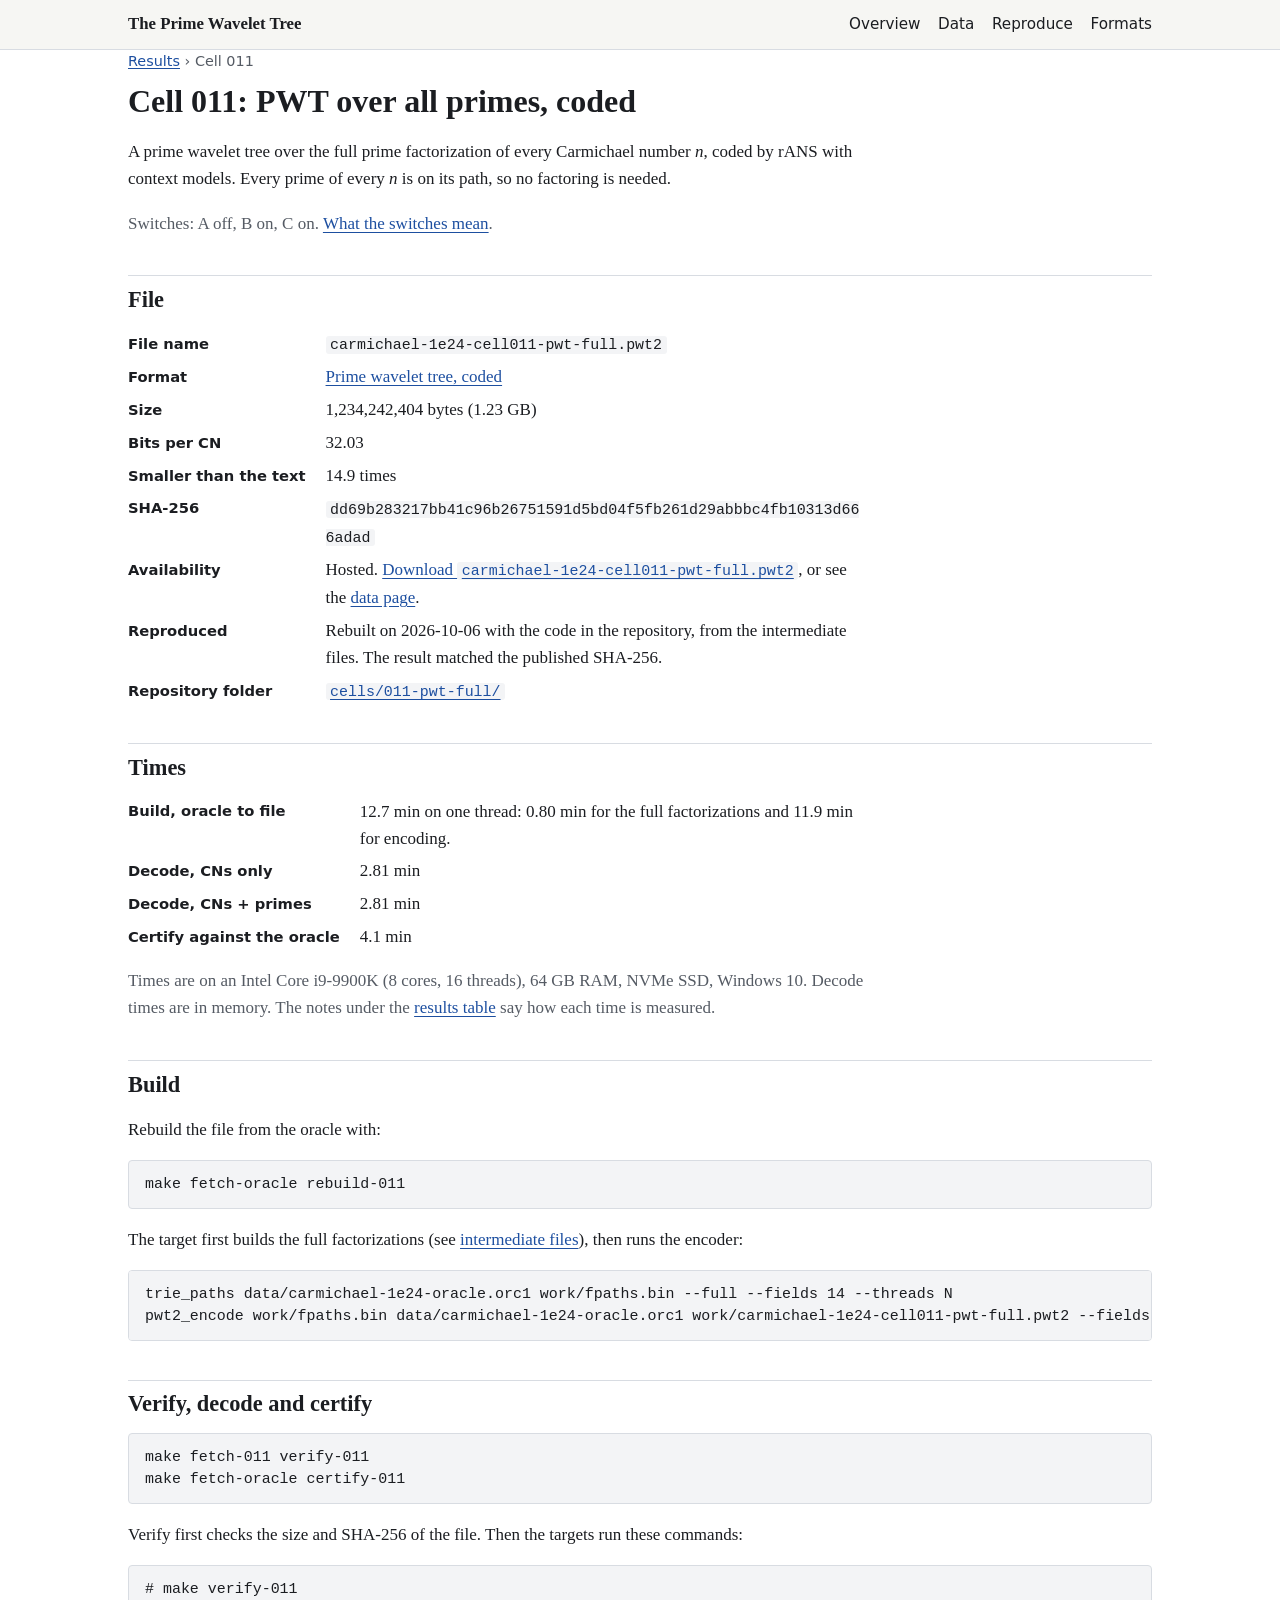
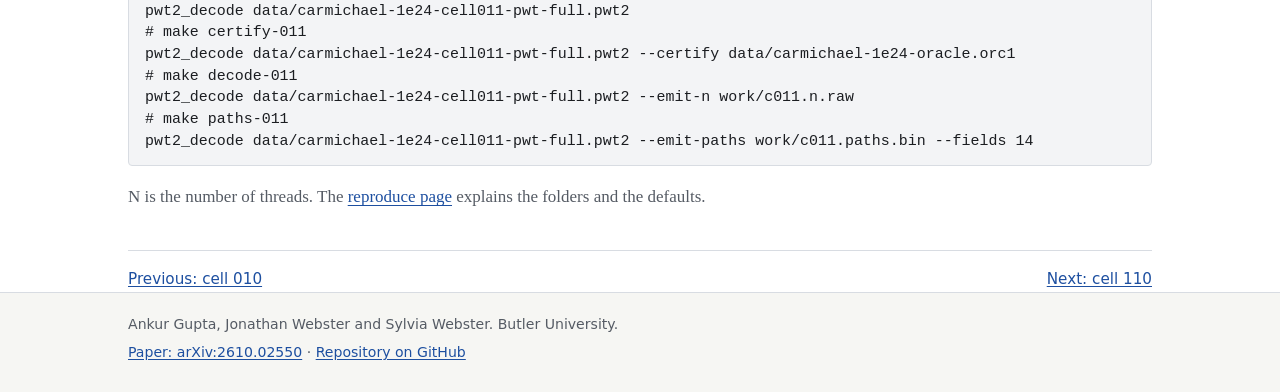
<file: docs/cells/011.html>
<!doctype html>
<html lang="en">
<head>
<meta charset="utf-8">
<meta name="viewport" content="width=device-width, initial-scale=1">
<meta name="color-scheme" content="light dark">
<title>Cell 011: PWT over all primes, coded | The Prime Wavelet Tree</title>
<meta name="description" content="A prime wavelet tree over the full prime factorization of every Carmichael number n, coded by rANS with context models. Every prime of every n is on its path, so no factoring is needed.">
<link rel="stylesheet" href="../assets/style.css">
<link rel="icon" href="../assets/favicon.svg" type="image/svg+xml">
<!-- generated by site/build_site.py from results/cells.tsv, the cell scripts and site/. Edit those, not this file. -->
</head>
<body>
<a class="skip" href="#main">Skip to the content</a>
<header class="site-header">
<div class="wrap bar">
<a class="brand" href="../index.html">The Prime Wavelet Tree</a>
<nav aria-label="Site">
<ul>
<li><a href="../index.html">Overview</a></li>
<li><a href="../data.html">Data</a></li>
<li><a href="../reproduce.html">Reproduce</a></li>
<li><a href="../formats.html">Formats</a></li>
</ul>
</nav>
</div>
</header>
<main id="main" class="wrap">
<p class="crumb"><a href="../index.html#results">Results</a> <span aria-hidden="true">&rsaquo;</span> Cell 011</p>
<h1>Cell 011: PWT over all primes, coded</h1>
<p>A prime wavelet tree over the full prime factorization of every Carmichael number <i>n</i>, coded by rANS with context models. Every prime of every <i>n</i> is on its path, so no factoring is needed.</p>
<p class="switches">Switches: A off, B on, C on. <a href="../index.html#results">What the switches mean</a>.</p>
<h2 id="file">File</h2>
<dl class="facts">
<dt>File name</dt><dd><code>carmichael-1e24-cell011-pwt-full.pwt2</code></dd>
<dt>Format</dt><dd><a href="../formats.html#pwt">Prime wavelet tree, coded</a></dd>
<dt>Size</dt><dd>1,234,242,404 bytes (1.23 GB)</dd>
<dt>Bits per CN</dt><dd>32.03</dd>
<dt>Smaller than the text</dt><dd>14.9 times</dd>
<dt>SHA-256</dt><dd><code class="hash">dd69b283217bb41c96b26751591d5bd04f5fb261d29abbbc4fb10313d666adad</code></dd>
<dt>Availability</dt><dd>Hosted. <a href="https://blue.butler.edu/~jewebste/prime-wavelet-tree/v1/carmichael-1e24-cell011-pwt-full.pwt2">Download <code>carmichael-1e24-cell011-pwt-full.pwt2</code></a>, or see the <a href="../data.html#file-011">data page</a>.</dd>
<dt>Reproduced</dt><dd>Rebuilt on 2026-10-06 with the code in the repository, from the intermediate files. The result matched the published SHA-256.</dd>
<dt>Repository folder</dt><dd><a href="https://github.com/ankurgupta-cs/prime-wavelet-tree/tree/main/cells/011-pwt-full"><code>cells/011-pwt-full/</code></a></dd>
</dl>
<h2 id="times">Times</h2>
<dl class="facts">
<dt>Build, oracle to file</dt><dd>12.7 min on one thread: 0.80 min for the full factorizations and 11.9 min for encoding.</dd>
<dt>Decode, CNs only</dt><dd>2.81 min</dd>
<dt>Decode, CNs + primes</dt><dd>2.81 min</dd>
<dt>Certify against the oracle</dt><dd>4.1 min</dd>
</dl>
<p class="note">Times are on an Intel Core i9-9900K (8 cores, 16 threads), 64 GB RAM, NVMe SSD, Windows 10. Decode times are in memory. The notes under the <a href="../index.html#results">results table</a> say how each time is measured.</p>
<h2 id="build">Build</h2>
<p>Rebuild the file from the oracle with:</p>
<pre><code>make fetch-oracle rebuild-011</code></pre>
<p>The target first builds the full factorizations (see <a href="../reproduce.html#intermediates">intermediate files</a>), then runs the encoder:</p>
<pre><code>trie_paths data/carmichael-1e24-oracle.orc1 work/fpaths.bin --full --fields 14 --threads N
pwt2_encode work/fpaths.bin data/carmichael-1e24-oracle.orc1 work/carmichael-1e24-cell011-pwt-full.pwt2 --fields 14 --full --ctx-set 3 --scratch work/scratch --chunk 33554432 --threads 4</code></pre>
<h2 id="decode">Verify, decode and certify</h2>
<pre><code>make fetch-011 verify-011
make fetch-oracle certify-011</code></pre>
<p>Verify first checks the size and SHA-256 of the file. Then the targets run these commands:</p>
<pre><code># make verify-011
pwt2_decode data/carmichael-1e24-cell011-pwt-full.pwt2
# make certify-011
pwt2_decode data/carmichael-1e24-cell011-pwt-full.pwt2 --certify data/carmichael-1e24-oracle.orc1
# make decode-011
pwt2_decode data/carmichael-1e24-cell011-pwt-full.pwt2 --emit-n work/c011.n.raw
# make paths-011
pwt2_decode data/carmichael-1e24-cell011-pwt-full.pwt2 --emit-paths work/c011.paths.bin --fields 14</code></pre>
<p class="note">N is the number of threads. The <a href="../reproduce.html#setup">reproduce page</a> explains the folders and the defaults.</p>
<nav class="pager" aria-label="Cells"><a rel="prev" href="010.html">Previous: cell 010</a>
<a rel="next" href="110.html">Next: cell 110</a></nav>
</main>
<footer class="site-footer">
<div class="wrap">
<p>Ankur Gupta, Jonathan Webster and Sylvia Webster. Butler University.</p>
<p><a href="https://arxiv.org/abs/2610.02550">Paper: arXiv:2610.02550</a> <span aria-hidden="true">&middot;</span> <a href="https://github.com/ankurgupta-cs/prime-wavelet-tree">Repository on GitHub</a></p>
</div>
</footer>
</body>
</html>
</file>
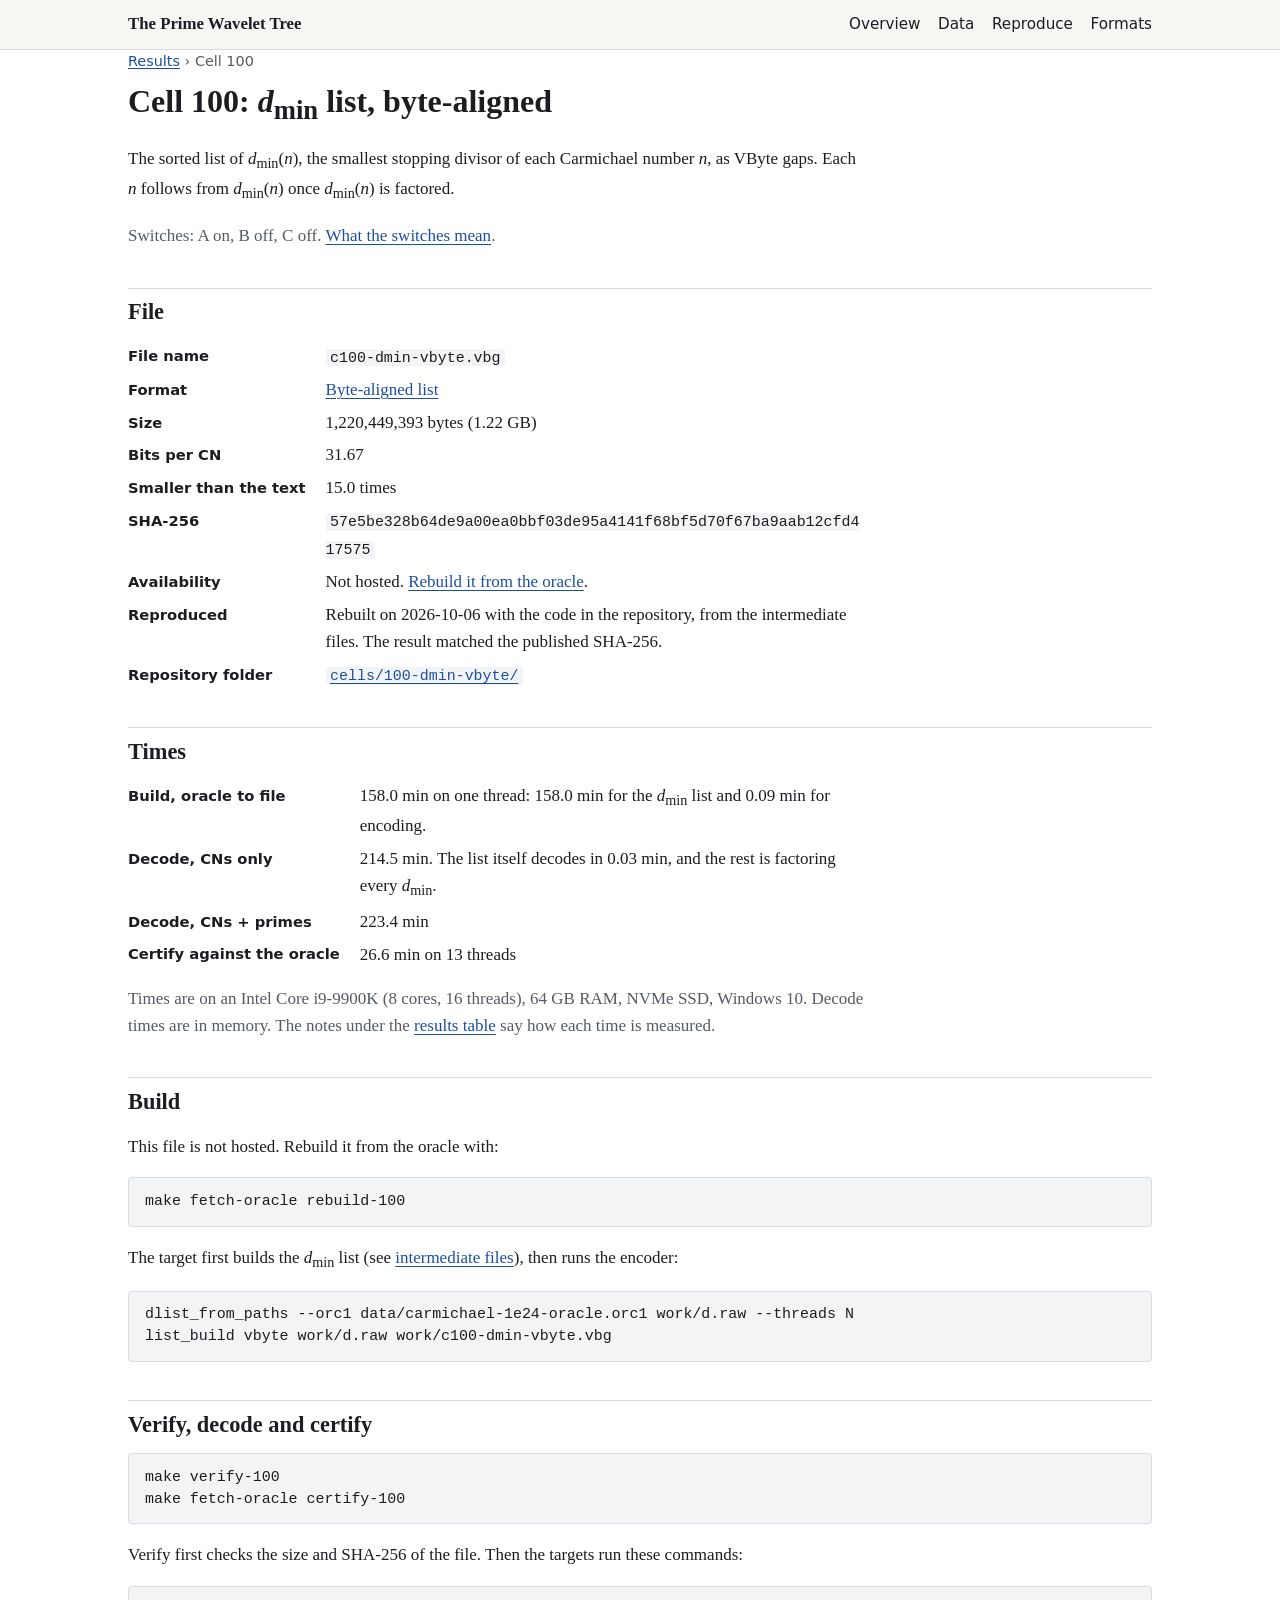
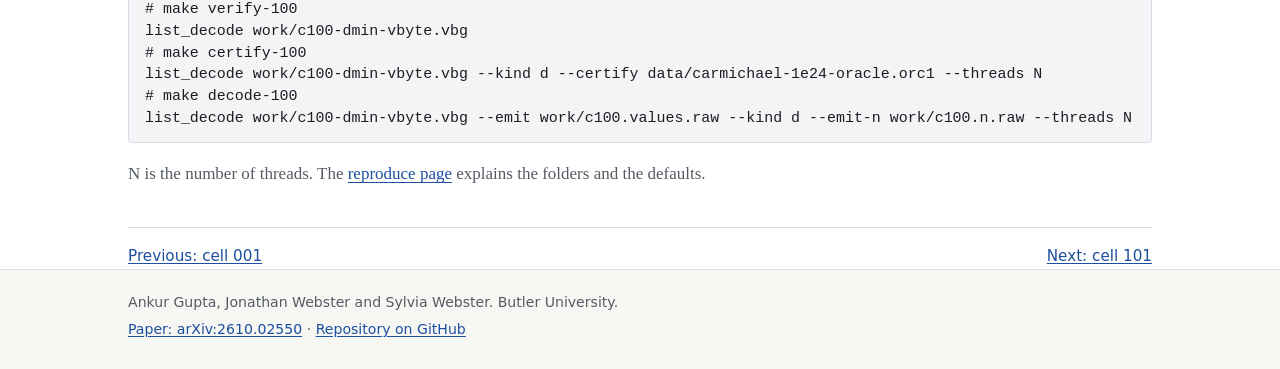
<file: docs/cells/100.html>
<!doctype html>
<html lang="en">
<head>
<meta charset="utf-8">
<meta name="viewport" content="width=device-width, initial-scale=1">
<meta name="color-scheme" content="light dark">
<title>Cell 100: d_min list, byte-aligned | The Prime Wavelet Tree</title>
<meta name="description" content="The sorted list of d_min(n), the smallest stopping divisor of each Carmichael number n, as VByte gaps. Each n follows from d_min(n) once d_min(n) is factored.">
<link rel="stylesheet" href="../assets/style.css">
<link rel="icon" href="../assets/favicon.svg" type="image/svg+xml">
<!-- generated by site/build_site.py from results/cells.tsv, the cell scripts and site/. Edit those, not this file. -->
</head>
<body>
<a class="skip" href="#main">Skip to the content</a>
<header class="site-header">
<div class="wrap bar">
<a class="brand" href="../index.html">The Prime Wavelet Tree</a>
<nav aria-label="Site">
<ul>
<li><a href="../index.html">Overview</a></li>
<li><a href="../data.html">Data</a></li>
<li><a href="../reproduce.html">Reproduce</a></li>
<li><a href="../formats.html">Formats</a></li>
</ul>
</nav>
</div>
</header>
<main id="main" class="wrap">
<p class="crumb"><a href="../index.html#results">Results</a> <span aria-hidden="true">&rsaquo;</span> Cell 100</p>
<h1>Cell 100: <i>d</i><sub>min</sub> list, byte-aligned</h1>
<p>The sorted list of <i>d</i><sub>min</sub>(<i>n</i>), the smallest stopping divisor of each Carmichael number <i>n</i>, as VByte gaps. Each <i>n</i> follows from <i>d</i><sub>min</sub>(<i>n</i>) once <i>d</i><sub>min</sub>(<i>n</i>) is factored.</p>
<p class="switches">Switches: A on, B off, C off. <a href="../index.html#results">What the switches mean</a>.</p>
<h2 id="file">File</h2>
<dl class="facts">
<dt>File name</dt><dd><code>c100-dmin-vbyte.vbg</code></dd>
<dt>Format</dt><dd><a href="../formats.html#vbyte_list">Byte-aligned list</a></dd>
<dt>Size</dt><dd>1,220,449,393 bytes (1.22 GB)</dd>
<dt>Bits per CN</dt><dd>31.67</dd>
<dt>Smaller than the text</dt><dd>15.0 times</dd>
<dt>SHA-256</dt><dd><code class="hash">57e5be328b64de9a00ea0bbf03de95a4141f68bf5d70f67ba9aab12cfd417575</code></dd>
<dt>Availability</dt><dd>Not hosted. <a href="#build">Rebuild it from the oracle</a>.</dd>
<dt>Reproduced</dt><dd>Rebuilt on 2026-10-06 with the code in the repository, from the intermediate files. The result matched the published SHA-256.</dd>
<dt>Repository folder</dt><dd><a href="https://github.com/ankurgupta-cs/prime-wavelet-tree/tree/main/cells/100-dmin-vbyte"><code>cells/100-dmin-vbyte/</code></a></dd>
</dl>
<h2 id="times">Times</h2>
<dl class="facts">
<dt>Build, oracle to file</dt><dd>158.0 min on one thread: 158.0 min for the <i>d</i><sub>min</sub> list and 0.09 min for encoding.</dd>
<dt>Decode, CNs only</dt><dd>214.5 min. The list itself decodes in 0.03 min, and the rest is factoring every <i>d</i><sub>min</sub>.</dd>
<dt>Decode, CNs + primes</dt><dd>223.4 min</dd>
<dt>Certify against the oracle</dt><dd>26.6 min on 13 threads</dd>
</dl>
<p class="note">Times are on an Intel Core i9-9900K (8 cores, 16 threads), 64 GB RAM, NVMe SSD, Windows 10. Decode times are in memory. The notes under the <a href="../index.html#results">results table</a> say how each time is measured.</p>
<h2 id="build">Build</h2>
<p>This file is not hosted. Rebuild it from the oracle with:</p>
<pre><code>make fetch-oracle rebuild-100</code></pre>
<p>The target first builds the <i>d</i><sub>min</sub> list (see <a href="../reproduce.html#intermediates">intermediate files</a>), then runs the encoder:</p>
<pre><code>dlist_from_paths --orc1 data/carmichael-1e24-oracle.orc1 work/d.raw --threads N
list_build vbyte work/d.raw work/c100-dmin-vbyte.vbg</code></pre>
<h2 id="decode">Verify, decode and certify</h2>
<pre><code>make verify-100
make fetch-oracle certify-100</code></pre>
<p>Verify first checks the size and SHA-256 of the file. Then the targets run these commands:</p>
<pre><code># make verify-100
list_decode work/c100-dmin-vbyte.vbg
# make certify-100
list_decode work/c100-dmin-vbyte.vbg --kind d --certify data/carmichael-1e24-oracle.orc1 --threads N
# make decode-100
list_decode work/c100-dmin-vbyte.vbg --emit work/c100.values.raw --kind d --emit-n work/c100.n.raw --threads N</code></pre>
<p class="note">N is the number of threads. The <a href="../reproduce.html#setup">reproduce page</a> explains the folders and the defaults.</p>
<nav class="pager" aria-label="Cells"><a rel="prev" href="001.html">Previous: cell 001</a>
<a rel="next" href="101.html">Next: cell 101</a></nav>
</main>
<footer class="site-footer">
<div class="wrap">
<p>Ankur Gupta, Jonathan Webster and Sylvia Webster. Butler University.</p>
<p><a href="https://arxiv.org/abs/2610.02550">Paper: arXiv:2610.02550</a> <span aria-hidden="true">&middot;</span> <a href="https://github.com/ankurgupta-cs/prime-wavelet-tree">Repository on GitHub</a></p>
</div>
</footer>
</body>
</html>
</file>
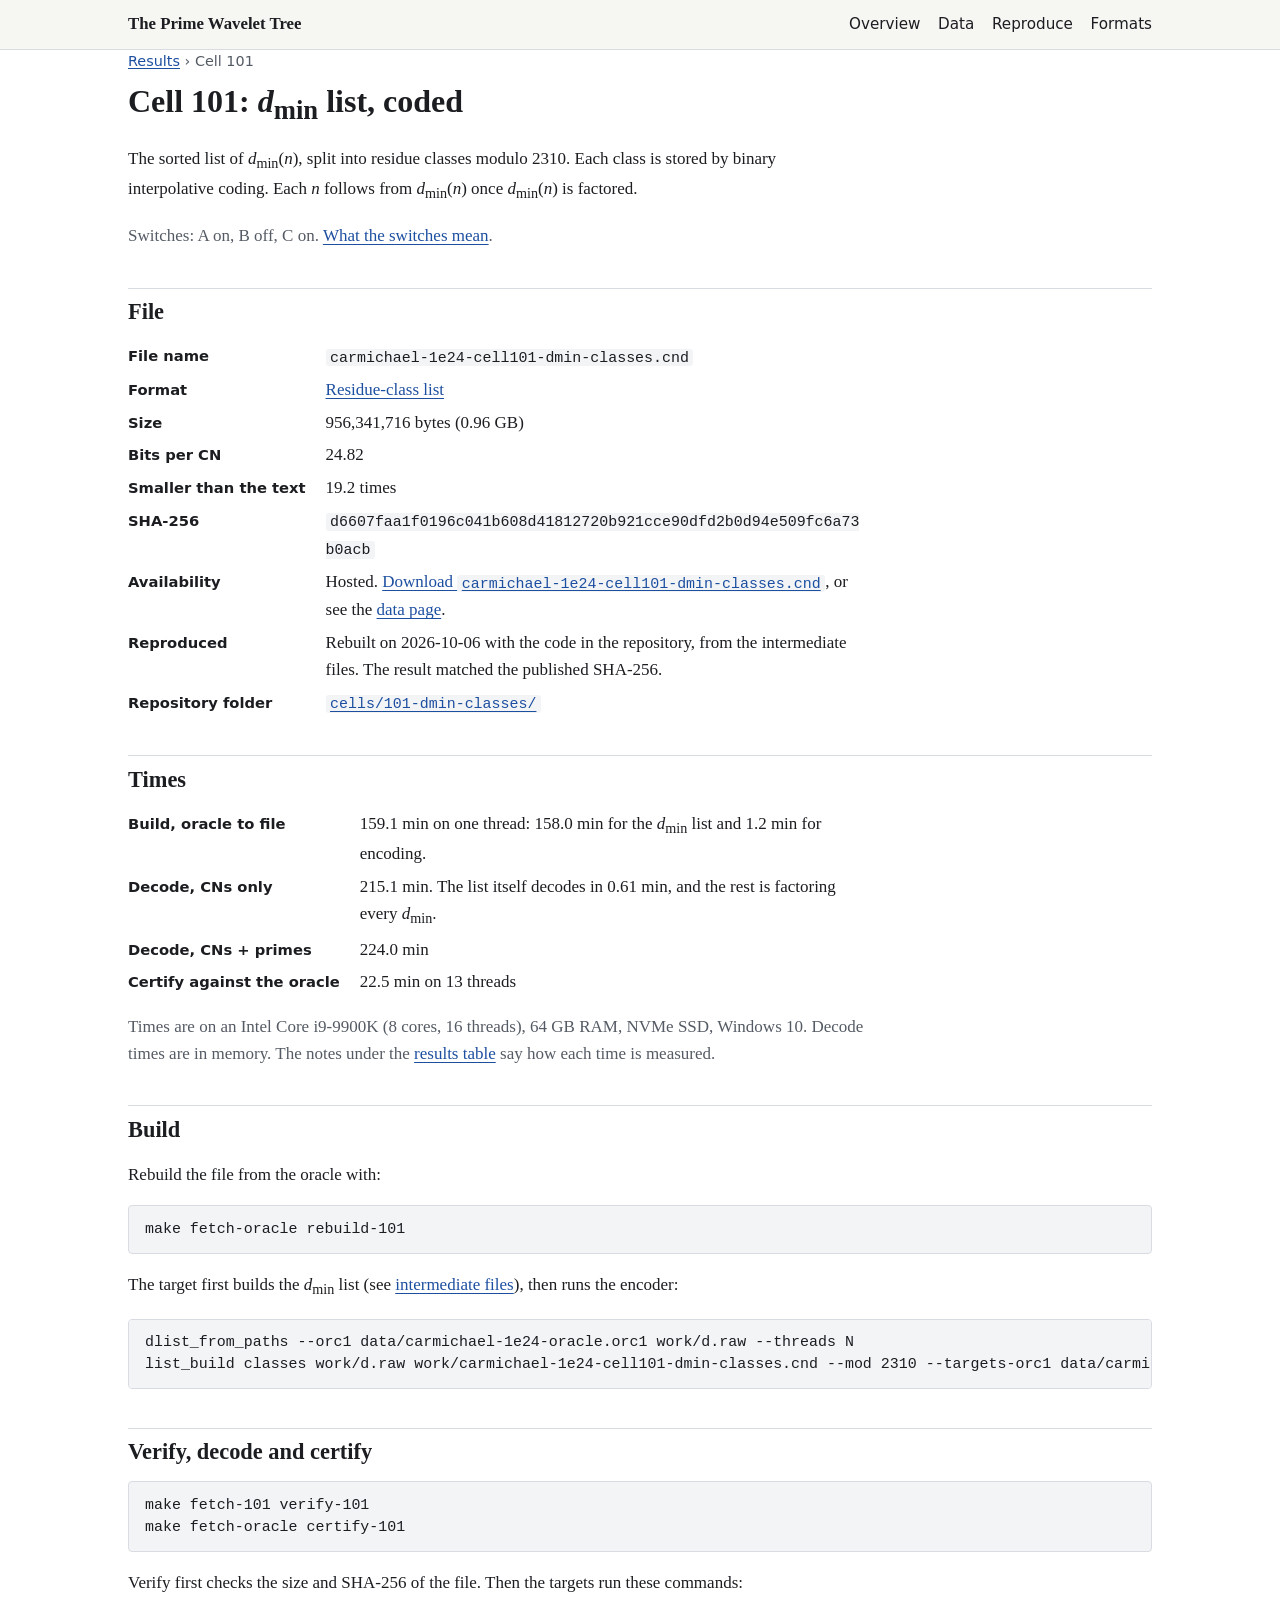
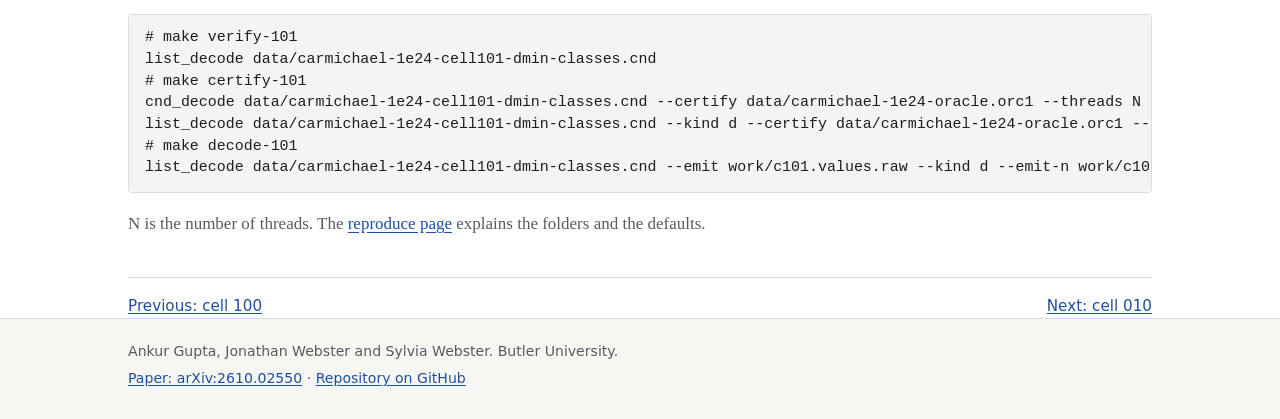
<file: docs/cells/101.html>
<!doctype html>
<html lang="en">
<head>
<meta charset="utf-8">
<meta name="viewport" content="width=device-width, initial-scale=1">
<meta name="color-scheme" content="light dark">
<title>Cell 101: d_min list, coded | The Prime Wavelet Tree</title>
<meta name="description" content="The sorted list of d_min(n), split into residue classes modulo 2310. Each class is stored by binary interpolative coding. Each n follows from d_min(n) once d_min(n) is factored.">
<link rel="stylesheet" href="../assets/style.css">
<link rel="icon" href="../assets/favicon.svg" type="image/svg+xml">
<!-- generated by site/build_site.py from results/cells.tsv, the cell scripts and site/. Edit those, not this file. -->
</head>
<body>
<a class="skip" href="#main">Skip to the content</a>
<header class="site-header">
<div class="wrap bar">
<a class="brand" href="../index.html">The Prime Wavelet Tree</a>
<nav aria-label="Site">
<ul>
<li><a href="../index.html">Overview</a></li>
<li><a href="../data.html">Data</a></li>
<li><a href="../reproduce.html">Reproduce</a></li>
<li><a href="../formats.html">Formats</a></li>
</ul>
</nav>
</div>
</header>
<main id="main" class="wrap">
<p class="crumb"><a href="../index.html#results">Results</a> <span aria-hidden="true">&rsaquo;</span> Cell 101</p>
<h1>Cell 101: <i>d</i><sub>min</sub> list, coded</h1>
<p>The sorted list of <i>d</i><sub>min</sub>(<i>n</i>), split into residue classes modulo 2310. Each class is stored by binary interpolative coding. Each <i>n</i> follows from <i>d</i><sub>min</sub>(<i>n</i>) once <i>d</i><sub>min</sub>(<i>n</i>) is factored.</p>
<p class="switches">Switches: A on, B off, C on. <a href="../index.html#results">What the switches mean</a>.</p>
<h2 id="file">File</h2>
<dl class="facts">
<dt>File name</dt><dd><code>carmichael-1e24-cell101-dmin-classes.cnd</code></dd>
<dt>Format</dt><dd><a href="../formats.html#class_list">Residue-class list</a></dd>
<dt>Size</dt><dd>956,341,716 bytes (0.96 GB)</dd>
<dt>Bits per CN</dt><dd>24.82</dd>
<dt>Smaller than the text</dt><dd>19.2 times</dd>
<dt>SHA-256</dt><dd><code class="hash">d6607faa1f0196c041b608d41812720b921cce90dfd2b0d94e509fc6a73b0acb</code></dd>
<dt>Availability</dt><dd>Hosted. <a href="https://blue.butler.edu/~jewebste/prime-wavelet-tree/v1/carmichael-1e24-cell101-dmin-classes.cnd">Download <code>carmichael-1e24-cell101-dmin-classes.cnd</code></a>, or see the <a href="../data.html#file-101">data page</a>.</dd>
<dt>Reproduced</dt><dd>Rebuilt on 2026-10-06 with the code in the repository, from the intermediate files. The result matched the published SHA-256.</dd>
<dt>Repository folder</dt><dd><a href="https://github.com/ankurgupta-cs/prime-wavelet-tree/tree/main/cells/101-dmin-classes"><code>cells/101-dmin-classes/</code></a></dd>
</dl>
<h2 id="times">Times</h2>
<dl class="facts">
<dt>Build, oracle to file</dt><dd>159.1 min on one thread: 158.0 min for the <i>d</i><sub>min</sub> list and 1.2 min for encoding.</dd>
<dt>Decode, CNs only</dt><dd>215.1 min. The list itself decodes in 0.61 min, and the rest is factoring every <i>d</i><sub>min</sub>.</dd>
<dt>Decode, CNs + primes</dt><dd>224.0 min</dd>
<dt>Certify against the oracle</dt><dd>22.5 min on 13 threads</dd>
</dl>
<p class="note">Times are on an Intel Core i9-9900K (8 cores, 16 threads), 64 GB RAM, NVMe SSD, Windows 10. Decode times are in memory. The notes under the <a href="../index.html#results">results table</a> say how each time is measured.</p>
<h2 id="build">Build</h2>
<p>Rebuild the file from the oracle with:</p>
<pre><code>make fetch-oracle rebuild-101</code></pre>
<p>The target first builds the <i>d</i><sub>min</sub> list (see <a href="../reproduce.html#intermediates">intermediate files</a>), then runs the encoder:</p>
<pre><code>dlist_from_paths --orc1 data/carmichael-1e24-oracle.orc1 work/d.raw --threads N
list_build classes work/d.raw work/carmichael-1e24-cell101-dmin-classes.cnd --mod 2310 --targets-orc1 data/carmichael-1e24-oracle.orc1</code></pre>
<h2 id="decode">Verify, decode and certify</h2>
<pre><code>make fetch-101 verify-101
make fetch-oracle certify-101</code></pre>
<p>Verify first checks the size and SHA-256 of the file. Then the targets run these commands:</p>
<pre><code># make verify-101
list_decode data/carmichael-1e24-cell101-dmin-classes.cnd
# make certify-101
cnd_decode data/carmichael-1e24-cell101-dmin-classes.cnd --certify data/carmichael-1e24-oracle.orc1 --threads N
list_decode data/carmichael-1e24-cell101-dmin-classes.cnd --kind d --certify data/carmichael-1e24-oracle.orc1 --threads N    # with CERTIFY_TOOL=list_decode
# make decode-101
list_decode data/carmichael-1e24-cell101-dmin-classes.cnd --emit work/c101.values.raw --kind d --emit-n work/c101.n.raw --threads N</code></pre>
<p class="note">N is the number of threads. The <a href="../reproduce.html#setup">reproduce page</a> explains the folders and the defaults.</p>
<nav class="pager" aria-label="Cells"><a rel="prev" href="100.html">Previous: cell 100</a>
<a rel="next" href="010.html">Next: cell 010</a></nav>
</main>
<footer class="site-footer">
<div class="wrap">
<p>Ankur Gupta, Jonathan Webster and Sylvia Webster. Butler University.</p>
<p><a href="https://arxiv.org/abs/2610.02550">Paper: arXiv:2610.02550</a> <span aria-hidden="true">&middot;</span> <a href="https://github.com/ankurgupta-cs/prime-wavelet-tree">Repository on GitHub</a></p>
</div>
</footer>
</body>
</html>
</file>
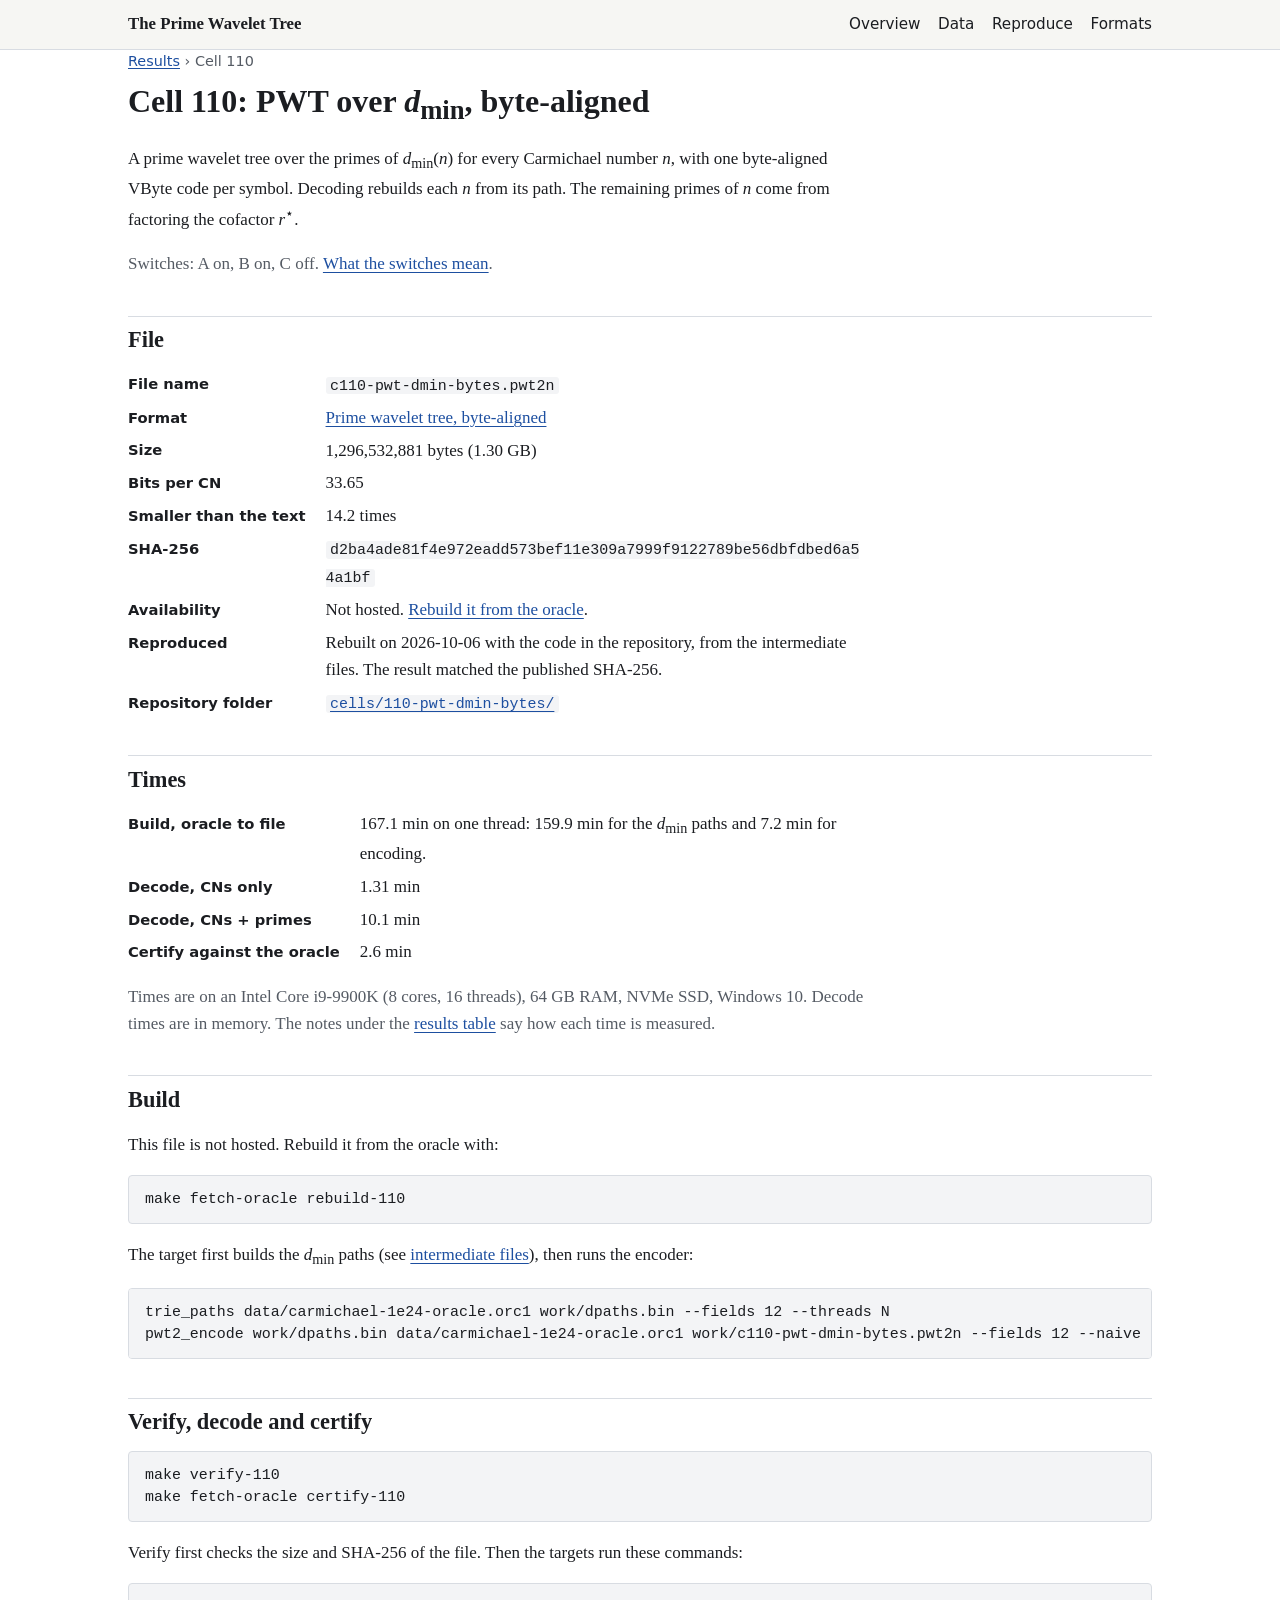
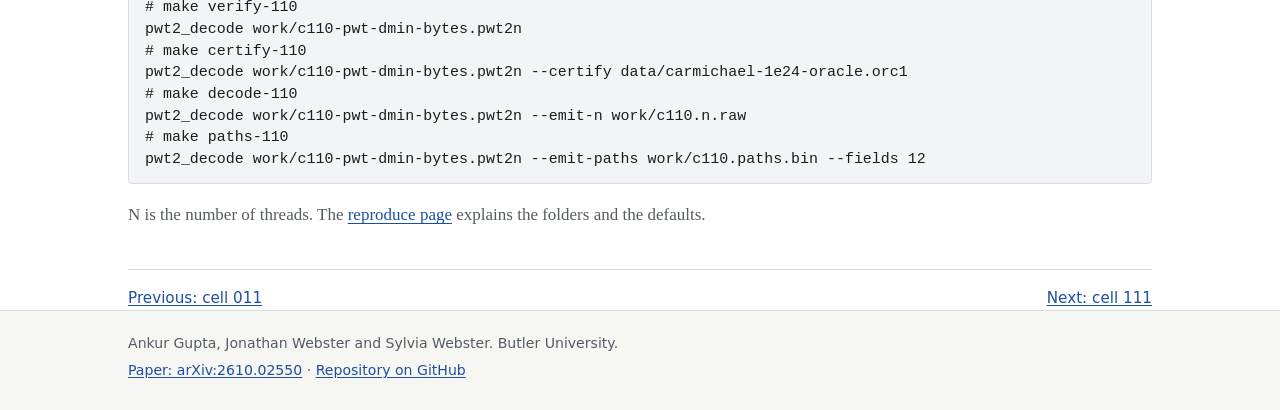
<file: docs/cells/110.html>
<!doctype html>
<html lang="en">
<head>
<meta charset="utf-8">
<meta name="viewport" content="width=device-width, initial-scale=1">
<meta name="color-scheme" content="light dark">
<title>Cell 110: PWT over d_min, byte-aligned | The Prime Wavelet Tree</title>
<meta name="description" content="A prime wavelet tree over the primes of d_min(n) for every Carmichael number n, with one byte-aligned VByte code per symbol. Decoding rebuilds each n from its path. The remaining primes of n come from factoring the cofactor r*.">
<link rel="stylesheet" href="../assets/style.css">
<link rel="icon" href="../assets/favicon.svg" type="image/svg+xml">
<!-- generated by site/build_site.py from results/cells.tsv, the cell scripts and site/. Edit those, not this file. -->
</head>
<body>
<a class="skip" href="#main">Skip to the content</a>
<header class="site-header">
<div class="wrap bar">
<a class="brand" href="../index.html">The Prime Wavelet Tree</a>
<nav aria-label="Site">
<ul>
<li><a href="../index.html">Overview</a></li>
<li><a href="../data.html">Data</a></li>
<li><a href="../reproduce.html">Reproduce</a></li>
<li><a href="../formats.html">Formats</a></li>
</ul>
</nav>
</div>
</header>
<main id="main" class="wrap">
<p class="crumb"><a href="../index.html#results">Results</a> <span aria-hidden="true">&rsaquo;</span> Cell 110</p>
<h1>Cell 110: PWT over <i>d</i><sub>min</sub>, byte-aligned</h1>
<p>A prime wavelet tree over the primes of <i>d</i><sub>min</sub>(<i>n</i>) for every Carmichael number <i>n</i>, with one byte-aligned VByte code per symbol. Decoding rebuilds each <i>n</i> from its path. The remaining primes of <i>n</i> come from factoring the cofactor <i>r</i><sup>&#8902;</sup>.</p>
<p class="switches">Switches: A on, B on, C off. <a href="../index.html#results">What the switches mean</a>.</p>
<h2 id="file">File</h2>
<dl class="facts">
<dt>File name</dt><dd><code>c110-pwt-dmin-bytes.pwt2n</code></dd>
<dt>Format</dt><dd><a href="../formats.html#pwt_bytes">Prime wavelet tree, byte-aligned</a></dd>
<dt>Size</dt><dd>1,296,532,881 bytes (1.30 GB)</dd>
<dt>Bits per CN</dt><dd>33.65</dd>
<dt>Smaller than the text</dt><dd>14.2 times</dd>
<dt>SHA-256</dt><dd><code class="hash">d2ba4ade81f4e972eadd573bef11e309a7999f9122789be56dbfdbed6a54a1bf</code></dd>
<dt>Availability</dt><dd>Not hosted. <a href="#build">Rebuild it from the oracle</a>.</dd>
<dt>Reproduced</dt><dd>Rebuilt on 2026-10-06 with the code in the repository, from the intermediate files. The result matched the published SHA-256.</dd>
<dt>Repository folder</dt><dd><a href="https://github.com/ankurgupta-cs/prime-wavelet-tree/tree/main/cells/110-pwt-dmin-bytes"><code>cells/110-pwt-dmin-bytes/</code></a></dd>
</dl>
<h2 id="times">Times</h2>
<dl class="facts">
<dt>Build, oracle to file</dt><dd>167.1 min on one thread: 159.9 min for the <i>d</i><sub>min</sub> paths and 7.2 min for encoding.</dd>
<dt>Decode, CNs only</dt><dd>1.31 min</dd>
<dt>Decode, CNs + primes</dt><dd>10.1 min</dd>
<dt>Certify against the oracle</dt><dd>2.6 min</dd>
</dl>
<p class="note">Times are on an Intel Core i9-9900K (8 cores, 16 threads), 64 GB RAM, NVMe SSD, Windows 10. Decode times are in memory. The notes under the <a href="../index.html#results">results table</a> say how each time is measured.</p>
<h2 id="build">Build</h2>
<p>This file is not hosted. Rebuild it from the oracle with:</p>
<pre><code>make fetch-oracle rebuild-110</code></pre>
<p>The target first builds the <i>d</i><sub>min</sub> paths (see <a href="../reproduce.html#intermediates">intermediate files</a>), then runs the encoder:</p>
<pre><code>trie_paths data/carmichael-1e24-oracle.orc1 work/dpaths.bin --fields 12 --threads N
pwt2_encode work/dpaths.bin data/carmichael-1e24-oracle.orc1 work/c110-pwt-dmin-bytes.pwt2n --fields 12 --naive --scratch work/scratch --chunk 33554432 --threads 4</code></pre>
<h2 id="decode">Verify, decode and certify</h2>
<pre><code>make verify-110
make fetch-oracle certify-110</code></pre>
<p>Verify first checks the size and SHA-256 of the file. Then the targets run these commands:</p>
<pre><code># make verify-110
pwt2_decode work/c110-pwt-dmin-bytes.pwt2n
# make certify-110
pwt2_decode work/c110-pwt-dmin-bytes.pwt2n --certify data/carmichael-1e24-oracle.orc1
# make decode-110
pwt2_decode work/c110-pwt-dmin-bytes.pwt2n --emit-n work/c110.n.raw
# make paths-110
pwt2_decode work/c110-pwt-dmin-bytes.pwt2n --emit-paths work/c110.paths.bin --fields 12</code></pre>
<p class="note">N is the number of threads. The <a href="../reproduce.html#setup">reproduce page</a> explains the folders and the defaults.</p>
<nav class="pager" aria-label="Cells"><a rel="prev" href="011.html">Previous: cell 011</a>
<a rel="next" href="111.html">Next: cell 111</a></nav>
</main>
<footer class="site-footer">
<div class="wrap">
<p>Ankur Gupta, Jonathan Webster and Sylvia Webster. Butler University.</p>
<p><a href="https://arxiv.org/abs/2610.02550">Paper: arXiv:2610.02550</a> <span aria-hidden="true">&middot;</span> <a href="https://github.com/ankurgupta-cs/prime-wavelet-tree">Repository on GitHub</a></p>
</div>
</footer>
</body>
</html>
</file>
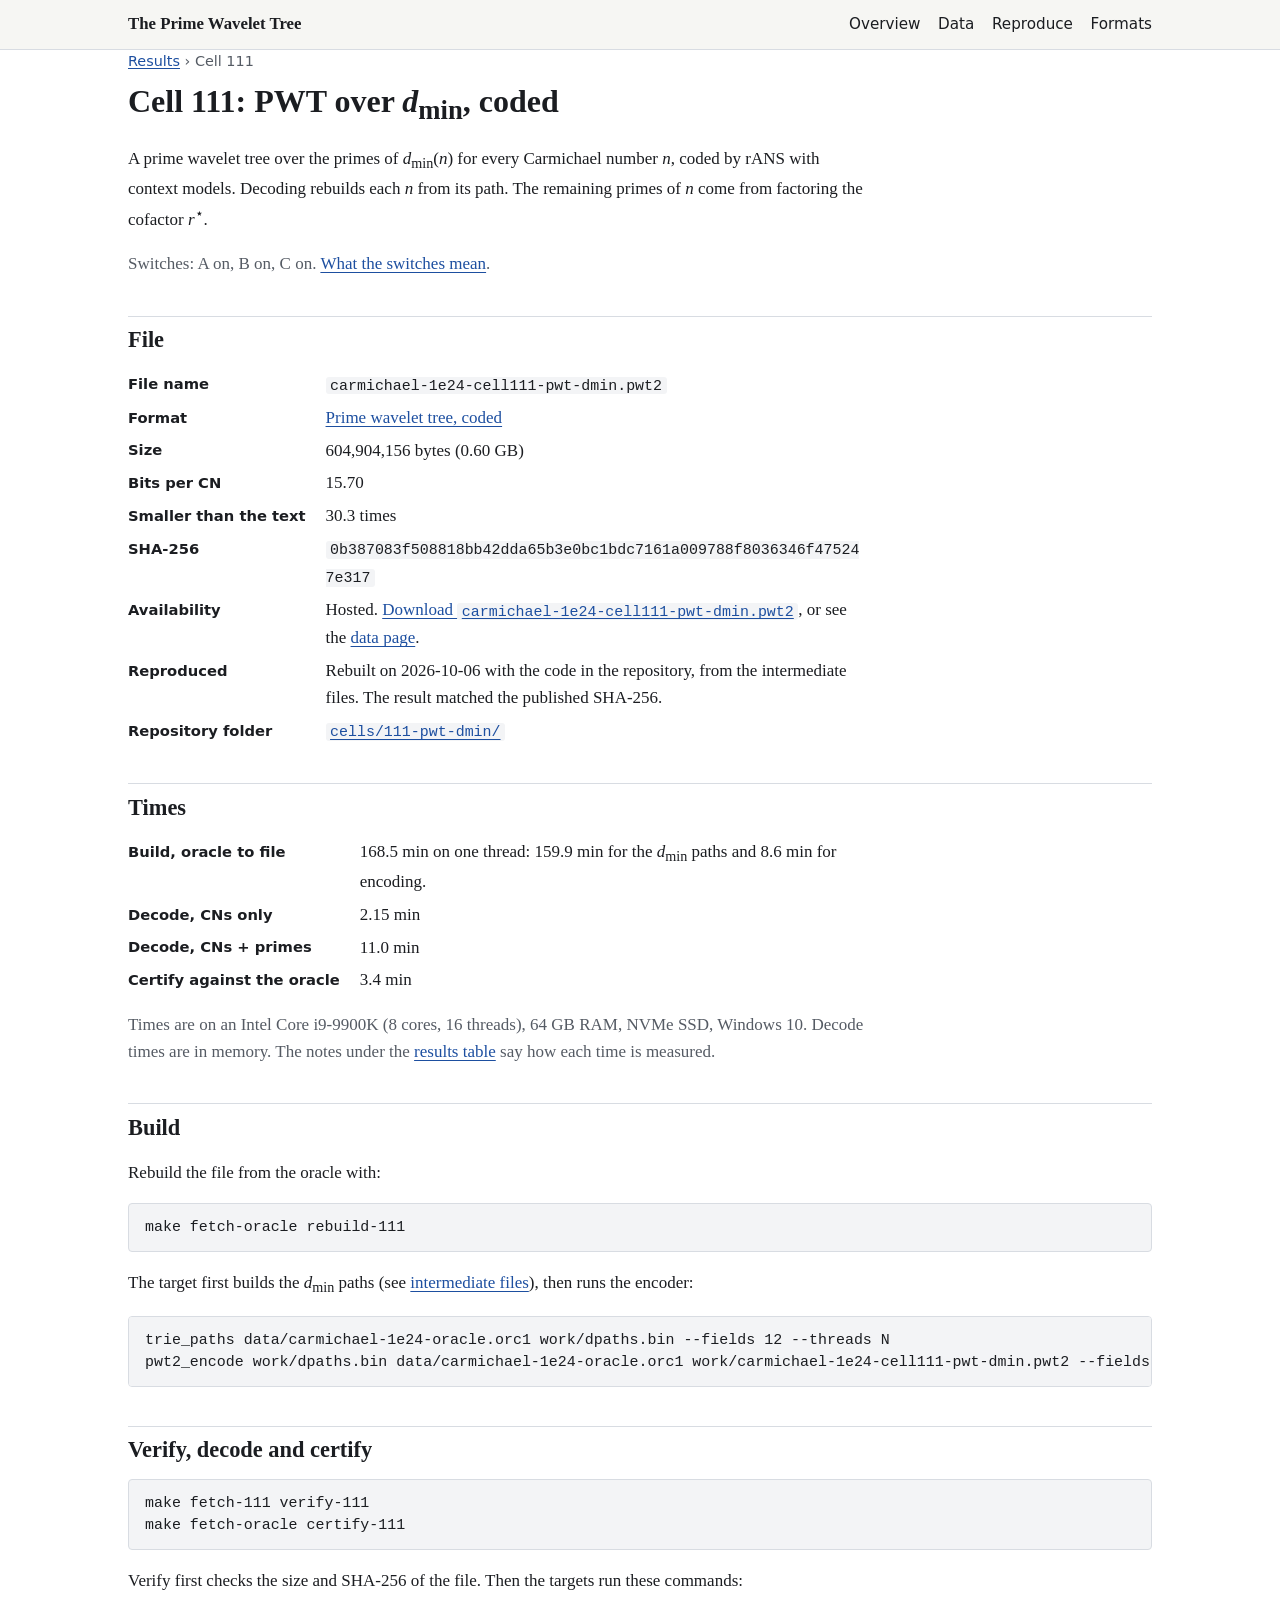
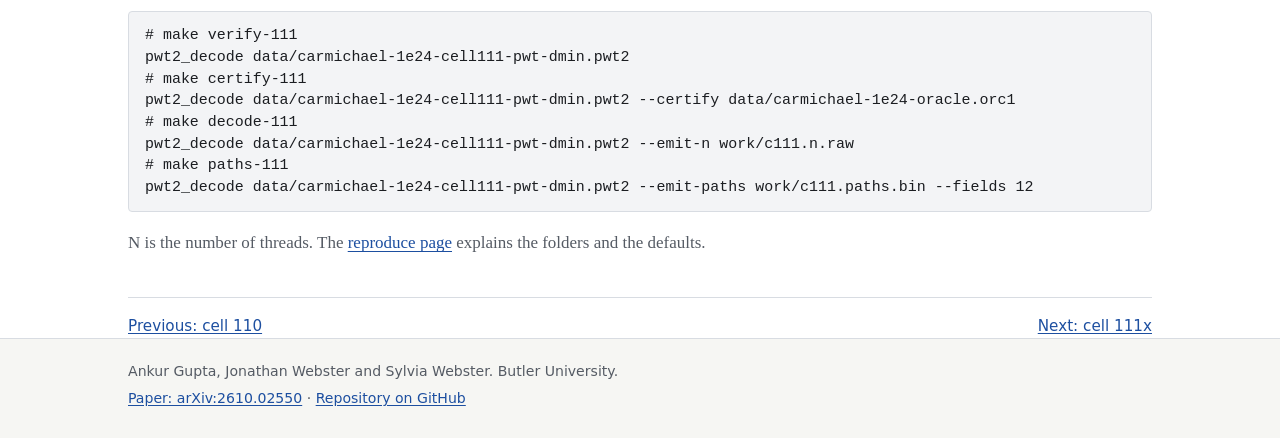
<file: docs/cells/111.html>
<!doctype html>
<html lang="en">
<head>
<meta charset="utf-8">
<meta name="viewport" content="width=device-width, initial-scale=1">
<meta name="color-scheme" content="light dark">
<title>Cell 111: PWT over d_min, coded | The Prime Wavelet Tree</title>
<meta name="description" content="A prime wavelet tree over the primes of d_min(n) for every Carmichael number n, coded by rANS with context models. Decoding rebuilds each n from its path. The remaining primes of n come from factoring the cofactor r*.">
<link rel="stylesheet" href="../assets/style.css">
<link rel="icon" href="../assets/favicon.svg" type="image/svg+xml">
<!-- generated by site/build_site.py from results/cells.tsv, the cell scripts and site/. Edit those, not this file. -->
</head>
<body>
<a class="skip" href="#main">Skip to the content</a>
<header class="site-header">
<div class="wrap bar">
<a class="brand" href="../index.html">The Prime Wavelet Tree</a>
<nav aria-label="Site">
<ul>
<li><a href="../index.html">Overview</a></li>
<li><a href="../data.html">Data</a></li>
<li><a href="../reproduce.html">Reproduce</a></li>
<li><a href="../formats.html">Formats</a></li>
</ul>
</nav>
</div>
</header>
<main id="main" class="wrap">
<p class="crumb"><a href="../index.html#results">Results</a> <span aria-hidden="true">&rsaquo;</span> Cell 111</p>
<h1>Cell 111: PWT over <i>d</i><sub>min</sub>, coded</h1>
<p>A prime wavelet tree over the primes of <i>d</i><sub>min</sub>(<i>n</i>) for every Carmichael number <i>n</i>, coded by rANS with context models. Decoding rebuilds each <i>n</i> from its path. The remaining primes of <i>n</i> come from factoring the cofactor <i>r</i><sup>&#8902;</sup>.</p>
<p class="switches">Switches: A on, B on, C on. <a href="../index.html#results">What the switches mean</a>.</p>
<h2 id="file">File</h2>
<dl class="facts">
<dt>File name</dt><dd><code>carmichael-1e24-cell111-pwt-dmin.pwt2</code></dd>
<dt>Format</dt><dd><a href="../formats.html#pwt">Prime wavelet tree, coded</a></dd>
<dt>Size</dt><dd>604,904,156 bytes (0.60 GB)</dd>
<dt>Bits per CN</dt><dd>15.70</dd>
<dt>Smaller than the text</dt><dd>30.3 times</dd>
<dt>SHA-256</dt><dd><code class="hash">0b387083f508818bb42dda65b3e0bc1bdc7161a009788f8036346f475247e317</code></dd>
<dt>Availability</dt><dd>Hosted. <a href="https://blue.butler.edu/~jewebste/prime-wavelet-tree/v1/carmichael-1e24-cell111-pwt-dmin.pwt2">Download <code>carmichael-1e24-cell111-pwt-dmin.pwt2</code></a>, or see the <a href="../data.html#file-111">data page</a>.</dd>
<dt>Reproduced</dt><dd>Rebuilt on 2026-10-06 with the code in the repository, from the intermediate files. The result matched the published SHA-256.</dd>
<dt>Repository folder</dt><dd><a href="https://github.com/ankurgupta-cs/prime-wavelet-tree/tree/main/cells/111-pwt-dmin"><code>cells/111-pwt-dmin/</code></a></dd>
</dl>
<h2 id="times">Times</h2>
<dl class="facts">
<dt>Build, oracle to file</dt><dd>168.5 min on one thread: 159.9 min for the <i>d</i><sub>min</sub> paths and 8.6 min for encoding.</dd>
<dt>Decode, CNs only</dt><dd>2.15 min</dd>
<dt>Decode, CNs + primes</dt><dd>11.0 min</dd>
<dt>Certify against the oracle</dt><dd>3.4 min</dd>
</dl>
<p class="note">Times are on an Intel Core i9-9900K (8 cores, 16 threads), 64 GB RAM, NVMe SSD, Windows 10. Decode times are in memory. The notes under the <a href="../index.html#results">results table</a> say how each time is measured.</p>
<h2 id="build">Build</h2>
<p>Rebuild the file from the oracle with:</p>
<pre><code>make fetch-oracle rebuild-111</code></pre>
<p>The target first builds the <i>d</i><sub>min</sub> paths (see <a href="../reproduce.html#intermediates">intermediate files</a>), then runs the encoder:</p>
<pre><code>trie_paths data/carmichael-1e24-oracle.orc1 work/dpaths.bin --fields 12 --threads N
pwt2_encode work/dpaths.bin data/carmichael-1e24-oracle.orc1 work/carmichael-1e24-cell111-pwt-dmin.pwt2 --fields 12 --ctx-set 3 --scratch work/scratch --chunk 33554432 --threads 4</code></pre>
<h2 id="decode">Verify, decode and certify</h2>
<pre><code>make fetch-111 verify-111
make fetch-oracle certify-111</code></pre>
<p>Verify first checks the size and SHA-256 of the file. Then the targets run these commands:</p>
<pre><code># make verify-111
pwt2_decode data/carmichael-1e24-cell111-pwt-dmin.pwt2
# make certify-111
pwt2_decode data/carmichael-1e24-cell111-pwt-dmin.pwt2 --certify data/carmichael-1e24-oracle.orc1
# make decode-111
pwt2_decode data/carmichael-1e24-cell111-pwt-dmin.pwt2 --emit-n work/c111.n.raw
# make paths-111
pwt2_decode data/carmichael-1e24-cell111-pwt-dmin.pwt2 --emit-paths work/c111.paths.bin --fields 12</code></pre>
<p class="note">N is the number of threads. The <a href="../reproduce.html#setup">reproduce page</a> explains the folders and the defaults.</p>
<nav class="pager" aria-label="Cells"><a rel="prev" href="110.html">Previous: cell 110</a>
<a rel="next" href="111x.html">Next: cell 111x</a></nav>
</main>
<footer class="site-footer">
<div class="wrap">
<p>Ankur Gupta, Jonathan Webster and Sylvia Webster. Butler University.</p>
<p><a href="https://arxiv.org/abs/2610.02550">Paper: arXiv:2610.02550</a> <span aria-hidden="true">&middot;</span> <a href="https://github.com/ankurgupta-cs/prime-wavelet-tree">Repository on GitHub</a></p>
</div>
</footer>
</body>
</html>
</file>
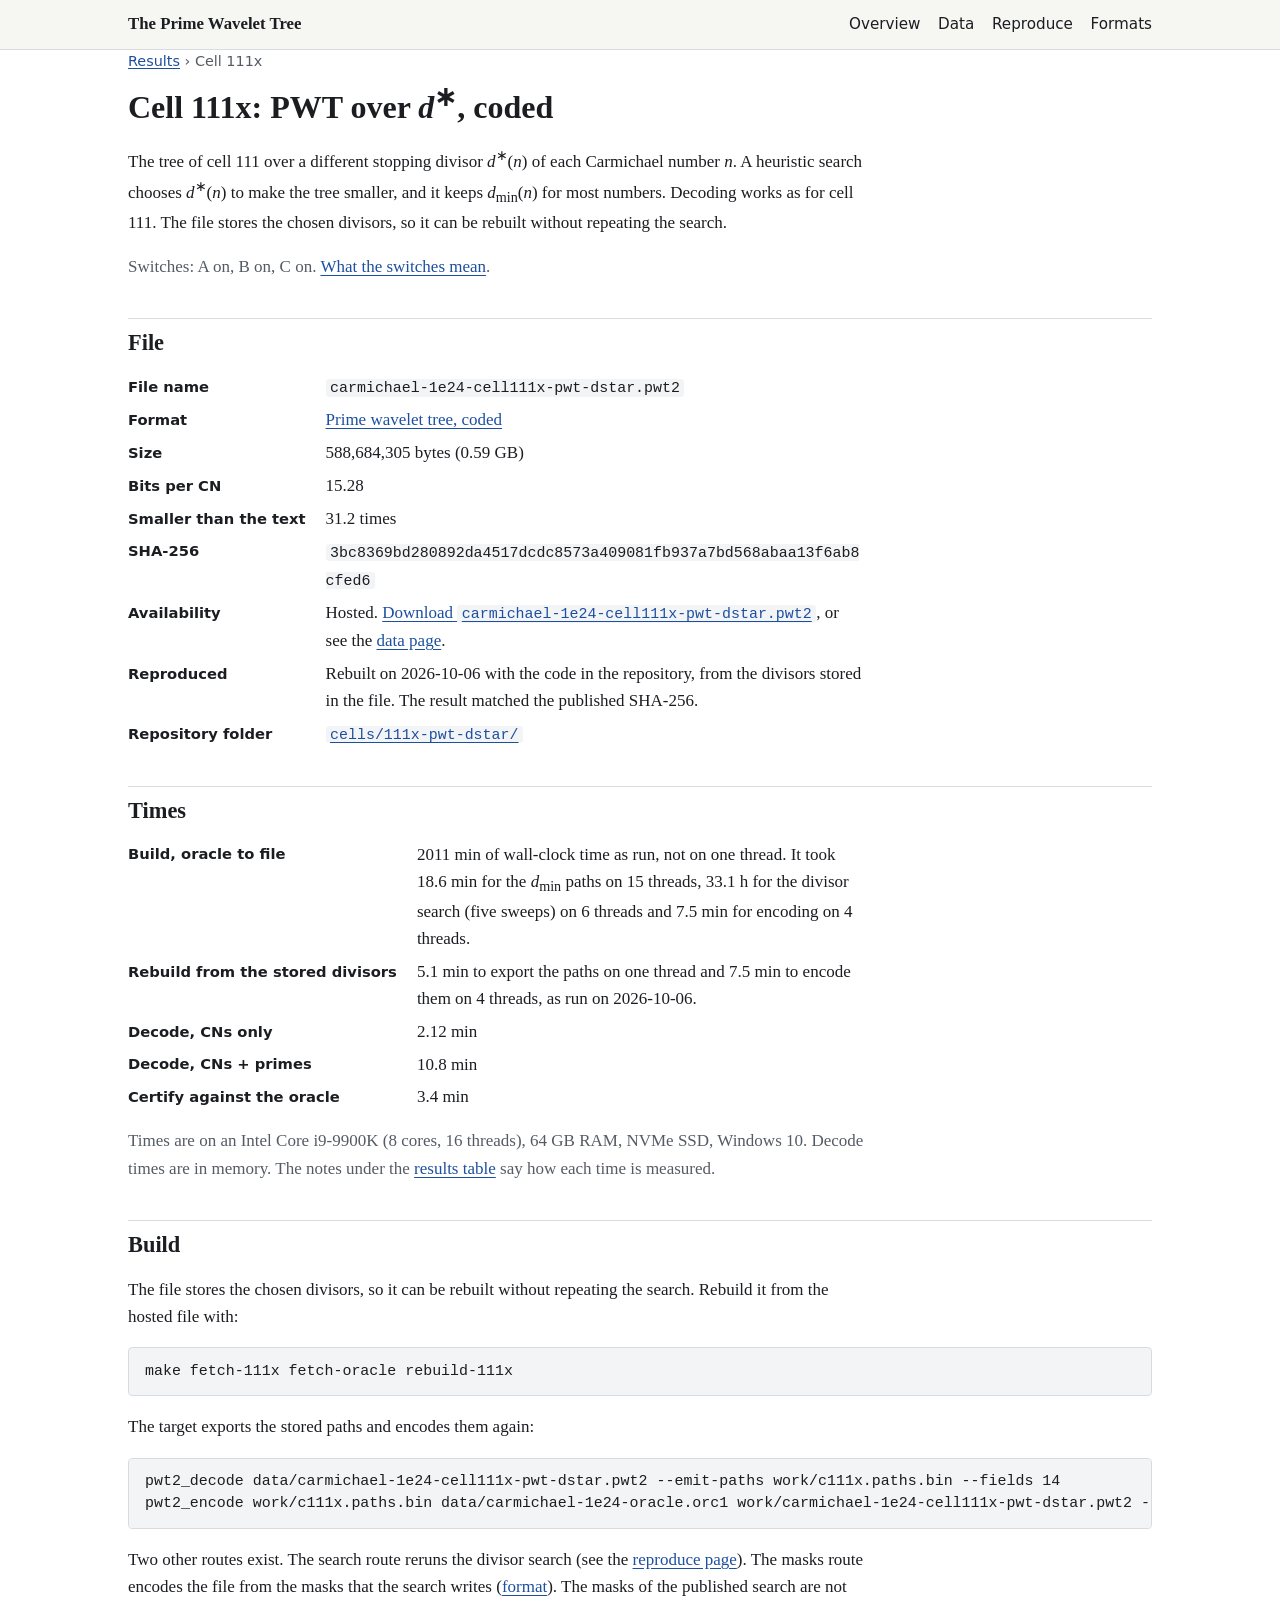
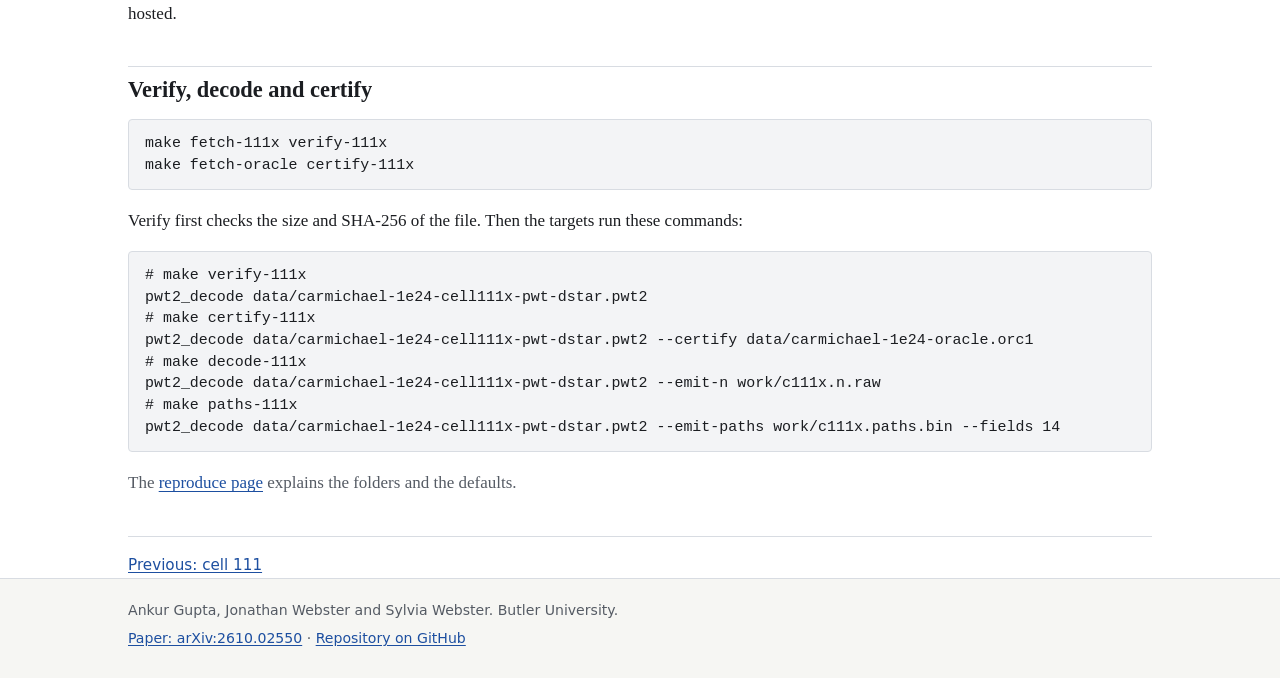
<file: docs/cells/111x.html>
<!doctype html>
<html lang="en">
<head>
<meta charset="utf-8">
<meta name="viewport" content="width=device-width, initial-scale=1">
<meta name="color-scheme" content="light dark">
<title>Cell 111x: PWT over d*, coded | The Prime Wavelet Tree</title>
<meta name="description" content="The tree of cell 111 over a different stopping divisor d*(n) of each Carmichael number n. A heuristic search chooses d*(n) to make the tree smaller, and it keeps d_min(n) for most numbers. Decoding works as for cell 111. The file stores the chosen divisors, so it can be rebuilt without repeating the search.">
<link rel="stylesheet" href="../assets/style.css">
<link rel="icon" href="../assets/favicon.svg" type="image/svg+xml">
<!-- generated by site/build_site.py from results/cells.tsv, the cell scripts and site/. Edit those, not this file. -->
</head>
<body>
<a class="skip" href="#main">Skip to the content</a>
<header class="site-header">
<div class="wrap bar">
<a class="brand" href="../index.html">The Prime Wavelet Tree</a>
<nav aria-label="Site">
<ul>
<li><a href="../index.html">Overview</a></li>
<li><a href="../data.html">Data</a></li>
<li><a href="../reproduce.html">Reproduce</a></li>
<li><a href="../formats.html">Formats</a></li>
</ul>
</nav>
</div>
</header>
<main id="main" class="wrap">
<p class="crumb"><a href="../index.html#results">Results</a> <span aria-hidden="true">&rsaquo;</span> Cell 111x</p>
<h1>Cell 111x: PWT over <i>d</i><sup>&#8727;</sup>, coded</h1>
<p>The tree of cell 111 over a different stopping divisor <i>d</i><sup>&#8727;</sup>(<i>n</i>) of each Carmichael number <i>n</i>. A heuristic search chooses <i>d</i><sup>&#8727;</sup>(<i>n</i>) to make the tree smaller, and it keeps <i>d</i><sub>min</sub>(<i>n</i>) for most numbers. Decoding works as for cell 111. The file stores the chosen divisors, so it can be rebuilt without repeating the search.</p>
<p class="switches">Switches: A on, B on, C on. <a href="../index.html#results">What the switches mean</a>.</p>
<h2 id="file">File</h2>
<dl class="facts">
<dt>File name</dt><dd><code>carmichael-1e24-cell111x-pwt-dstar.pwt2</code></dd>
<dt>Format</dt><dd><a href="../formats.html#pwt">Prime wavelet tree, coded</a></dd>
<dt>Size</dt><dd>588,684,305 bytes (0.59 GB)</dd>
<dt>Bits per CN</dt><dd>15.28</dd>
<dt>Smaller than the text</dt><dd>31.2 times</dd>
<dt>SHA-256</dt><dd><code class="hash">3bc8369bd280892da4517dcdc8573a409081fb937a7bd568abaa13f6ab8cfed6</code></dd>
<dt>Availability</dt><dd>Hosted. <a href="https://blue.butler.edu/~jewebste/prime-wavelet-tree/v1/carmichael-1e24-cell111x-pwt-dstar.pwt2">Download <code>carmichael-1e24-cell111x-pwt-dstar.pwt2</code></a>, or see the <a href="../data.html#file-111x">data page</a>.</dd>
<dt>Reproduced</dt><dd>Rebuilt on 2026-10-06 with the code in the repository, from the divisors stored in the file. The result matched the published SHA-256.</dd>
<dt>Repository folder</dt><dd><a href="https://github.com/ankurgupta-cs/prime-wavelet-tree/tree/main/cells/111x-pwt-dstar"><code>cells/111x-pwt-dstar/</code></a></dd>
</dl>
<h2 id="times">Times</h2>
<dl class="facts">
<dt>Build, oracle to file</dt><dd>2011 min of wall-clock time as run, not on one thread. It took 18.6 min for the <i>d</i><sub>min</sub> paths on 15 threads, 33.1 h for the divisor search (five sweeps) on 6 threads and 7.5 min for encoding on 4 threads.</dd>
<dt>Rebuild from the stored divisors</dt><dd>5.1 min to export the paths on one thread and 7.5 min to encode them on 4 threads, as run on 2026-10-06.</dd>
<dt>Decode, CNs only</dt><dd>2.12 min</dd>
<dt>Decode, CNs + primes</dt><dd>10.8 min</dd>
<dt>Certify against the oracle</dt><dd>3.4 min</dd>
</dl>
<p class="note">Times are on an Intel Core i9-9900K (8 cores, 16 threads), 64 GB RAM, NVMe SSD, Windows 10. Decode times are in memory. The notes under the <a href="../index.html#results">results table</a> say how each time is measured.</p>
<h2 id="build">Build</h2>
<p>The file stores the chosen divisors, so it can be rebuilt without repeating the search. Rebuild it from the hosted file with:</p>
<pre><code>make fetch-111x fetch-oracle rebuild-111x</code></pre>
<p>The target exports the stored paths and encodes them again:</p>
<pre><code>pwt2_decode data/carmichael-1e24-cell111x-pwt-dstar.pwt2 --emit-paths work/c111x.paths.bin --fields 14
pwt2_encode work/c111x.paths.bin data/carmichael-1e24-oracle.orc1 work/carmichael-1e24-cell111x-pwt-dstar.pwt2 --fields 14 --ctx-set 3 --scratch work/scratch --chunk 33554432 --threads 4</code></pre>
<p>Two other routes exist. The search route reruns the divisor search (see the <a href="../reproduce.html#tier-dstar">reproduce page</a>). The masks route encodes the file from the masks that the search writes (<a href="../formats.html#masks">format</a>). The masks of the published search are not hosted.</p>
<h2 id="decode">Verify, decode and certify</h2>
<pre><code>make fetch-111x verify-111x
make fetch-oracle certify-111x</code></pre>
<p>Verify first checks the size and SHA-256 of the file. Then the targets run these commands:</p>
<pre><code># make verify-111x
pwt2_decode data/carmichael-1e24-cell111x-pwt-dstar.pwt2
# make certify-111x
pwt2_decode data/carmichael-1e24-cell111x-pwt-dstar.pwt2 --certify data/carmichael-1e24-oracle.orc1
# make decode-111x
pwt2_decode data/carmichael-1e24-cell111x-pwt-dstar.pwt2 --emit-n work/c111x.n.raw
# make paths-111x
pwt2_decode data/carmichael-1e24-cell111x-pwt-dstar.pwt2 --emit-paths work/c111x.paths.bin --fields 14</code></pre>
<p class="note">The <a href="../reproduce.html#setup">reproduce page</a> explains the folders and the defaults.</p>
<nav class="pager" aria-label="Cells"><a rel="prev" href="111.html">Previous: cell 111</a></nav>
</main>
<footer class="site-footer">
<div class="wrap">
<p>Ankur Gupta, Jonathan Webster and Sylvia Webster. Butler University.</p>
<p><a href="https://arxiv.org/abs/2610.02550">Paper: arXiv:2610.02550</a> <span aria-hidden="true">&middot;</span> <a href="https://github.com/ankurgupta-cs/prime-wavelet-tree">Repository on GitHub</a></p>
</div>
</footer>
</body>
</html>
</file>
<file: docs/assets/style.css>
/* generated by site/build_site.py: copy of site/style.css. Edit that file. */
/* The Prime Wavelet Tree: project website. One stylesheet, no scripts, no web fonts. */

:root {
  --bg: #ffffff;
  --fg: #1b1d21;
  --muted: #555b64;
  --rule: #d8dce2;
  --rule-strong: #8d949e;
  --header-bg: #f6f6f3;
  --link: #1d4fa0;
  --link-visited: #5b3a98;
  --code-bg: #f3f4f6;
  --pending-fg: #7a4f00;
  --pending-bg: #fff3d6;
  --focus: #b45309;
  /* table shading after the paper's Table 2: space, build, decode; dk marks the smallest file */
  --space-bg: #dde9f8;
  --space-dk: #a8c6ec;
  --build-bg: #e3f2df;
  --build-dk: #afd8aa;
  --dec-bg: #fff5da;
  --dec-dk: #f6d391;
  --serif: Charter, "Bitstream Charter", Cambria, "Sitka Text", "Iowan Old Style", Georgia, serif;
  --sans: system-ui, -apple-system, "Segoe UI", Roboto, "Helvetica Neue", Arial, sans-serif;
  --mono: ui-monospace, "Cascadia Mono", "SF Mono", Menlo, Consolas, "Liberation Mono", monospace;
  color-scheme: light dark;
}

@media (prefers-color-scheme: dark) {
  :root {
    --bg: #15171a;
    --fg: #e6e7e9;
    --muted: #a6acb4;
    --rule: #33373e;
    --rule-strong: #6b727c;
    --header-bg: #1b1d21;
    --link: #8db4ff;
    --link-visited: #c2a6ff;
    --code-bg: #1f2226;
    --pending-fg: #f3c56b;
    --pending-bg: #382c12;
    --focus: #ffb547;
    --space-bg: #1b2a3c;
    --space-dk: #2d4d78;
    --build-bg: #1b2e1e;
    --build-dk: #305a35;
    --dec-bg: #322817;
    --dec-dk: #63491c;
  }
}

*, *::before, *::after { box-sizing: border-box; }

html { -webkit-text-size-adjust: 100%; text-size-adjust: 100%; }

body {
  margin: 0;
  background: var(--bg);
  color: var(--fg);
  font-family: var(--serif);
  font-size: 1.0625rem;
  line-height: 1.6;
  font-variant-numeric: lining-nums;
  overflow-wrap: break-word;
}

.wrap { max-width: 66rem; margin: 0 auto; padding: 0 16px; }

a { color: var(--link); text-underline-offset: 0.15em; }
a:visited { color: var(--link-visited); }
a:focus-visible, .table-wrap:focus-visible { outline: 3px solid var(--focus); outline-offset: 2px; }

.skip {
  position: absolute; left: -999px; top: 0;
  background: var(--bg); padding: 0.5rem 0.75rem; z-index: 10;
}
.skip:focus { left: 8px; top: 8px; }

/* header and navigation */
.site-header { background: var(--header-bg); border-bottom: 1px solid var(--rule); }
.bar {
  display: flex; flex-wrap: wrap; align-items: baseline; justify-content: space-between;
  gap: 0.25rem 1.5rem; padding-top: 0.7rem; padding-bottom: 0.7rem;
}
.brand { font-weight: 700; color: var(--fg); text-decoration: none; font-size: 1.05rem; }
.brand:visited { color: var(--fg); }
.site-header nav ul {
  list-style: none; margin: 0; padding: 0;
  display: flex; flex-wrap: wrap; gap: 0.2rem 1.1rem;
  font-family: var(--sans); font-size: 0.95rem;
}
.site-header nav a { text-decoration: none; color: var(--fg); padding: 0.2rem 0; }
.site-header nav a:hover { text-decoration: underline; }
.site-header nav a[aria-current="page"] { font-weight: 600; border-bottom: 2px solid var(--link); }

/* text */
main { padding-top: 1.75rem; padding-bottom: 3rem; }
main > p, main section > p, .title-block, .table-notes, dl.facts, dl.links, .toc { max-width: 46rem; }
h1, h2, h3 { line-height: 1.25; font-weight: 700; }
h1 { font-size: 2rem; margin: 0 0 0.5rem; }
h2 { font-size: 1.4rem; margin: 2.4rem 0 0.75rem; padding-top: 0.6rem; border-top: 1px solid var(--rule); }
h3 { font-size: 1.12rem; margin: 1.8rem 0 0.5rem; }
.title-block { margin-bottom: 1.5rem; }
.subtitle { font-size: 1.3rem; margin: 0 0 0.9rem; color: var(--muted); }
.authors { margin: 0 0 0.4rem; }
.paper-line { margin: 0; }
.summary { font-size: 1.1rem; }
.crumb { font-family: var(--sans); font-size: 0.9rem; color: var(--muted); margin: 0 0 0.5rem; }
.note, .switches { color: var(--muted); }
.na { color: var(--muted); font-style: italic; }

.pending {
  font-family: var(--sans); font-size: 0.82em; white-space: nowrap;
  color: var(--pending-fg); background: var(--pending-bg);
  border-radius: 3px; padding: 0.05em 0.35em;
}

code, pre { font-family: var(--mono); font-size: 0.88em; }
code { background: var(--code-bg); border-radius: 3px; padding: 0.05em 0.3em; }
pre {
  background: var(--code-bg); border: 1px solid var(--rule); border-radius: 4px;
  padding: 0.8rem 1rem; overflow-x: auto; line-height: 1.45; max-width: 100%;
}
pre code { background: none; padding: 0; font-size: 1em; }
.hash { overflow-wrap: anywhere; word-break: break-all; user-select: all; -webkit-user-select: all; }

/* definition lists: label column on wide screens, stacked on phones */
dl.facts, dl.links {
  display: grid; grid-template-columns: max-content minmax(0, 1fr);
  gap: 0.35rem 1.25rem; margin: 1rem 0;
}
dl.facts dt, dl.links dt { font-family: var(--sans); font-weight: 600; font-size: 0.92rem; padding-top: 0.12rem; }
dl.facts dd, dl.links dd { margin: 0; min-width: 0; overflow-wrap: anywhere; }
dl.links { border: 1px solid var(--rule); border-radius: 4px; padding: 0.9rem 1.1rem; background: var(--header-bg); }
@media (max-width: 34rem) {
  dl.facts, dl.links { grid-template-columns: minmax(0, 1fr); gap: 0.1rem; }
  dl.facts dd, dl.links dd { margin-bottom: 0.55rem; }
}

section.file { margin-top: 1.5rem; }
section.file h3 { margin-bottom: 0.25rem; }
.toc { columns: 2 14rem; padding-left: 1.2rem; font-family: var(--sans); font-size: 0.95rem; }

/* tables scroll inside their own box, never the page */
.table-wrap {
  overflow-x: auto; -webkit-overflow-scrolling: touch; max-width: 100%;
  margin: 1rem 0 0.75rem; border: 1px solid var(--rule); border-radius: 4px;
}
table {
  border-collapse: collapse; width: 100%;
  font-family: var(--sans); font-size: 0.9rem;
  font-variant-numeric: tabular-nums lining-nums;
}
caption {
  caption-side: top; text-align: left; padding: 0.6rem 0.75rem;
  font-size: 0.9rem; color: var(--muted); border-bottom: 1px solid var(--rule);
}
th, td { padding: 0.42rem 0.6rem; border-bottom: 1px solid var(--rule); vertical-align: top; text-align: left; }
thead th { font-weight: 700; vertical-align: bottom; }
tbody th { font-weight: 600; }
tbody tr:last-child > * { border-bottom: none; }
td.num, th.num { text-align: right; white-space: nowrap; }
td.hashcell { min-width: 15rem; max-width: 24rem; }
td.hashcell code { font-size: 0.82rem; }
tr.total > * { border-top: 2px solid var(--rule-strong); font-weight: 600; }
table.list { min-width: 36rem; }
table.steps td code { white-space: nowrap; }

/* the results table */
table.abc { min-width: 54rem; }
table.abc tbody th { white-space: nowrap; }
table.abc thead th { text-align: center; }
table.abc thead th.rowhead { text-align: left; }
table.abc th.half { border-bottom: 1px solid var(--rule-strong); }
table.abc .half { border-left: 2px solid var(--rule-strong); }
table.abc .unit { display: block; font-weight: 400; color: var(--muted); font-size: 0.85em; }
table.abc .sp { background: var(--space-bg); }
table.abc .bd { background: var(--build-bg); }
table.abc .dc { background: var(--dec-bg); }
table.abc .sp.dk { background: var(--space-dk); }
table.abc .bd.dk { background: var(--build-dk); }
table.abc .dc.dk { background: var(--dec-dk); }
table.abc td.tag { text-align: center; font-family: var(--mono); }
table.abc td.avail { text-align: center; font-size: 0.85rem; }
table.abc td.num { text-align: right; }
table.abc tr.sep > * { border-top: 2px solid var(--rule-strong); }
table.abc td.blank { background: transparent; }
.ip { display: inline-block; text-align: right; }
.fp { display: inline-block; min-width: 3.1ch; text-align: left; }
sup.mk { font-size: 0.75em; line-height: 0; margin-left: 0.05em; }
.table-notes { font-size: 0.9rem; color: var(--muted); }
.table-notes p { margin: 0.3rem 0; }

/* pager and footer */
.pager {
  display: flex; flex-wrap: wrap; justify-content: space-between; gap: 0.5rem 1rem;
  margin-top: 2.5rem; padding-top: 1rem; border-top: 1px solid var(--rule);
  font-family: var(--sans); font-size: 0.95rem;
}
.pager a[rel="next"] { margin-left: auto; }
.site-footer {
  border-top: 1px solid var(--rule); background: var(--header-bg);
  color: var(--muted); font-family: var(--sans); font-size: 0.88rem;
  padding: 1rem 0 1.5rem;
}
.site-footer p { margin: 0.3rem 0; }

@media (max-width: 34rem) {
  body { font-size: 1rem; }
  h1 { font-size: 1.6rem; }
  h2 { font-size: 1.25rem; }
  .subtitle { font-size: 1.12rem; }
  .summary { font-size: 1.02rem; }
}

@media print {
  .site-header nav, .skip, .pager { display: none; }
  .table-wrap { overflow: visible; border: none; }
  a { color: inherit; }
}
</file>
